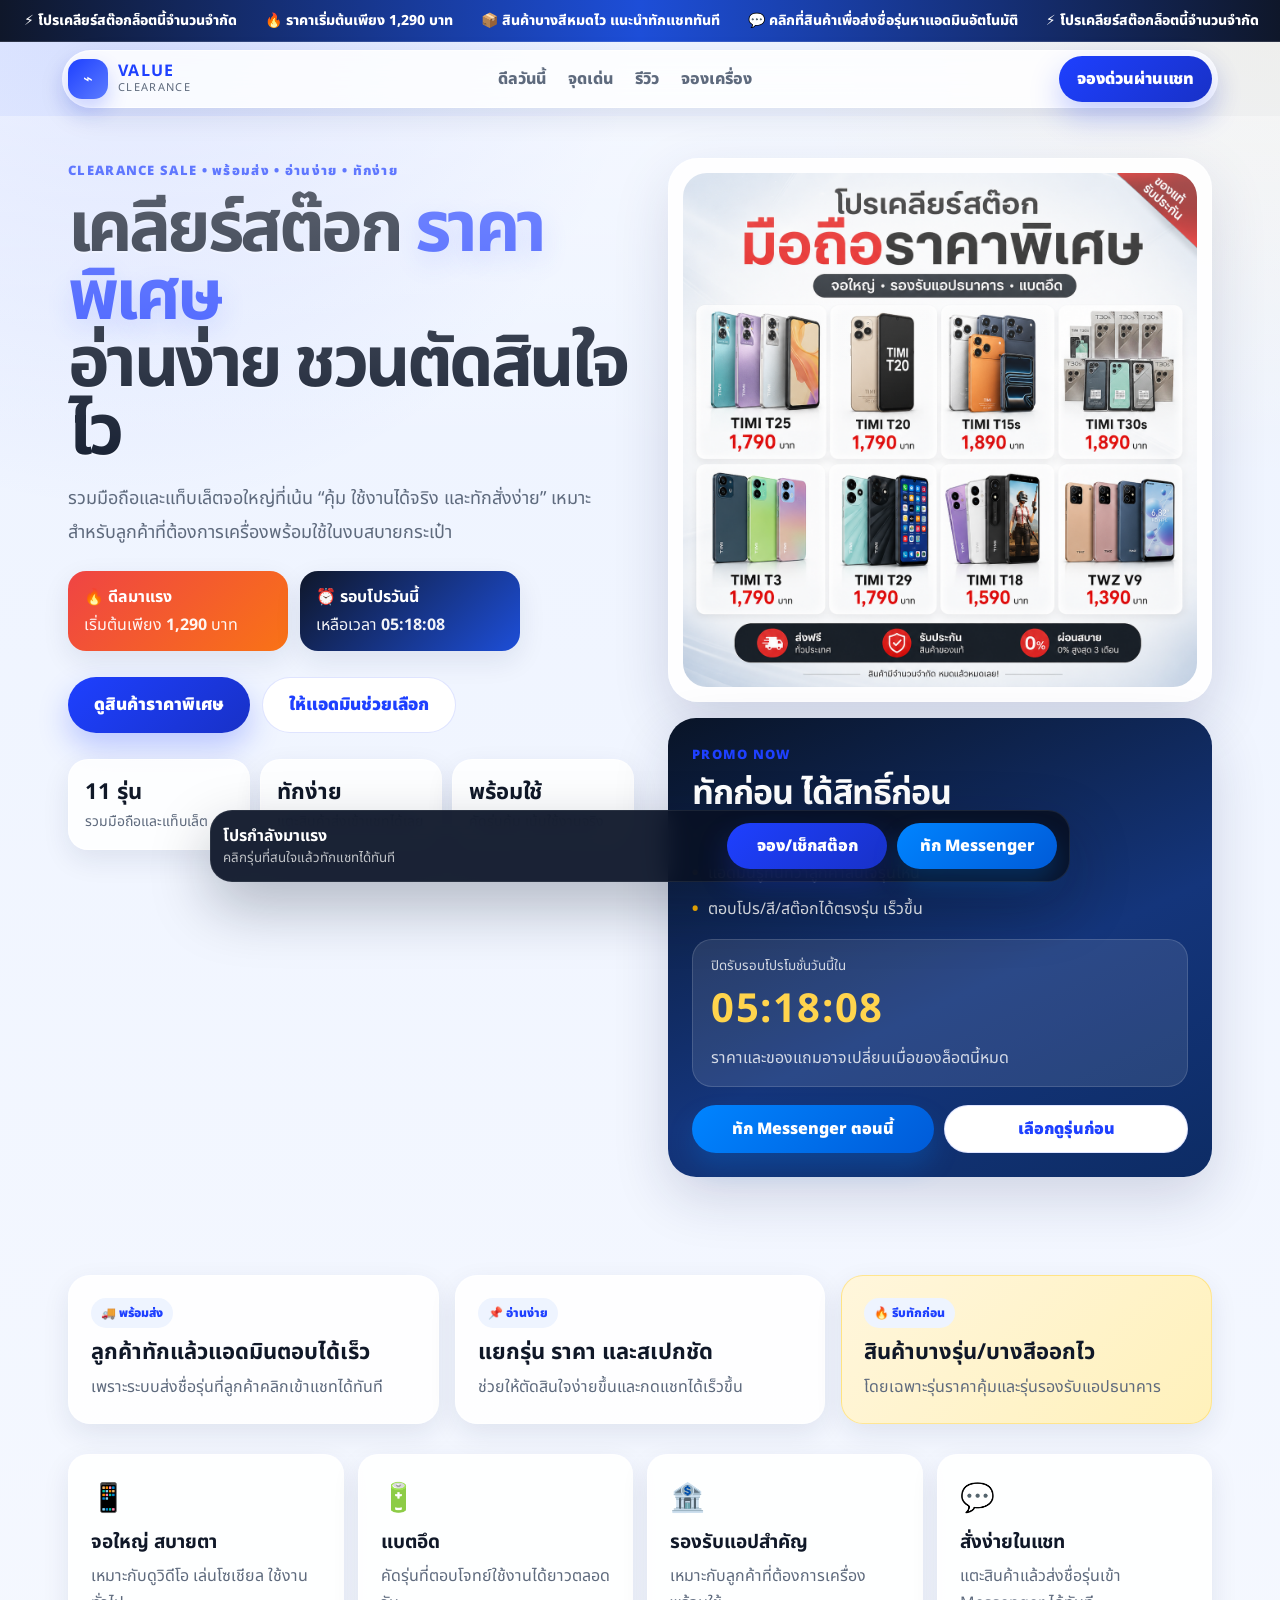
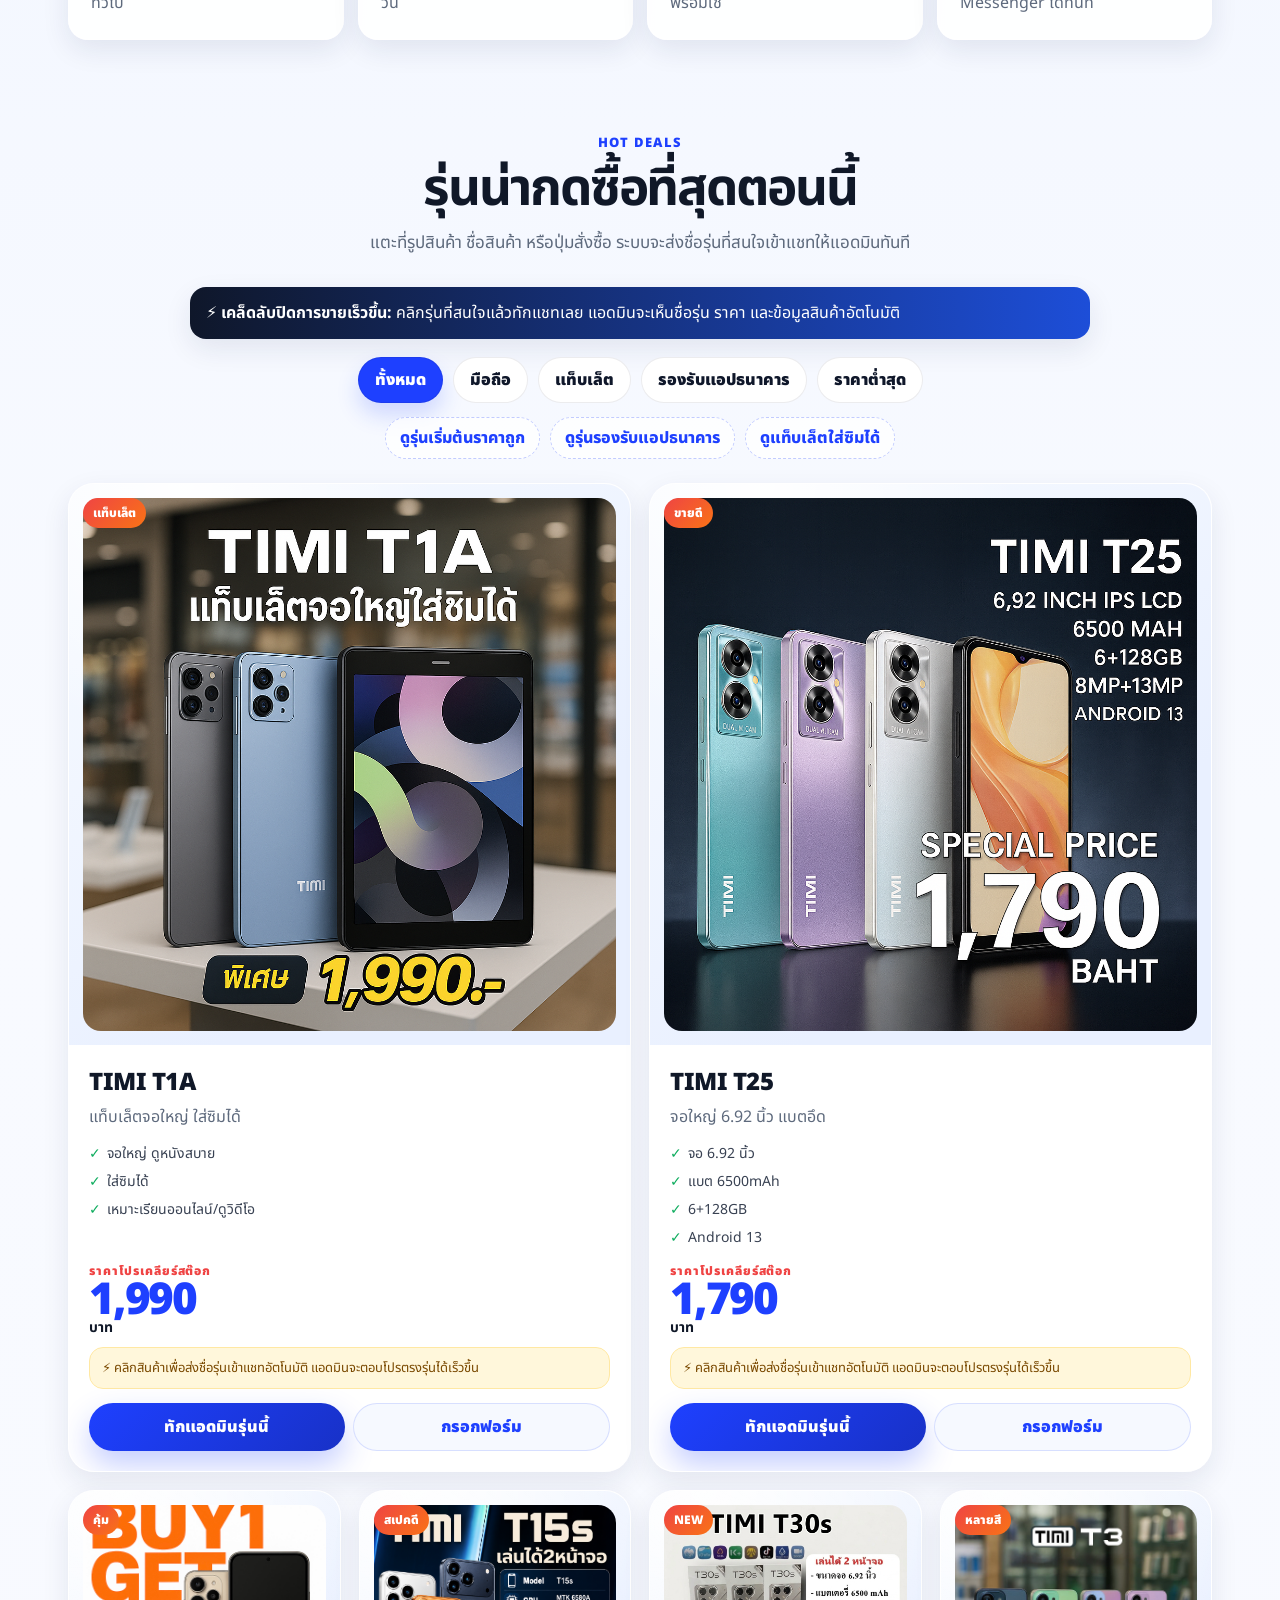
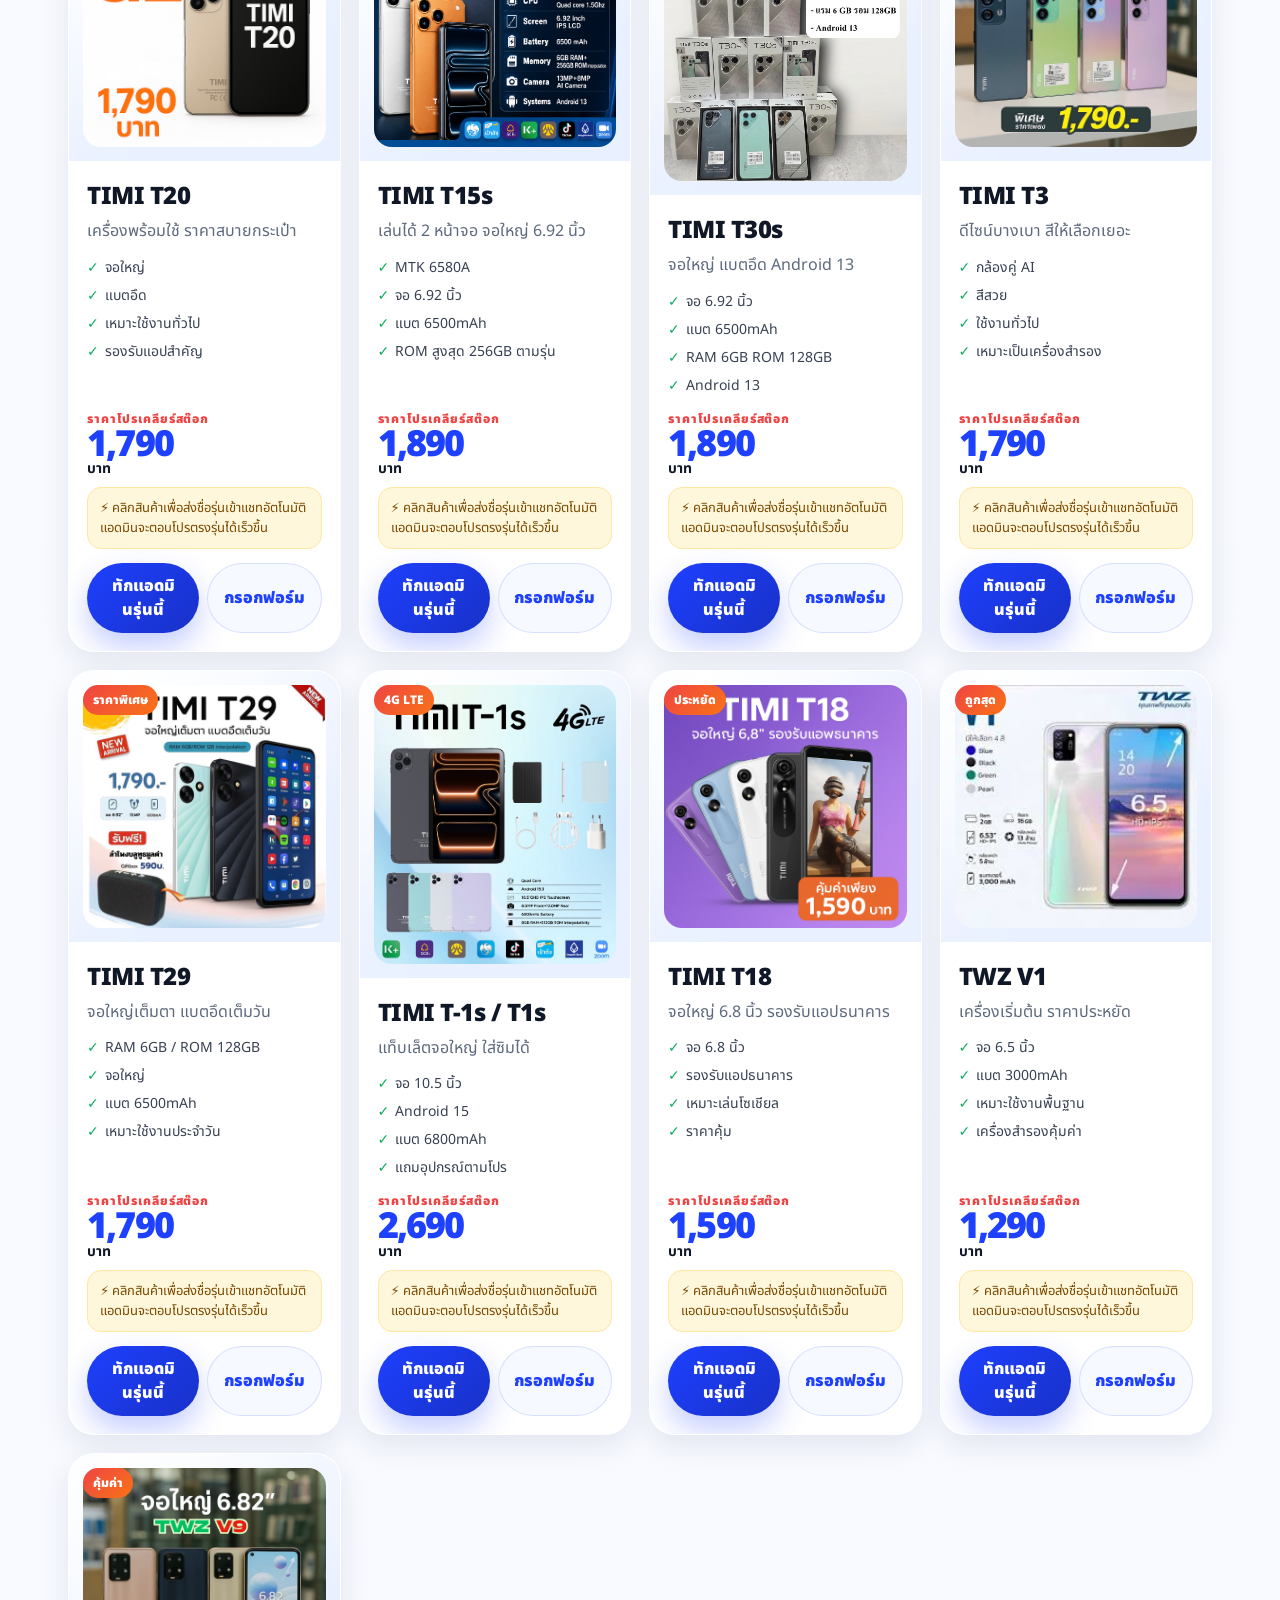
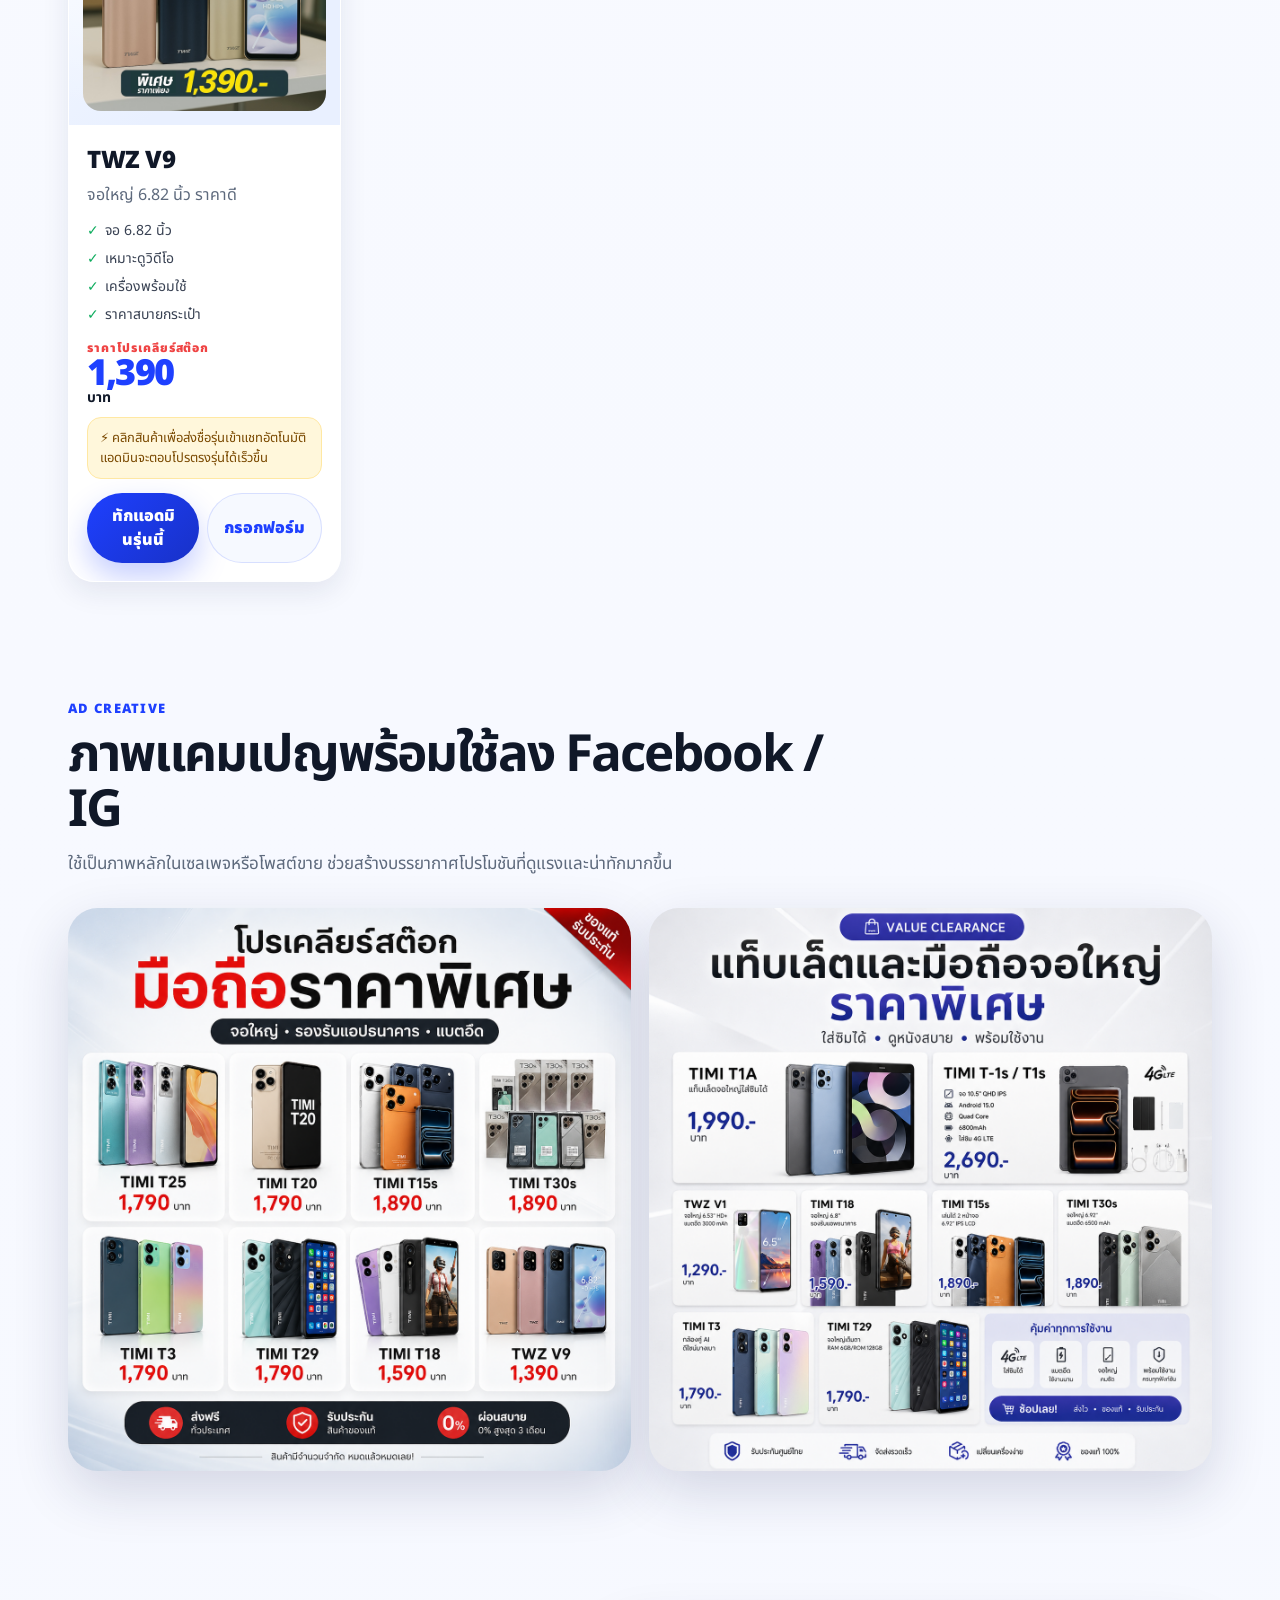
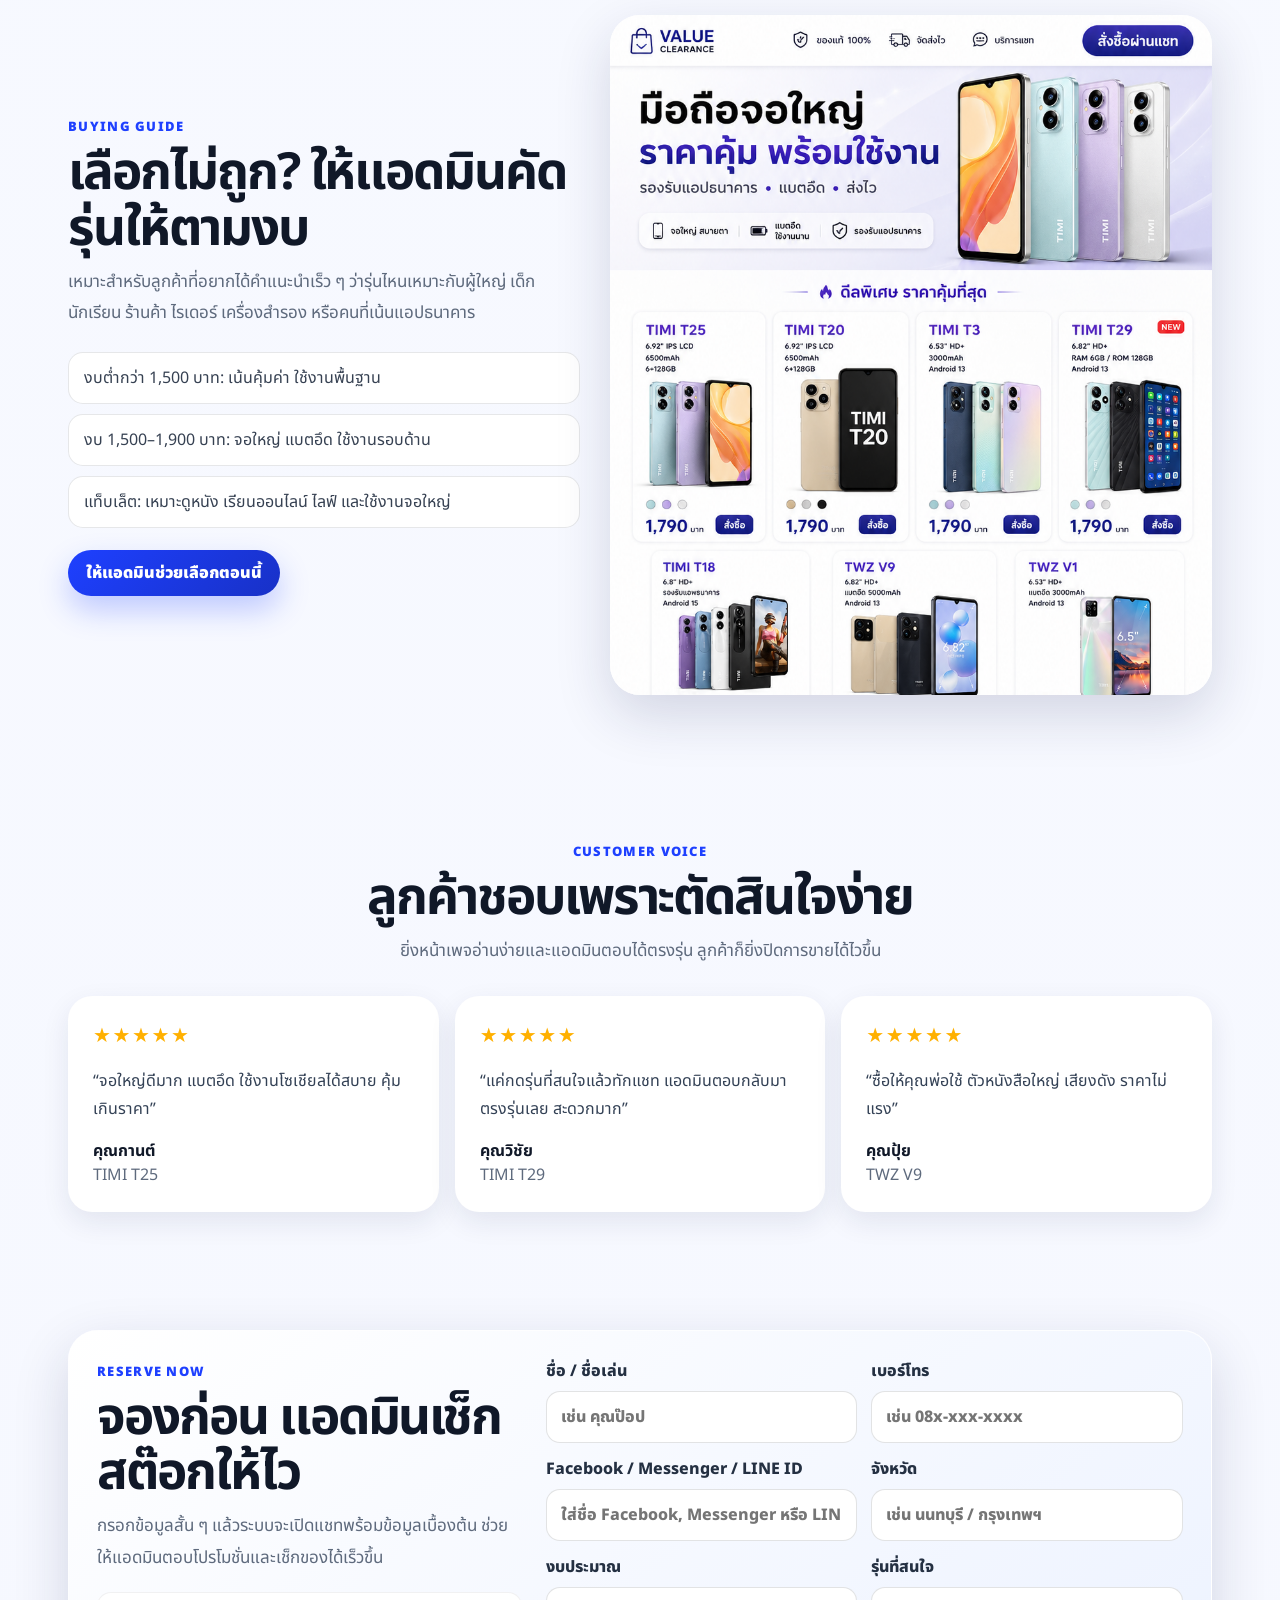
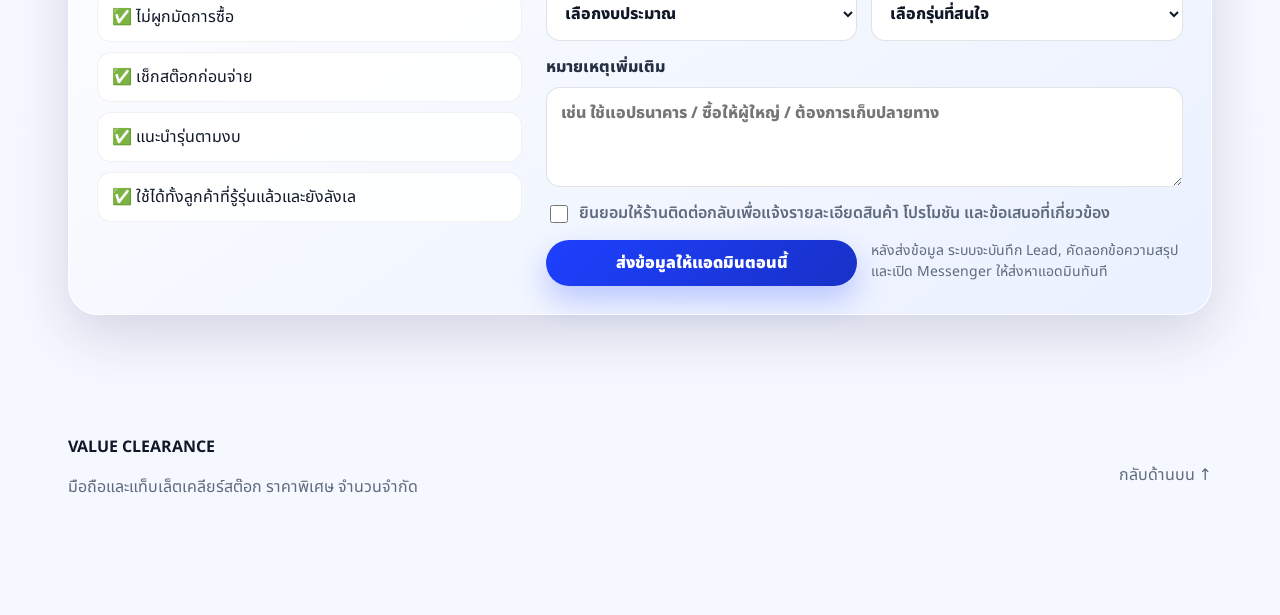
<file: index.html>
<!doctype html>
<html lang="th">
<head>
  <meta charset="utf-8" />
  <meta name="viewport" content="width=device-width, initial-scale=1" />
  <title>มือถือเคลียร์สต๊อก ราคาพิเศษ | VALUE CLEARANCE</title>
  <meta name="description" content="มือถือและแท็บเล็ตจอใหญ่ ราคาพิเศษ พร้อมใช้งาน รองรับแอปธนาคาร แบตอึด ส่งไว มีรับประกัน" />
  <meta property="og:title" content="มือถือเคลียร์สต๊อก ราคาพิเศษ" />
  <meta property="og:description" content="ดีลมือถือจอใหญ่ เริ่มต้น 1,290 บาท พร้อมใช้งาน ส่งไว รับประกัน" />
  <meta property="og:image" content="assets/campaign/phone-clearance-hero.png" />
  <meta property="og:type" content="website" />
  <link rel="preconnect" href="https://fonts.googleapis.com" />
  <link rel="preconnect" href="https://fonts.gstatic.com" crossorigin />
  <link href="https://fonts.googleapis.com/css2?family=Noto+Sans+Thai:wght@400;500;600;700;800;900&display=swap" rel="stylesheet" />
  <script src="config.js?v=20260520-pixel"></script>
  <script>
    // [Meta Pixel] เปลี่ยน Pixel ID ได้ที่ config.js > facebookPixelId; หากยังไม่พบให้คงค่า "" พร้อม TODO ไว้
    (function () {
      const pixelId = (window.SALES_PAGE_CONFIG?.facebookPixelId || "").trim();
      const isPixelReady = pixelId && !pixelId.includes("YOUR_");
      window.__META_PIXEL_READY__ = false;

      if (!isPixelReady) return;

      !function(f,b,e,v,n,t,s){if(f.fbq)return;n=f.fbq=function(){n.callMethod?
      n.callMethod.apply(n,arguments):n.queue.push(arguments)};if(!f._fbq)f._fbq=n;
      n.push=n;n.loaded=!0;n.version='2.0';n.queue=[];t=b.createElement(e);t.async=!0;
      t.src=v;s=b.getElementsByTagName(e)[0];s.parentNode.insertBefore(t,s)}(window,
      document,'script','https://connect.facebook.net/en_US/fbevents.js');

      fbq("init", pixelId);
      fbq("track", "PageView");
      window.__META_PIXEL_READY__ = true;
    })();
  </script>
  <link rel="stylesheet" href="styles.css" />
</head>
<body>
  <div class="announcement">
    <div class="announcement-track">
      <span>⚡ โปรเคลียร์สต๊อกล็อตนี้จำนวนจำกัด</span>
      <span>🔥 ราคาเริ่มต้นเพียง 1,290 บาท</span>
      <span>📦 สินค้าบางสีหมดไว แนะนำทักแชททันที</span>
      <span>💬 คลิกที่สินค้าเพื่อส่งชื่อรุ่นหาแอดมินอัตโนมัติ</span>
      <span>⚡ โปรเคลียร์สต๊อกล็อตนี้จำนวนจำกัด</span>
      <span>🔥 ราคาเริ่มต้นเพียง 1,290 บาท</span>
    </div>
  </div>

  <header class="site-header" id="top">
    <a class="brand" href="#top" aria-label="กลับด้านบน">
      <span class="brand-icon">⌁</span>
      <span>
        <strong>VALUE</strong>
        <small>CLEARANCE</small>
      </span>
    </a>
    <nav class="desktop-nav" aria-label="เมนูหลัก">
      <a href="#deals">ดีลวันนี้</a>
      <a href="#why">จุดเด่น</a>
      <a href="#reviews">รีวิว</a>
      <a href="#lead-form">จองเครื่อง</a>
    </nav>
    <button class="btn btn-primary" data-scroll-to="lead-form">จองด่วนผ่านแชท</button>
  </header>

  <main>
    <section class="hero-shell">
      <section class="hero section-pad">
        <div class="hero-copy">
          <span class="eyebrow">CLEARANCE SALE • พร้อมส่ง • อ่านง่าย • ทักง่าย</span>
          <h1>เคลียร์สต๊อก <span>ราคาพิเศษ</span><br />อ่านง่าย ชวนตัดสินใจไว</h1>
          <p>รวมมือถือและแท็บเล็ตจอใหญ่ที่เน้น “คุ้ม ใช้งานได้จริง และทักสั่งง่าย” เหมาะสำหรับลูกค้าที่ต้องการเครื่องพร้อมใช้ในงบสบายกระเป๋า</p>

          <div class="hero-alerts">
            <div class="hero-alert hot">
              <strong>🔥 ดีลมาแรง</strong>
              <span>เริ่มต้นเพียง <b id="heroMinPrice">1,290</b> บาท</span>
            </div>
            <div class="hero-alert warn">
              <strong>⏰ รอบโปรวันนี้</strong>
              <span>เหลือเวลา <b id="heroCountdown">--:--:--</b></span>
            </div>
          </div>

          <div class="hero-actions">
            <button class="btn btn-primary btn-lg pulse" data-scroll-to="deals">ดูสินค้าราคาพิเศษ</button>
            <button class="btn btn-ghost btn-lg" data-scroll-to="lead-form">ให้แอดมินช่วยเลือก</button>
          </div>

          <div class="trust-row" aria-label="จุดเด่นร้าน">
            <div><strong id="catalogCount">11 รุ่น</strong><span>รวมมือถือและแท็บเล็ต</span></div>
            <div><strong>ทักง่าย</strong><span>แตะสินค้าส่งเข้าแชทได้เลย</span></div>
            <div><strong>พร้อมใช้</strong><span>คัดรุ่นคุ้ม เน้นใช้งานจริง</span></div>
          </div>
        </div>

        <div class="hero-visual-wrap">
          <div class="hero-visual">
            <img src="assets/campaign/phone-clearance-hero.png" alt="ภาพโปรเคลียร์สต๊อกมือถือราคาพิเศษ" />
          </div>
          <aside class="hero-side-card">
            <span class="eyebrow">PROMO NOW</span>
            <h2>ทักก่อน ได้สิทธิ์ก่อน</h2>
            <ul class="rush-list">
              <li>คลิกที่รูปสินค้า → ระบบแนบชื่อรุ่นให้อัตโนมัติ</li>
              <li>แอดมินรู้ทันทีว่าลูกค้าสนใจรุ่นไหน</li>
              <li>ตอบโปร/สี/สต๊อกได้ตรงรุ่น เร็วขึ้น</li>
            </ul>
            <div class="countdown-card">
              <small>ปิดรับรอบโปรโมชั่นวันนี้ใน</small>
              <strong id="countdownText">--:--:--</strong>
              <span>ราคาและของแถมอาจเปลี่ยนเมื่อของล็อตนี้หมด</span>
            </div>
            <div class="side-card-actions">
              <a class="btn btn-messenger" id="heroLineBtn" href="#" target="_blank" rel="noopener" data-chat-general data-contact-location="hero-side">ทัก Messenger ตอนนี้</a>
              <button class="btn btn-ghost" data-scroll-to="deals">เลือกดูรุ่นก่อน</button>
            </div>
          </aside>
        </div>
      </section>
    </section>

    <section class="urgency-strip section-pad">
      <div class="urgency-card">
        <span>🚚 พร้อมส่ง</span>
        <strong>ลูกค้าทักแล้วแอดมินตอบได้เร็ว</strong>
        <p>เพราะระบบส่งชื่อรุ่นที่ลูกค้าคลิกเข้าแชทได้ทันที</p>
      </div>
      <div class="urgency-card">
        <span>📌 อ่านง่าย</span>
        <strong>แยกรุ่น ราคา และสเปกชัด</strong>
        <p>ช่วยให้ตัดสินใจง่ายขึ้นและกดแชทได้เร็วขึ้น</p>
      </div>
      <div class="urgency-card highlight">
        <span>🔥 รีบทักก่อน</span>
        <strong>สินค้าบางรุ่น/บางสีออกไว</strong>
        <p>โดยเฉพาะรุ่นราคาคุ้มและรุ่นรองรับแอปธนาคาร</p>
      </div>
    </section>

    <section class="benefit-strip" id="why">
      <article>
        <span class="icon">📱</span>
        <strong>จอใหญ่ สบายตา</strong>
        <p>เหมาะกับดูวิดีโอ เล่นโซเชียล ใช้งานทั่วไป</p>
      </article>
      <article>
        <span class="icon">🔋</span>
        <strong>แบตอึด</strong>
        <p>คัดรุ่นที่ตอบโจทย์ใช้งานได้ยาวตลอดวัน</p>
      </article>
      <article>
        <span class="icon">🏦</span>
        <strong>รองรับแอปสำคัญ</strong>
        <p>เหมาะกับลูกค้าที่ต้องการเครื่องพร้อมใช้</p>
      </article>
      <article>
        <span class="icon">💬</span>
        <strong>สั่งง่ายในแชท</strong>
        <p>แตะสินค้าแล้วส่งชื่อรุ่นเข้า Messenger ได้ทันที</p>
      </article>
    </section>

    <section class="section-pad" id="deals">
      <div class="section-head">
        <span class="eyebrow">HOT DEALS</span>
        <h2>รุ่นน่ากดซื้อที่สุดตอนนี้</h2>
        <p>แตะที่รูปสินค้า ชื่อสินค้า หรือปุ่มสั่งซื้อ ระบบจะส่งชื่อรุ่นที่สนใจเข้าแชทให้แอดมินทันที</p>
      </div>

      <div class="deal-notice">
        <div>
          <strong>⚡ เคล็ดลับปิดการขายเร็วขึ้น:</strong>
          คลิกรุ่นที่สนใจแล้วทักแชทเลย แอดมินจะเห็นชื่อรุ่น ราคา และข้อมูลสินค้าอัตโนมัติ
        </div>
      </div>

      <div class="toolbar" aria-label="ตัวกรองสินค้า">
        <button class="filter-btn is-active" data-filter="all">ทั้งหมด</button>
        <button class="filter-btn" data-filter="phone">มือถือ</button>
        <button class="filter-btn" data-filter="tablet">แท็บเล็ต</button>
        <button class="filter-btn" data-filter="banking">รองรับแอปธนาคาร</button>
        <button class="filter-btn" data-filter="lowest">ราคาต่ำสุด</button>
      </div>

      <div class="quick-picks">
        <button class="mini-chip" data-filter-shortcut="lowest">ดูรุ่นเริ่มต้นราคาถูก</button>
        <button class="mini-chip" data-filter-shortcut="banking">ดูรุ่นรองรับแอปธนาคาร</button>
        <button class="mini-chip" data-filter-shortcut="tablet">ดูแท็บเล็ตใส่ซิมได้</button>
      </div>

      <div class="product-grid" id="productGrid" aria-live="polite"></div>
    </section>

    <section class="campaign-preview section-pad">
      <div class="section-head align-left">
        <span class="eyebrow">AD CREATIVE</span>
        <h2>ภาพแคมเปญพร้อมใช้ลง Facebook / IG</h2>
        <p>ใช้เป็นภาพหลักในเซลเพจหรือโพสต์ขาย ช่วยสร้างบรรยากาศโปรโมชันที่ดูแรงและน่าทักมากขึ้น</p>
      </div>
      <div class="creative-grid">
        <img src="assets/campaign/phone-clearance-hero.png" alt="ภาพโฆษณาโปรเคลียร์สต๊อกมือถือ" />
        <img src="assets/campaign/tablet-clearance-hero.png" alt="ภาพโฆษณาแท็บเล็ตและมือถือจอใหญ่" />
      </div>
    </section>

    <section class="section-pad split-section">
      <div>
        <span class="eyebrow">BUYING GUIDE</span>
        <h2>เลือกไม่ถูก? ให้แอดมินคัดรุ่นให้ตามงบ</h2>
        <p>เหมาะสำหรับลูกค้าที่อยากได้คำแนะนำเร็ว ๆ ว่ารุ่นไหนเหมาะกับผู้ใหญ่ เด็กนักเรียน ร้านค้า ไรเดอร์ เครื่องสำรอง หรือคนที่เน้นแอปธนาคาร</p>
        <ul class="check-list">
          <li>งบต่ำกว่า 1,500 บาท: เน้นคุ้มค่า ใช้งานพื้นฐาน</li>
          <li>งบ 1,500–1,900 บาท: จอใหญ่ แบตอึด ใช้งานรอบด้าน</li>
          <li>แท็บเล็ต: เหมาะดูหนัง เรียนออนไลน์ ไลฟ์ และใช้งานจอใหญ่</li>
        </ul>
        <button class="btn btn-primary pulse" data-scroll-to="lead-form">ให้แอดมินช่วยเลือกตอนนี้</button>
      </div>
      <div class="preview-phone">
        <img src="assets/campaign/mobile-salespage-preview.png" alt="ตัวอย่างหน้าเซลเพจมือถือ" />
      </div>
    </section>

    <section class="reviews section-pad" id="reviews">
      <div class="section-head">
        <span class="eyebrow">CUSTOMER VOICE</span>
        <h2>ลูกค้าชอบเพราะตัดสินใจง่าย</h2>
        <p>ยิ่งหน้าเพจอ่านง่ายและแอดมินตอบได้ตรงรุ่น ลูกค้าก็ยิ่งปิดการขายได้ไวขึ้น</p>
      </div>
      <div class="review-grid">
        <article class="review-card">
          <div class="stars">★★★★★</div>
          <p>“จอใหญ่ดีมาก แบตอึด ใช้งานโซเชียลได้สบาย คุ้มเกินราคา”</p>
          <strong>คุณกานต์</strong><span>TIMI T25</span>
        </article>
        <article class="review-card">
          <div class="stars">★★★★★</div>
          <p>“แค่กดรุ่นที่สนใจแล้วทักแชท แอดมินตอบกลับมาตรงรุ่นเลย สะดวกมาก”</p>
          <strong>คุณวิชัย</strong><span>TIMI T29</span>
        </article>
        <article class="review-card">
          <div class="stars">★★★★★</div>
          <p>“ซื้อให้คุณพ่อใช้ ตัวหนังสือใหญ่ เสียงดัง ราคาไม่แรง”</p>
          <strong>คุณปุ้ย</strong><span>TWZ V9</span>
        </article>
      </div>
    </section>

    <section class="lead-section section-pad" id="lead-form">
      <div class="lead-card">
        <div class="lead-copy">
          <span class="eyebrow">RESERVE NOW</span>
          <h2>จองก่อน แอดมินเช็กสต๊อกให้ไว</h2>
          <p>กรอกข้อมูลสั้น ๆ แล้วระบบจะเปิดแชทพร้อมข้อมูลเบื้องต้น ช่วยให้แอดมินตอบโปรโมชั่นและเช็กของได้เร็วขึ้น</p>
          <div class="mini-benefits">
            <span>✅ ไม่ผูกมัดการซื้อ</span>
            <span>✅ เช็กสต๊อกก่อนจ่าย</span>
            <span>✅ แนะนำรุ่นตามงบ</span>
            <span>✅ ใช้ได้ทั้งลูกค้าที่รู้รุ่นแล้วและยังลังเล</span>
          </div>
        </div>
        <form class="lead-form" id="customerLeadForm">
          <label>ชื่อ / ชื่อเล่น
            <input type="text" name="name" placeholder="เช่น คุณป๊อป" required />
          </label>
          <label>เบอร์โทร
            <input type="tel" name="phone" placeholder="เช่น 08x-xxx-xxxx" required />
          </label>
          <label>Facebook / Messenger / LINE ID
            <input type="text" name="line" placeholder="ใส่ชื่อ Facebook, Messenger หรือ LINE ID ถ้ามี" />
          </label>
          <label>จังหวัด
            <input type="text" name="province" placeholder="เช่น นนทบุรี / กรุงเทพฯ" />
          </label>
          <label>งบประมาณ
            <select name="budget">
              <option value="">เลือกงบประมาณ</option>
              <option value="ไม่เกิน 1,500 บาท">ไม่เกิน 1,500 บาท</option>
              <option value="1,500 - 1,900 บาท">1,500 - 1,900 บาท</option>
              <option value="2,000 - 3,000 บาท">2,000 - 3,000 บาท</option>
              <option value="ยังไม่แน่ใจ ให้แอดมินแนะนำ">ยังไม่แน่ใจ ให้แอดมินแนะนำ</option>
            </select>
          </label>
          <label>รุ่นที่สนใจ
            <select name="product" id="productSelect">
              <option value="">เลือกรุ่นที่สนใจ</option>
            </select>
          </label>
          <label class="full">หมายเหตุเพิ่มเติม
            <textarea name="note" rows="3" placeholder="เช่น ใช้แอปธนาคาร / ซื้อให้ผู้ใหญ่ / ต้องการเก็บปลายทาง"></textarea>
          </label>
          <label class="consent full">
            <input type="checkbox" required />
            <span>ยินยอมให้ร้านติดต่อกลับเพื่อแจ้งรายละเอียดสินค้า โปรโมชัน และข้อเสนอที่เกี่ยวข้อง</span>
          </label>
          <button class="btn btn-primary full pulse" type="submit">ส่งข้อมูลให้แอดมินตอนนี้</button>
          <p class="form-note" id="formNote">หลังส่งข้อมูล ระบบจะบันทึก Lead, คัดลอกข้อความสรุป และเปิด Messenger ให้ส่งหาแอดมินทันที</p>
        </form>
      </div>
    </section>
  </main>

  <footer class="site-footer">
    <div>
      <strong>VALUE CLEARANCE</strong>
      <p>มือถือและแท็บเล็ตเคลียร์สต๊อก ราคาพิเศษ จำนวนจำกัด</p>
    </div>
    <a href="#top">กลับด้านบน ↑</a>
  </footer>

  <div class="sticky-cta" role="region" aria-label="ปุ่มสั่งซื้อด่วน">
    <div class="sticky-copy">
      <strong>โปรกำลังมาแรง</strong>
      <small>คลิกรุ่นที่สนใจแล้วทักแชทได้ทันที</small>
    </div>
    <button class="btn btn-primary" data-scroll-to="lead-form">จอง/เช็กสต๊อก</button>
    <a class="btn btn-messenger" id="lineCta" href="#" target="_blank" rel="noopener" data-chat-general data-contact-location="sticky">ทัก Messenger</a>
  </div>

  <script src="script.js?v=20260519-root-config"></script>
</body>
</html>
</file>
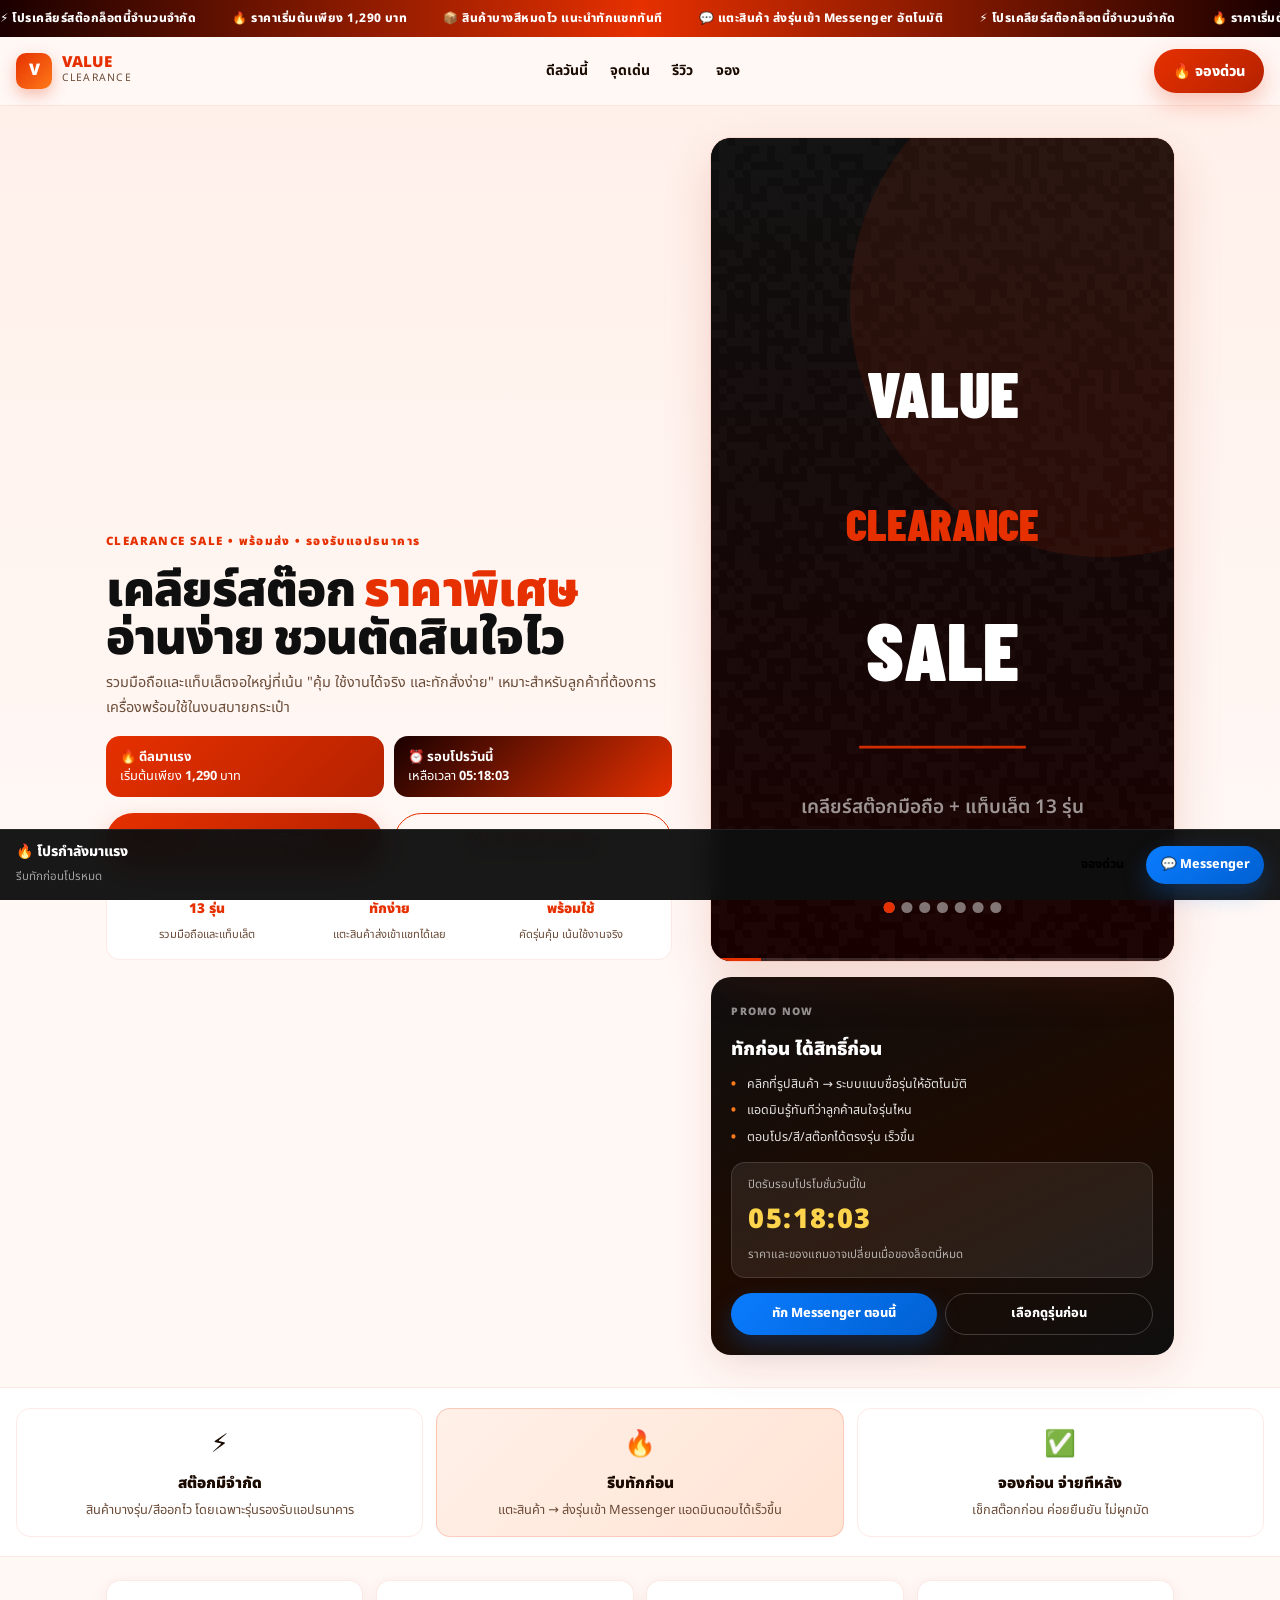
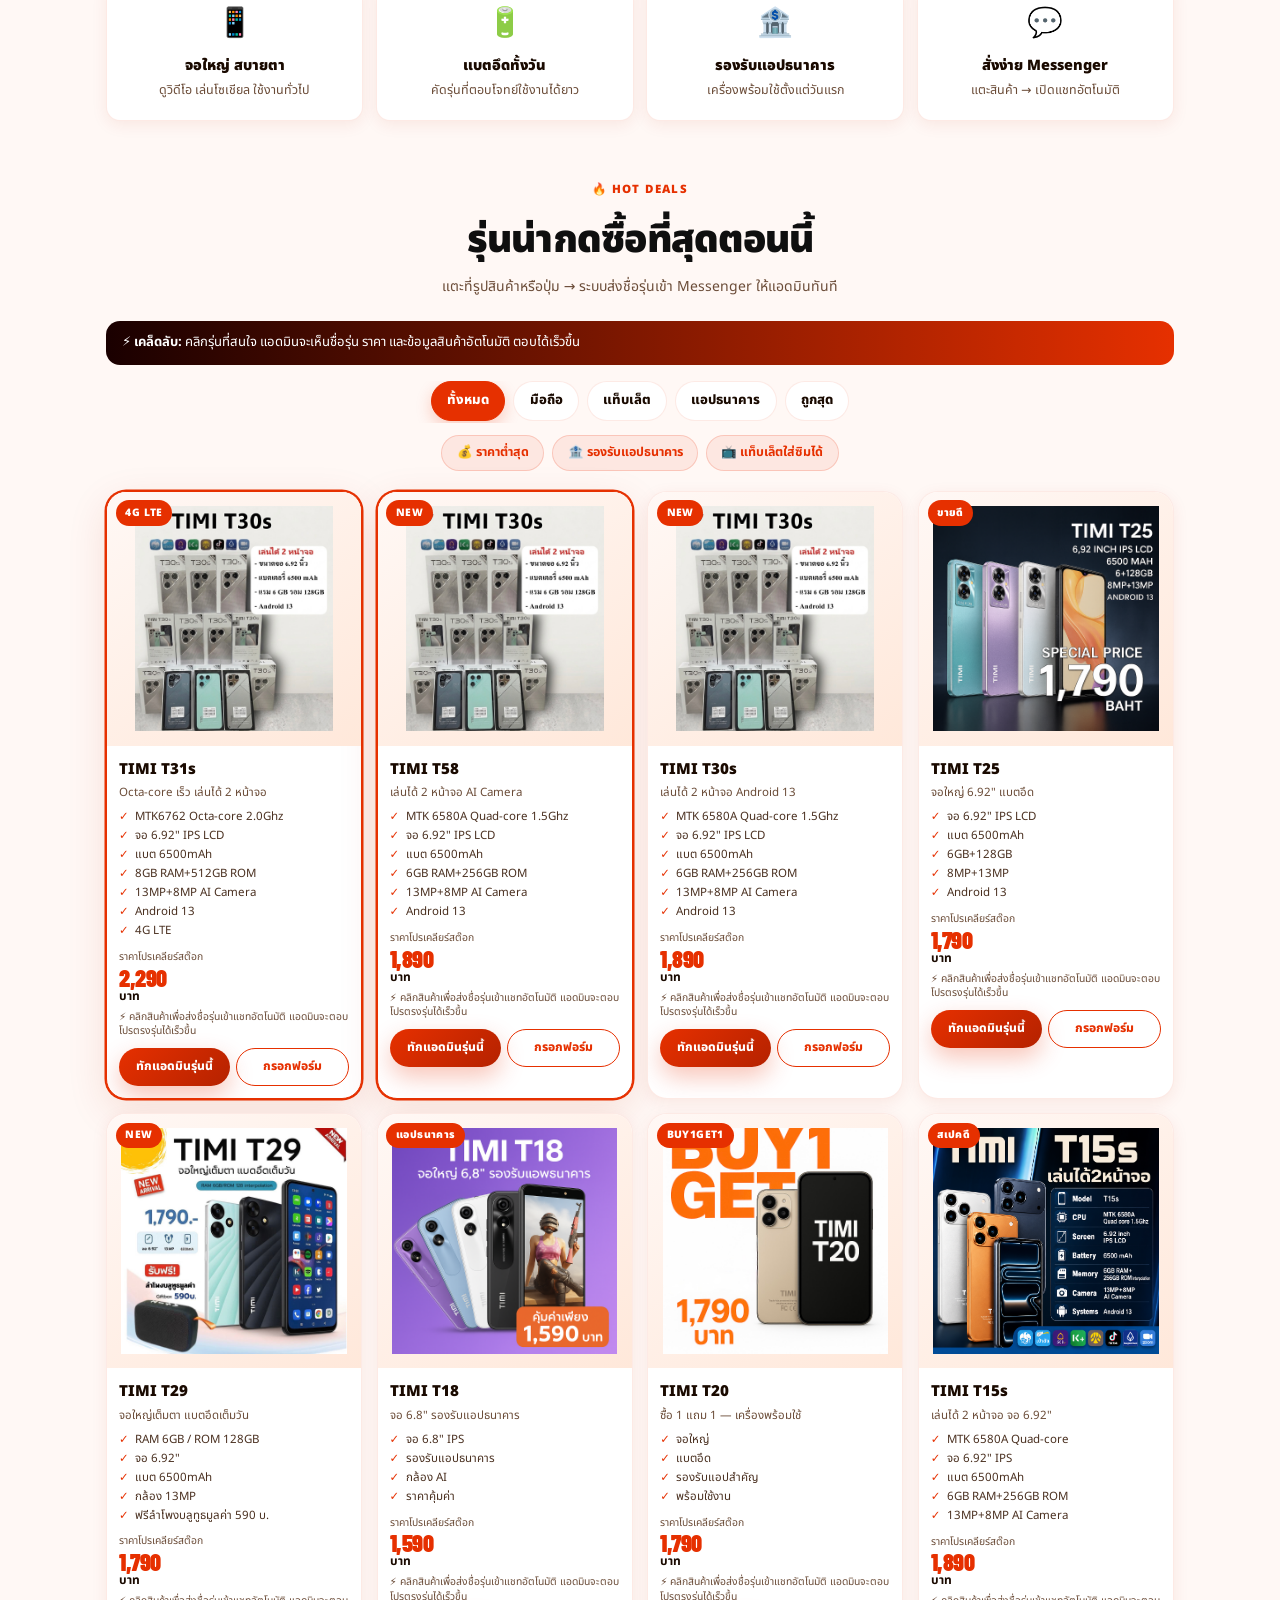
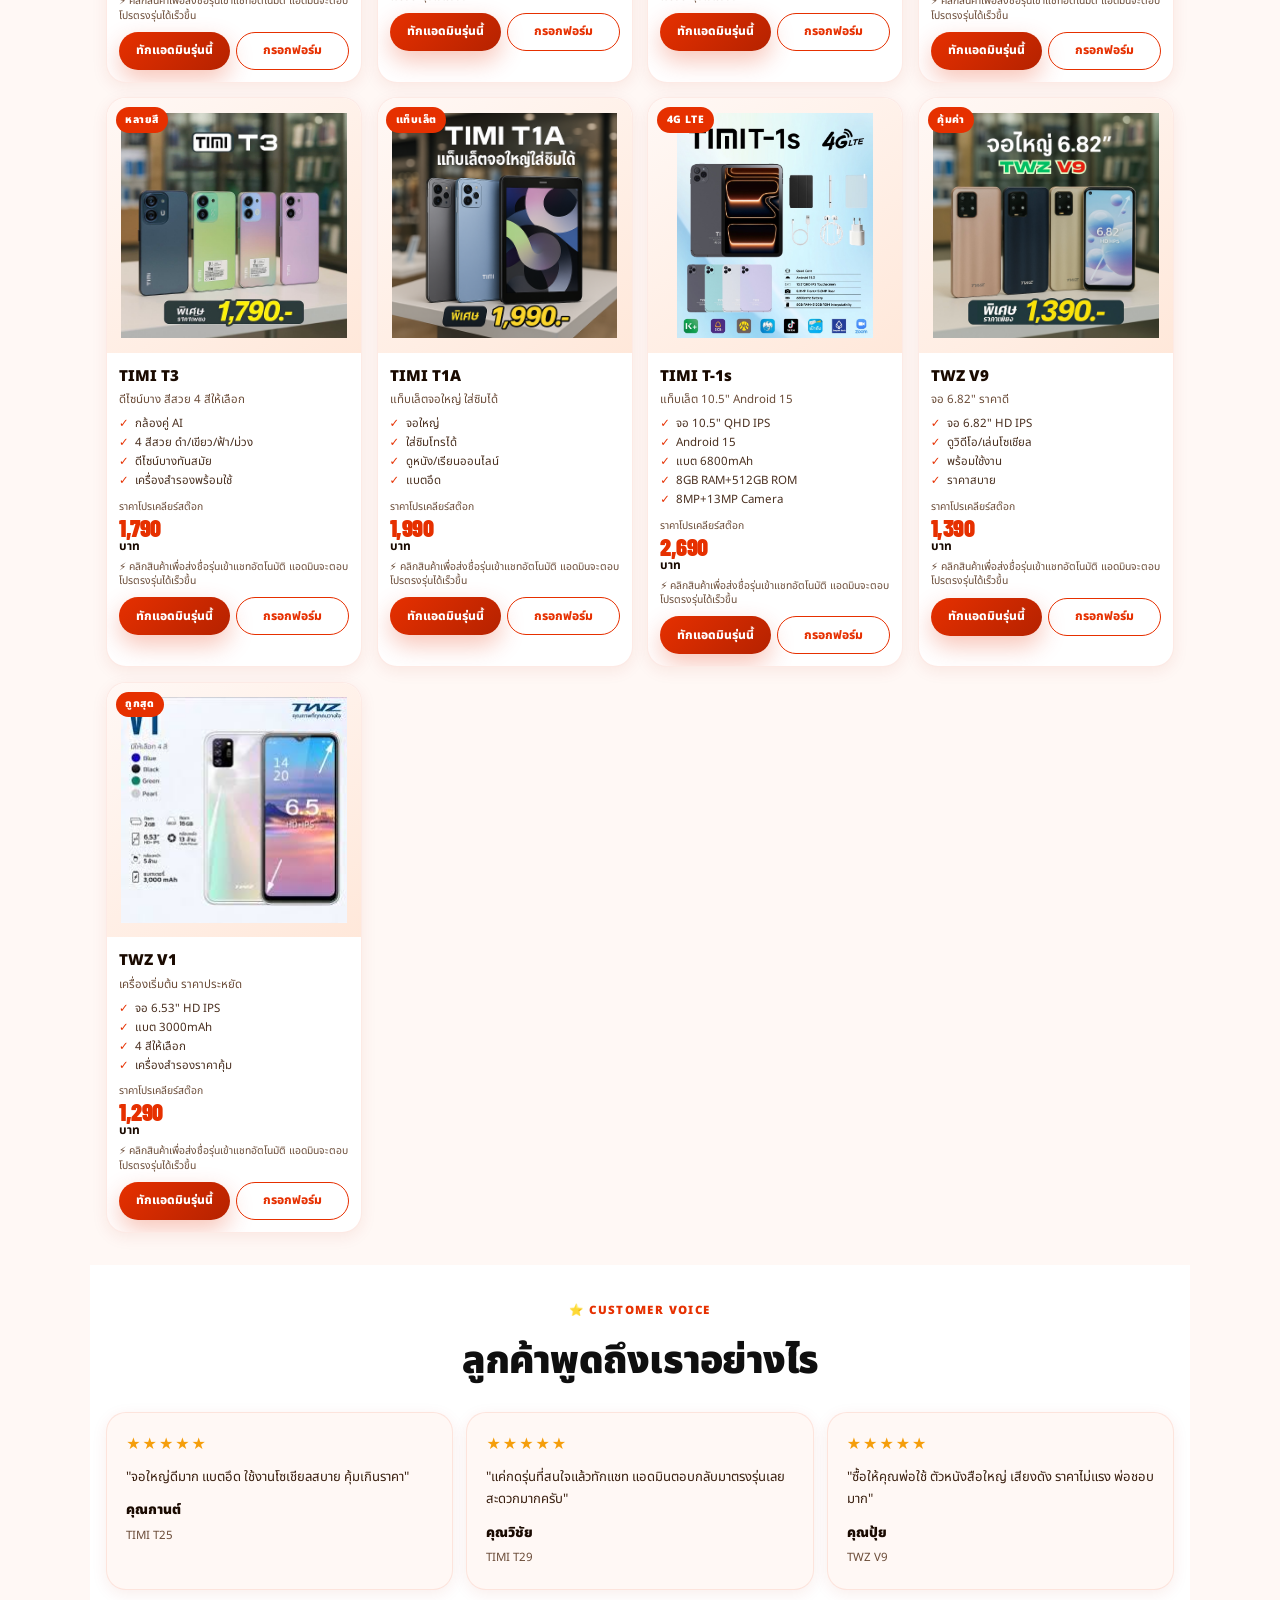
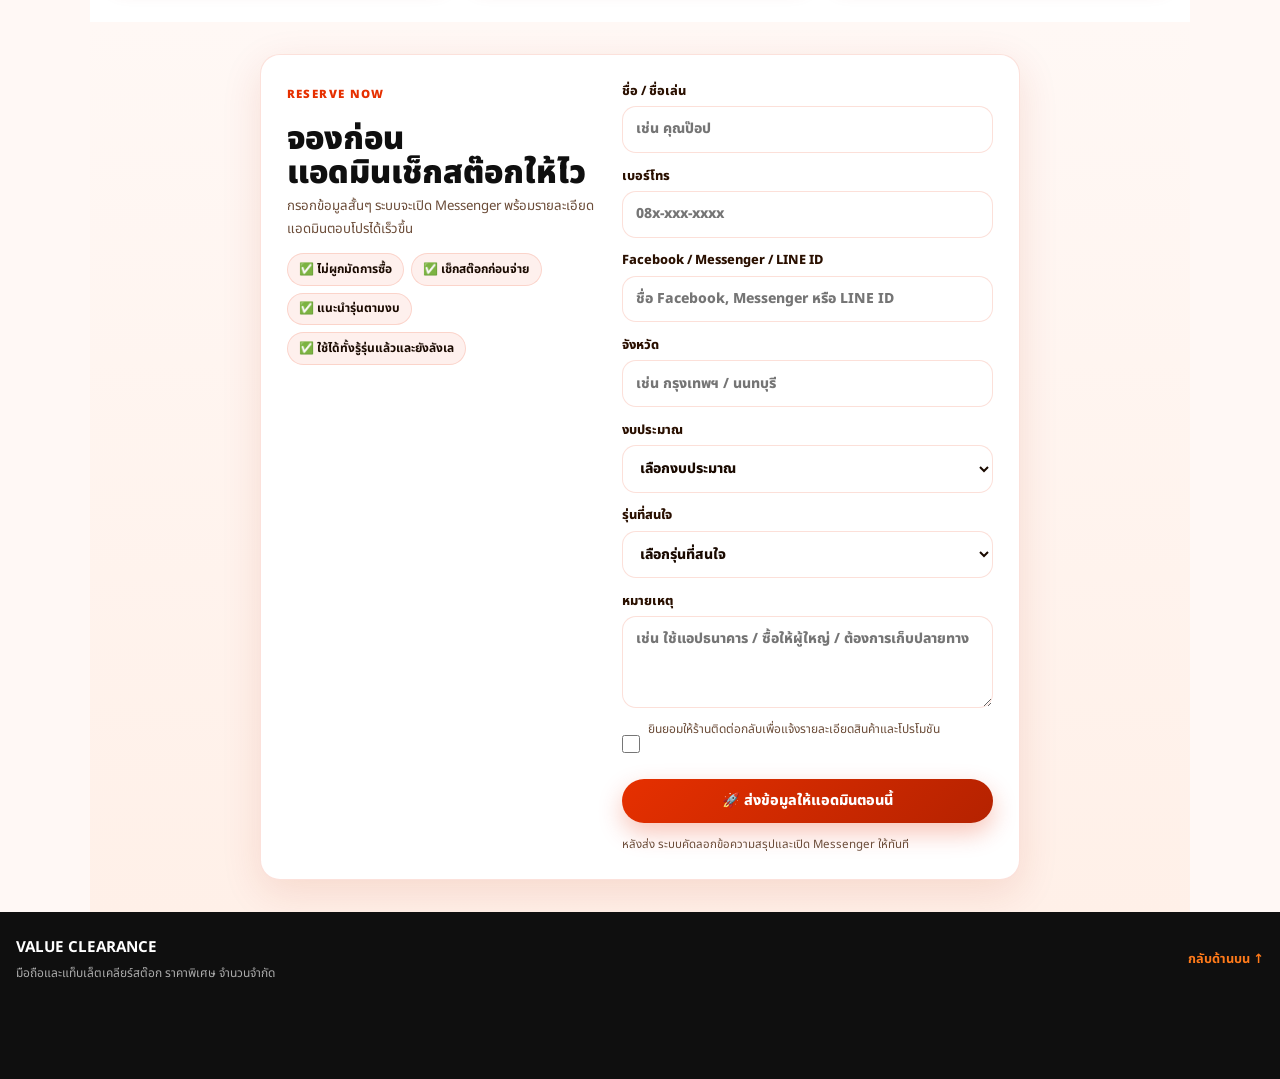
<file: timi-clearance-v5/index.html>
<!doctype html>
<html lang="th">
<head>
  <meta charset="utf-8"/>
  <meta name="viewport" content="width=device-width, initial-scale=1"/>
  <title>มือถือเคลียร์สต๊อก ราคาพิเศษ | VALUE CLEARANCE</title>
  <meta name="description" content="มือถือและแท็บเล็ตจอใหญ่ ราคาพิเศษ พร้อมใช้งาน รองรับแอปธนาคาร แบตอึด ส่งไว มีรับประกัน"/>
  <meta property="og:title" content="มือถือเคลียร์สต๊อก ราคาพิเศษ"/>
  <meta property="og:description" content="ดีลมือถือจอใหญ่ เริ่มต้น 1,290 บาท"/>
  <meta property="og:image" content="../assets/campaign/phone-clearance-hero.png"/>
  <meta property="og:type" content="website"/>
  <link rel="preconnect" href="https://fonts.googleapis.com"/>
  <link rel="preconnect" href="https://fonts.gstatic.com" crossorigin/>
  <link href="https://fonts.googleapis.com/css2?family=Noto+Sans+Thai:wght@400;600;700;800;900&family=Barlow+Condensed:wght@700;800;900&display=swap" rel="stylesheet"/>
  <script>
/*
  แก้ค่าตรงนี้ก่อนอัปขึ้น GitHub Pages

  สิ่งที่เพิ่มในเวอร์ชันนี้:
  - Messenger ถูกตั้งเป็นช่องทางหลักของ Sale Page
  - เมื่อกดสินค้า/ปุ่มทักแชท ระบบจะเปิด Messenger พร้อม ref ของรุ่น/แหล่งที่มา
  - ระบบจะคัดลอกข้อความสรุป Lead หรือข้อมูลสินค้าไว้ให้ลูกค้าวางในแชทอีกชั้นหนึ่ง
  - ระบบรองรับการส่งข้อมูลไป Google Apps Script Web App เพื่อเก็บลง Google Sheets
  - Meta Pixel ถูกฝังใน <head> และยิง ViewContent, Lead, Contact ตามพฤติกรรมลูกค้า

  วิธีตั้งค่าแบบเร็ว:
  1) Messenger หลักของร้าน:
     preferredChat: "messenger"
     messengerUrl: "https://m.me/170306732996781"
     messengerPageIdOrUsername: "170306732996781"

  2) Meta Pixel:
     facebookPixelId: "2148830368772020"

  3) Google Sheets:
     googleSheetsUrl: "วาง URL ของ Google Apps Script Web App ที่นี่"
     googleSheets.enabled: true
     googleSheets.webAppUrl: "วาง URL ของ Google Apps Script Web App ที่นี่"
*/
window.SALES_PAGE_CONFIG = {
  shopName: "VALUE CLEARANCE",
  tagline: "มือถือจอใหญ่ ราคาคุ้ม พร้อมใช้งาน",

  // [Chat Channel] เลือกช่องทางหลักเมื่อกดสินค้า: "messenger" คือค่าแนะนำสำหรับหน้านี้
  preferredChat: "messenger",

  // [LINE Fallback] เก็บไว้เป็นช่องทางสำรอง หากอนาคตต้องกลับไปใช้ LINE OA
  lineUrl: "https://line.me/R/ti/p/@YOUR_LINE_OA",
  lineOaId: "@YOUR_LINE_OA",
  // ถ้ามีลิงก์ LINE OA แบบพิเศษ สามารถใส่เองได้ เช่น https://line.me/R/oaMessage/%40YOUR_LINE_OA/
  // ระบบจะเติมข้อความตามหลัง ? ให้อัตโนมัติ
  lineOaMessageBase: "",

  // [Messenger] ลิงก์หลักของเพจ Facebook ที่ใช้รับ Lead จาก Sale Page
  messengerUrl: "https://m.me/170306732996781",
  messengerPageIdOrUsername: "170306732996781",

  phone: "YOUR_PHONE_NUMBER",
  // [Meta Pixel] Pixel ID จาก Meta Events Manager: พิกเซลของ Akharawat Vej
  facebookPixelId: "2148830368772020",

  // [Messenger Automation] true = คัดลอกข้อความสรุปไว้ให้ลูกค้าวางใน Messenger เพราะ m.me ไม่รองรับ prefill ข้อความยาวโดยตรง
  autoCopyMessage: true,

  // [Google Sheets] Web App URL จาก Apps Script สำหรับบันทึก Lead เข้า Google Sheets
  googleSheetsUrl: "https://script.google.com/macros/s/AKfycbyaj0XPTR7laRkSAHMVWZaZtSeGnejkvhW45q8i0pRAoW2O400bATjP-mih1FFodAeHwA/exec",

  googleSheets: {
    // [Google Sheets] true = เปิดการส่งข้อมูลฟอร์มไป Google Sheets แบบเบื้องหลัง
    enabled: true,
    // [Google Sheets] วาง URL ที่ได้จาก Deploy > Web app เช่น https://script.google.com/macros/s/XXXXX/exec
    webAppUrl: "https://script.google.com/macros/s/AKfycbyaj0XPTR7laRkSAHMVWZaZtSeGnejkvhW45q8i0pRAoW2O400bATjP-mih1FFodAeHwA/exec"
  }
};

</script>
  <script>
    (function(){
      const pid=(window.SALES_PAGE_CONFIG?.facebookPixelId||"").trim();
      const ok=pid&&!pid.includes("YOUR_");
      window.__META_PIXEL_READY__=false;
      if(!ok)return;
      !function(f,b,e,v,n,t,s){if(f.fbq)return;n=f.fbq=function(){n.callMethod?n.callMethod.apply(n,arguments):n.queue.push(arguments)};if(!f._fbq)f._fbq=n;n.push=n;n.loaded=!0;n.version='2.0';n.queue=[];t=b.createElement(e);t.async=!0;t.src=v;s=b.getElementsByTagName(e)[0];s.parentNode.insertBefore(t,s)}(window,document,'script','https://connect.facebook.net/en_US/fbevents.js');
      fbq("init",pid);fbq("track","PageView");window.__META_PIXEL_READY__=true;
    })();
  </script>
  <style>
/* ═══════════════════════════════════════════
   VALUE CLEARANCE — Mobile-First Sales Page
   Theme: Black / Red / Orange
   ═══════════════════════════════════════════ */

*, *::before, *::after { box-sizing: border-box; margin: 0; padding: 0; }

:root {
  --red:    #e63000;
  --red2:   #b52200;
  --orange: #ff7a1a;
  --dark:   #0f0f0f;
  --ink:    #1a0a00;
  --muted:  #6b4c38;
  --card:   #ffffff;
  --border: rgba(230,48,0,.10);
  --bg:     #fff8f5;
  --shadow: 0 12px 40px rgba(180,40,0,.12);
  --shadow-sm: 0 4px 16px rgba(180,40,0,.08);
  --radius: 20px;
  --radius-sm: 14px;
  --r: 999px;
}

html { scroll-behavior: smooth; }

body {
  font-family: "Noto Sans Thai", system-ui, sans-serif;
  background: var(--bg);
  color: var(--ink);
  line-height: 1.6;
  overflow-x: hidden;
}

img { display: block; max-width: 100%; }
a { color: inherit; text-decoration: none; }
button { cursor: pointer; font: inherit; border: none; background: none; }

/* ── TICKER ── */
.ticker { background: linear-gradient(90deg,#1a0000,#e63000,#1a0000); overflow: hidden; padding: 9px 0; }
.ticker-track {
  display: flex; gap: 36px; white-space: nowrap; min-width: max-content;
  animation: ticker-slide 22s linear infinite;
  font-size: .75rem; font-weight: 800; color: #fff; letter-spacing: .04em;
}
@keyframes ticker-slide { from{transform:translateX(0)} to{transform:translateX(-50%)} }

/* ── HEADER ── */
.site-header {
  position: sticky; top: 0; z-index: 100;
  display: flex; align-items: center; justify-content: space-between; gap: 12px;
  padding: .75rem 1rem;
  background: rgba(255,248,245,.92); backdrop-filter: blur(14px);
  border-bottom: 1px solid var(--border);
}
.brand { display: flex; align-items: center; gap: .6rem; }
.brand-icon {
  width: 36px; height: 36px; border-radius: 10px; display: grid; place-items: center;
  background: linear-gradient(135deg,var(--red),var(--orange));
  font-size: 1rem; font-weight: 900; color: #fff;
  box-shadow: 0 6px 16px rgba(230,48,0,.3);
}
.brand strong { display: block; font-size: .95rem; font-weight: 900; color: var(--red); line-height: 1; }
.brand small  { display: block; font-size: .65rem; color: var(--muted); letter-spacing: .12em; }
.desktop-nav { display: none; }
@media(min-width:700px){ .desktop-nav{display:flex;gap:1.4rem;} .desktop-nav a{font-size:.875rem;font-weight:700;color:var(--ink);} .desktop-nav a:hover{color:var(--red);} }

/* ── BUTTONS ── */
.btn { display: inline-flex; align-items: center; justify-content: center; gap: .4rem; border-radius: var(--r); font-weight: 800; white-space: nowrap; transition: transform .15s, filter .15s; min-height: 44px; padding: .6rem 1.2rem; font-size: .9rem; }
.btn:hover { transform: translateY(-2px); filter: brightness(1.06); }
.btn:active { transform: scale(.97); }

.btn-primary  { background: linear-gradient(135deg,var(--red),var(--red2)); color: #fff; box-shadow: 0 10px 24px rgba(230,48,0,.28); }
.btn-fire     { background: linear-gradient(135deg,var(--red),var(--red2)); color: #fff; box-shadow: 0 10px 24px rgba(230,48,0,.28); animation: pulse-btn 1.9s ease-in-out infinite; }
.btn-fire-sm  { background: linear-gradient(135deg,var(--red),var(--red2)); color: #fff; padding: .5rem 1rem; font-size: .8rem; min-height: 36px; }
.btn-messenger{ background: linear-gradient(135deg,#0a7cff,#0060d1); color: #fff; box-shadow: 0 10px 24px rgba(10,124,255,.25); }
.btn-ghost    { background: transparent; color: var(--red); border: 1.5px solid var(--red); }
.btn-ghost:hover{ background: rgba(230,48,0,.06); }
.btn-lg       { padding: .85rem 1.8rem; font-size: 1rem; min-height: 52px; }
.btn-sm       { padding: .5rem .9rem; font-size: .78rem; min-height: 38px; }

@keyframes pulse-btn {
  0%,100%{ box-shadow: 0 10px 24px rgba(230,48,0,.28); }
  50%{ box-shadow: 0 10px 36px rgba(230,48,0,.55); }
}

/* ── VIDEO HERO ── */
/* ── HERO (original two-column layout) ── */
.hero-shell {
  background: linear-gradient(180deg,#fff0ea 0%,#fff8f5 60%,#fff8f5 100%);
}
.hero {
  display: grid; grid-template-columns: 1fr;
  gap: 1.6rem; align-items: start;
}
@media(min-width:900px){
  .hero { grid-template-columns: 1.1fr 0.9fr; gap: 2.4rem; align-items: center; }
}

.hero-copy .eyebrow { color: var(--red); font-size: .72rem; letter-spacing: .12em; font-weight: 900; text-transform: uppercase; display: block; margin-bottom: .7rem; }
.hero-copy h1 {
  font-family: "Barlow Condensed","Noto Sans Thai",sans-serif;
  font-size: clamp(2rem,8vw,3rem); font-weight: 900; line-height: 1.0;
  text-transform: uppercase; letter-spacing: -.02em; color: #0f0f0f; margin-bottom: .7rem;
}
.hero-copy h1 span { color: var(--red); }
.hero-copy > p { font-size: .9rem; color: var(--muted); line-height: 1.75; margin-bottom: 1rem; }

.hero-alerts { display: flex; gap: .6rem; flex-wrap: wrap; margin-bottom: 1rem; }
.hero-alert {
  flex: 1; min-width: 140px; border-radius: var(--radius-sm);
  padding: .7rem .9rem; color: #fff; font-size: .8rem; line-height: 1.4;
}
.hero-alert strong { display: block; font-size: .82rem; margin-bottom: 2px; }
.hero-alert.hot  { background: linear-gradient(135deg,#e63000,#b52200); }
.hero-alert.warn { background: linear-gradient(135deg,#1a0000,#e63000); }

.hero-actions { display: flex; gap: .7rem; flex-wrap: wrap; margin-bottom: 1.1rem; }
.hero-actions .btn { flex: 1; min-width: 130px; }

.trust-row {
  display: flex; gap: .5rem; flex-wrap: wrap;
  padding: .8rem; background: #fff;
  border-radius: var(--radius-sm); border: 1px solid var(--border);
}
.trust-row div { flex: 1; min-width: 80px; text-align: center; }
.trust-row strong { display: block; font-size: .85rem; font-weight: 900; color: var(--red); }
.trust-row span   { font-size: .7rem; color: var(--muted); }

/* right column */
.hero-visual-wrap { display: flex; flex-direction: column; gap: 1rem; }

/* video slot — replaces campaign image */
.hero-video-slot {
  position: relative; border-radius: var(--radius); overflow: hidden;
  box-shadow: 0 20px 50px rgba(180,40,0,.16), 0 0 0 1px var(--border);
  background: #0f0f0f;
}
.hero-video-slot canvas { display: block; width: 100%; }
.vid-ui { position: absolute; bottom: 0; left: 0; right: 0; }
.vid-progress-bar { height: 3px; background: rgba(255,255,255,.15); }
.vid-progress-fill { height: 100%; width: 0%; background: var(--red); transition: width .3s linear; }

/* side card */
.hero-side-card {
  padding: 1.3rem; border-radius: var(--radius);
  background: linear-gradient(155deg,#0f0f0f,#1e0a00 55%,#0f0f0f);
  color: #fff; box-shadow: var(--shadow);
}
.hero-side-card .eyebrow { color: rgba(255,255,255,.55); font-size: .65rem; }
.hero-side-card h2 { font-size: 1.15rem; font-weight: 900; margin: .4rem 0 .7rem; }
.rush-list { list-style: none; padding: 0; display: flex; flex-direction: column; gap: .5rem; margin-bottom: .9rem; }
.rush-list li { font-size: .78rem; color: rgba(255,255,255,.88); padding-left: 1rem; position: relative; line-height: 1.5; }
.rush-list li::before { content: "•"; position: absolute; left: 0; color: var(--orange); font-weight: 900; }
.countdown-card {
  background: rgba(255,255,255,.08); border: 1px solid rgba(255,255,255,.12);
  border-radius: var(--radius-sm); padding: .8rem 1rem; margin-bottom: .9rem;
}
.countdown-card small, .countdown-card span { display: block; font-size: .72rem; color: rgba(255,255,255,.65); }
.countdown-card strong { display: block; font-size: 1.7rem; font-weight: 900; color: #ffd44d; letter-spacing: .05em; margin: .2rem 0 .3rem; font-variant-numeric: tabular-nums; }
.side-card-actions { display: flex; gap: .5rem; flex-wrap: wrap; }
.side-card-actions .btn { flex: 1; font-size: .8rem; min-height: 42px; }
.btn-ghost.side { border-color: rgba(255,255,255,.2); color: #fff; }
.btn-ghost.side:hover { background: rgba(255,255,255,.08); }

/* ── URGENCY STRIP ── */
.urgency-strip {
  display: grid; grid-template-columns: repeat(3,1fr); gap: .8rem;
  padding: 1.2rem 1rem;
  background: #fff; border-top: 1px solid var(--border); border-bottom: 1px solid var(--border);
}
@media(max-width:600px){ .urgency-strip{grid-template-columns:1fr;} }

.urgency-card { padding: 1rem; border-radius: var(--radius-sm); border: 1px solid var(--border); text-align: center; }
.urgency-card.highlight { background: linear-gradient(135deg,#fff0e8,#ffe4d4); border-color: rgba(230,48,0,.18); }
.urg-icon { font-size: 1.6rem; display: block; margin-bottom: .4rem; }
.urgency-card strong { display: block; font-size: .95rem; font-weight: 900; color: var(--ink); margin-bottom: .3rem; }
.urgency-card p { font-size: .8rem; color: var(--muted); line-height: 1.5; }

/* ── BENEFITS ── */
.benefit-strip {
  display: grid; grid-template-columns: repeat(2,1fr); gap: .8rem;
  padding: 1.4rem 1rem; max-width: 1100px; margin: 0 auto;
}
@media(min-width:700px){ .benefit-strip{grid-template-columns:repeat(4,1fr);} }

.benefit-card {
  padding: 1.2rem; border-radius: var(--radius-sm);
  background: #fff; border: 1px solid var(--border); box-shadow: var(--shadow-sm);
  text-align: center;
}
.bicon { font-size: 1.8rem; display: block; margin-bottom: .5rem; }
.benefit-card strong { display: block; font-size: .9rem; font-weight: 900; color: var(--ink); margin-bottom: .25rem; }
.benefit-card p { font-size: .78rem; color: var(--muted); }

/* ── SECTION COMMON ── */
.section-pad { padding: 2rem 1rem; max-width: 1100px; margin: 0 auto; }
.section-head { text-align: center; margin-bottom: 1.4rem; }
.eyebrow { display: inline-block; font-size: .72rem; font-weight: 900; letter-spacing: .12em; text-transform: uppercase; color: var(--red); margin-bottom: .5rem; }
.section-head h2 {
  font-family: "Barlow Condensed","Noto Sans Thai",sans-serif;
  font-size: clamp(1.6rem,5vw,2.4rem); font-weight: 900; text-transform: uppercase;
  color: #0f0f0f; margin-bottom: .4rem; letter-spacing: -.02em;
}
.section-head p { font-size: .875rem; color: var(--muted); max-width: 520px; margin: 0 auto; line-height: 1.7; }

.deal-notice {
  background: linear-gradient(90deg,#1a0000,#e63000);
  color: #fff; font-size: .82rem; border-radius: var(--radius-sm);
  padding: .75rem 1rem; margin-bottom: 1rem; line-height: 1.5;
}

/* ── FILTERS ── */
.toolbar { display: flex; gap: .5rem; flex-wrap: wrap; justify-content: center; margin-bottom: .8rem; overflow-x: auto; padding-bottom: 2px; }
.filter-btn {
  min-height: 40px; padding: .45rem .95rem; border-radius: var(--r);
  font-size: .82rem; font-weight: 800; white-space: nowrap;
  background: #fff; color: var(--ink); border: 1.5px solid var(--border);
  transition: all .15s;
}
.filter-btn.is-active, .filter-btn:hover { background: var(--red); color: #fff; border-color: var(--red); box-shadow: 0 6px 16px rgba(230,48,0,.22); }

.quick-picks { display: flex; gap: .5rem; flex-wrap: wrap; justify-content: center; margin-bottom: 1.2rem; }
.mini-chip {
  font-size: .78rem; font-weight: 700; padding: .4rem .9rem; border-radius: var(--r);
  background: rgba(230,48,0,.08); border: 1px solid rgba(230,48,0,.18); color: var(--red);
  min-height: 36px; transition: all .15s;
}
.mini-chip:hover { background: rgba(230,48,0,.15); }

/* ── PRODUCT GRID ── */
.product-grid {
  display: grid; gap: .9rem;
  grid-template-columns: repeat(2, 1fr);
}
@media(min-width:600px){ .product-grid{grid-template-columns:repeat(3,1fr);} }
@media(min-width:900px){ .product-grid{grid-template-columns:repeat(4,1fr);} }

.product-card {
  background: var(--card); border-radius: var(--radius); overflow: hidden;
  border: 1px solid var(--border); box-shadow: var(--shadow-sm);
  transition: transform .2s, box-shadow .2s;
}
.product-card.is-featured { border-color: var(--red); box-shadow: 0 0 0 1.5px var(--red), var(--shadow); }
.product-card:hover { transform: translateY(-4px); box-shadow: var(--shadow); }

.product-media {
  position: relative; display: block; width: 100%; padding: 0;
  background: linear-gradient(145deg,#fff8f5,#ffe8da);
  aspect-ratio: 1/1; overflow: hidden;
}
.product-media img { width: 100%; height: 100%; object-fit: contain; padding: .9rem; transition: transform .25s; }
.product-media:hover img { transform: scale(1.05); }
.badge {
  position: absolute; top: .55rem; left: .55rem;
  background: var(--red); color: #fff; font-size: .65rem; font-weight: 900;
  padding: .28rem .6rem; border-radius: var(--r); letter-spacing: .04em;
}

.product-body { padding: .75rem; }
.product-title-link {
  display: block; text-align: left; padding: 0;
  font-size: .95rem; font-weight: 900; color: var(--ink); margin-bottom: .2rem;
  transition: color .15s;
}
.product-title-link:hover { color: var(--red); }
.subtitle { font-size: .72rem; color: var(--muted); margin-bottom: .5rem; line-height: 1.4; }

.specs { list-style: none; margin-bottom: .6rem; display: flex; flex-direction: column; gap: .18rem; }
.specs li { font-size: .72rem; color: #4a3020; line-height: 1.4; padding-left: 1rem; position: relative; }
.specs li::before { content: "✓"; position: absolute; left: 0; color: var(--red); font-weight: 900; }

.price-row { margin-bottom: .5rem; }
.price-row small { font-size: .65rem; color: var(--muted); display: block; }
.price { font-family: "Barlow Condensed","Noto Sans Thai",sans-serif; font-size: 1.5rem; font-weight: 900; color: var(--red); line-height: 1; letter-spacing: -.02em; }
.price small { font-size: .75rem; font-family: "Noto Sans Thai",sans-serif; font-weight: 700; color: var(--ink); letter-spacing: 0; }

.rush-note { font-size: .65rem; color: var(--muted); line-height: 1.4; margin-bottom: .55rem; }

.card-actions { display: flex; gap: .4rem; }
.card-actions .btn { flex: 1; font-size: .75rem; min-height: 38px; padding: .4rem .5rem; }
.btn-primary.card-btn { background: linear-gradient(135deg,var(--red),var(--red2)); color: #fff; }
.btn-ghost.card-btn  { border-color: var(--border); color: var(--muted); font-size: .72rem; }

/* ── REVIEWS ── */
.reviews { background: #fff; padding: 2rem 1rem; }
.reviews .reviews-inner, .reviews { max-width: 1100px; margin: 0 auto; }
.review-grid { display: grid; gap: .8rem; grid-template-columns: 1fr; margin-top: 1.2rem; }
@media(min-width:700px){ .review-grid{grid-template-columns:repeat(3,1fr);} }

.review-card {
  padding: 1.2rem; border-radius: var(--radius);
  background: var(--bg); border: 1px solid var(--border); box-shadow: var(--shadow-sm);
}
.stars { font-size: 1rem; color: #f59e0b; margin-bottom: .5rem; letter-spacing: 2px; }
.review-card p { font-size: .82rem; color: #3a2010; line-height: 1.7; margin-bottom: .75rem; }
.review-card strong { font-size: .85rem; font-weight: 900; color: var(--ink); display: block; }
.review-card span   { font-size: .72rem; color: var(--muted); }

/* ── LEAD FORM ── */
.lead-section { background: linear-gradient(180deg,#fff8f5,#fff0e8); padding: 2rem 1rem; }
.lead-card {
  max-width: 760px; margin: 0 auto; display: grid; gap: 1.6rem;
  background: #fff; border-radius: var(--radius);
  border: 1px solid rgba(230,48,0,.14); box-shadow: var(--shadow);
  padding: 1.6rem;
}
@media(min-width:760px){ .lead-card{grid-template-columns:1fr 1.2fr;} }

.lead-copy h2 { font-family:"Barlow Condensed","Noto Sans Thai",sans-serif; font-size:clamp(1.5rem,5vw,2rem); font-weight:900; text-transform:uppercase; color:#0f0f0f; margin:.5rem 0; line-height:1.05; }
.lead-copy p  { font-size:.83rem; color:var(--muted); margin-bottom:.8rem; line-height:1.7; }
.mini-benefits{ display:flex; flex-wrap:wrap; gap:.45rem; }
.mini-benefits span{ font-size:.75rem; font-weight:700; padding:.35rem .7rem; border-radius:var(--r); background:rgba(230,48,0,.07); border:1px solid rgba(230,48,0,.15); color:var(--ink); }

.lead-form { display:grid; gap:.8rem; }
.lead-form label { display:flex; flex-direction:column; gap:.3rem; font-size:.8rem; font-weight:800; color:#2a1000; }
.lead-form input,
.lead-form select,
.lead-form textarea {
  background:#fff; border:1.5px solid rgba(230,48,0,.15); color:var(--ink);
  border-radius:var(--radius-sm); padding:.7rem .85rem; font:inherit; font-size:.875rem;
  min-height:44px; transition:border-color .15s,outline .15s;
}
.lead-form input:focus,
.lead-form select:focus,
.lead-form textarea:focus { outline:3px solid rgba(230,48,0,.14); border-color:var(--red); }
.lead-form .full { grid-column:1/-1; }
.lead-form .consent { flex-direction:row; align-items:flex-start; gap:.5rem; }
.lead-form .consent input { width:18px; height:18px; flex-shrink:0; margin-top:.1rem; }
.lead-form .consent span { font-size:.75rem; font-weight:400; color:var(--muted); line-height:1.5; }
.form-note { font-size:.72rem; color:var(--muted); line-height:1.5; }
.form-note.is-success { color:#059669; }
.form-note.is-warning { color:var(--red); }

/* ── FOOTER ── */
.site-footer {
  background:#0f0f0f; color:rgba(255,255,255,.65);
  padding:1.5rem 1rem; display:flex; align-items:center; justify-content:space-between; flex-wrap:wrap; gap:.8rem;
  padding-bottom:6rem;
}
.site-footer strong { color:#fff; display:block; font-size:.95rem; margin-bottom:.25rem; }
.site-footer p { font-size:.75rem; }
.site-footer a { font-size:.8rem; color:var(--orange); font-weight:700; }

/* ── STICKY CTA ── */
.sticky-cta {
  position:fixed; bottom:0; left:0; right:0; z-index:200;
  background:rgba(15,15,15,.96); backdrop-filter:blur(12px);
  border-top:1px solid rgba(255,255,255,.08);
  padding:.7rem 1rem;
  display:flex; align-items:center; justify-content:space-between; gap:.8rem;
}
.sticky-copy strong { display:block; font-size:.875rem; font-weight:800; color:#fff; }
.sticky-copy small  { font-size:.72rem; color:rgba(255,255,255,.6); font-variant-numeric:tabular-nums; }
.sticky-actions { display:flex; gap:.5rem; flex-shrink:0; }

/* ── TOAST ── */
.toast {
  position:fixed; bottom:70px; left:50%; transform:translateX(-50%);
  background:#0f0f0f; color:#fff; font-size:.8rem; font-weight:700;
  padding:.7rem 1.2rem; border-radius:var(--r); z-index:999;
  box-shadow:0 8px 24px rgba(0,0,0,.35);
  max-width:calc(100vw - 2rem); text-align:center; line-height:1.4;
  animation:toast-in .25s ease;
}
@keyframes toast-in{ from{opacity:0;transform:translateX(-50%) translateY(12px)} to{opacity:1;transform:translateX(-50%) translateY(0)} }

/* ── UTILITIES ── */
.pulse { animation:pulse-btn 1.9s ease-in-out infinite; }

</style>
</head>
<body>

<div class="ticker" aria-hidden="true">
  <div class="ticker-track">
    <span>⚡ โปรเคลียร์สต๊อกล็อตนี้จำนวนจำกัด</span>
    <span>🔥 ราคาเริ่มต้นเพียง 1,290 บาท</span>
    <span>📦 สินค้าบางสีหมดไว แนะนำทักแชททันที</span>
    <span>💬 แตะสินค้า ส่งรุ่นเข้า Messenger อัตโนมัติ</span>
    <span>⚡ โปรเคลียร์สต๊อกล็อตนี้จำนวนจำกัด</span>
    <span>🔥 ราคาเริ่มต้นเพียง 1,290 บาท</span>
    <span>📦 สินค้าบางสีหมดไว แนะนำทักแชททันที</span>
    <span>💬 แตะสินค้า ส่งรุ่นเข้า Messenger อัตโนมัติ</span>
  </div>
</div>

<header class="site-header" id="top">
  <a class="brand" href="#top">
    <span class="brand-icon">V</span>
    <span><strong>VALUE</strong><small>CLEARANCE</small></span>
  </a>
  <nav class="desktop-nav">
    <a href="#deals">ดีลวันนี้</a>
    <a href="#why">จุดเด่น</a>
    <a href="#reviews">รีวิว</a>
    <a href="#lead-form">จอง</a>
  </nav>
  <button class="btn btn-primary" data-scroll-to="lead-form">🔥 จองด่วน</button>
</header>

<main>
  <!-- HERO (original layout — video replaces campaign image) -->
  <section class="hero-shell">
    <section class="hero section-pad">
      <div class="hero-copy">
        <span class="eyebrow">CLEARANCE SALE • พร้อมส่ง • รองรับแอปธนาคาร</span>
        <h1>เคลียร์สต๊อก <span>ราคาพิเศษ</span><br/>อ่านง่าย ชวนตัดสินใจไว</h1>
        <p>รวมมือถือและแท็บเล็ตจอใหญ่ที่เน้น "คุ้ม ใช้งานได้จริง และทักสั่งง่าย" เหมาะสำหรับลูกค้าที่ต้องการเครื่องพร้อมใช้ในงบสบายกระเป๋า</p>

        <div class="hero-alerts">
          <div class="hero-alert hot">
            <strong>🔥 ดีลมาแรง</strong>
            <span>เริ่มต้นเพียง <b id="heroMinPrice">1,290</b> บาท</span>
          </div>
          <div class="hero-alert warn">
            <strong>⏰ รอบโปรวันนี้</strong>
            <span>เหลือเวลา <b id="heroCountdown">--:--:--</b></span>
          </div>
        </div>

        <div class="hero-actions">
          <button class="btn btn-fire btn-lg pulse" data-scroll-to="deals">🛒 ดูสินค้าราคาพิเศษ</button>
          <button class="btn btn-ghost btn-lg" data-scroll-to="lead-form">ให้แอดมินช่วยเลือก</button>
        </div>

        <div class="trust-row">
          <div><strong id="catalogCount">11 รุ่น</strong><span>รวมมือถือและแท็บเล็ต</span></div>
          <div><strong>ทักง่าย</strong><span>แตะสินค้าส่งเข้าแชทได้เลย</span></div>
          <div><strong>พร้อมใช้</strong><span>คัดรุ่นคุ้ม เน้นใช้งานจริง</span></div>
        </div>
      </div>

      <div class="hero-visual-wrap">
        <!-- วิดีโอโฆษณาแทนรูปโปรโมชั่น -->
        <div class="hero-visual hero-video-slot">
          <canvas id="adCanvas" aria-label="วิดีโอโฆษณาเคลียร์สต๊อก"></canvas>
          <div class="vid-ui">
            <div class="vid-progress-bar"><div class="vid-progress-fill" id="vidProgress"></div></div>
          </div>
        </div>

        <aside class="hero-side-card">
          <span class="eyebrow">PROMO NOW</span>
          <h2>ทักก่อน ได้สิทธิ์ก่อน</h2>
          <ul class="rush-list">
            <li>คลิกที่รูปสินค้า → ระบบแนบชื่อรุ่นให้อัตโนมัติ</li>
            <li>แอดมินรู้ทันทีว่าลูกค้าสนใจรุ่นไหน</li>
            <li>ตอบโปร/สี/สต๊อกได้ตรงรุ่น เร็วขึ้น</li>
          </ul>
          <div class="countdown-card">
            <small>ปิดรับรอบโปรโมชั่นวันนี้ใน</small>
            <strong id="countdownText">--:--:--</strong>
            <span>ราคาและของแถมอาจเปลี่ยนเมื่อของล็อตนี้หมด</span>
          </div>
          <div class="side-card-actions">
            <a class="btn btn-messenger" id="heroLineBtn" href="#" target="_blank" rel="noopener" data-chat-general data-contact-location="hero-side">ทัก Messenger ตอนนี้</a>
            <button class="btn btn-ghost side" data-scroll-to="deals">เลือกดูรุ่นก่อน</button>
          </div>
        </aside>
      </div>
    </section>
  </section>

  <!-- URGENCY -->
  <section class="urgency-strip">
    <div class="urgency-card"><span class="urg-icon">⚡</span><strong>สต๊อกมีจำกัด</strong><p>สินค้าบางรุ่น/สีออกไว โดยเฉพาะรุ่นรองรับแอปธนาคาร</p></div>
    <div class="urgency-card highlight"><span class="urg-icon">🔥</span><strong>รีบทักก่อน</strong><p>แตะสินค้า → ส่งรุ่นเข้า Messenger แอดมินตอบได้เร็วขึ้น</p></div>
    <div class="urgency-card"><span class="urg-icon">✅</span><strong>จองก่อน จ่ายทีหลัง</strong><p>เช็กสต๊อกก่อน ค่อยยืนยัน ไม่ผูกมัด</p></div>
  </section>

  <!-- BENEFITS -->
  <section class="benefit-strip" id="why">
    <article class="benefit-card"><span class="bicon">📱</span><strong>จอใหญ่ สบายตา</strong><p>ดูวิดีโอ เล่นโซเชียล ใช้งานทั่วไป</p></article>
    <article class="benefit-card"><span class="bicon">🔋</span><strong>แบตอึดทั้งวัน</strong><p>คัดรุ่นที่ตอบโจทย์ใช้งานได้ยาว</p></article>
    <article class="benefit-card"><span class="bicon">🏦</span><strong>รองรับแอปธนาคาร</strong><p>เครื่องพร้อมใช้ตั้งแต่วันแรก</p></article>
    <article class="benefit-card"><span class="bicon">💬</span><strong>สั่งง่าย Messenger</strong><p>แตะสินค้า → เปิดแชทอัตโนมัติ</p></article>
  </section>

  <!-- PRODUCTS -->
  <section class="section-pad" id="deals">
    <div class="section-head">
      <span class="eyebrow">🔥 HOT DEALS</span>
      <h2>รุ่นน่ากดซื้อที่สุดตอนนี้</h2>
      <p>แตะที่รูปสินค้าหรือปุ่ม → ระบบส่งชื่อรุ่นเข้า Messenger ให้แอดมินทันที</p>
    </div>
    <div class="deal-notice"><strong>⚡ เคล็ดลับ:</strong> คลิกรุ่นที่สนใจ แอดมินจะเห็นชื่อรุ่น ราคา และข้อมูลสินค้าอัตโนมัติ ตอบได้เร็วขึ้น</div>
    <div class="toolbar">
      <button class="filter-btn is-active" data-filter="all">ทั้งหมด</button>
      <button class="filter-btn" data-filter="phone">มือถือ</button>
      <button class="filter-btn" data-filter="tablet">แท็บเล็ต</button>
      <button class="filter-btn" data-filter="banking">แอปธนาคาร</button>
      <button class="filter-btn" data-filter="lowest">ถูกสุด</button>
    </div>
    <div class="quick-picks">
      <button class="mini-chip" data-filter-shortcut="lowest">💰 ราคาต่ำสุด</button>
      <button class="mini-chip" data-filter-shortcut="banking">🏦 รองรับแอปธนาคาร</button>
      <button class="mini-chip" data-filter-shortcut="tablet">📺 แท็บเล็ตใส่ซิมได้</button>
    </div>
    <div class="product-grid" id="productGrid" aria-live="polite"></div>
  </section>

  <!-- REVIEWS -->
  <section class="reviews section-pad" id="reviews">
    <div class="section-head">
      <span class="eyebrow">⭐ CUSTOMER VOICE</span>
      <h2>ลูกค้าพูดถึงเราอย่างไร</h2>
    </div>
    <div class="review-grid">
      <article class="review-card"><div class="stars">★★★★★</div><p>"จอใหญ่ดีมาก แบตอึด ใช้งานโซเชียลสบาย คุ้มเกินราคา"</p><strong>คุณกานต์</strong><span>TIMI T25</span></article>
      <article class="review-card"><div class="stars">★★★★★</div><p>"แค่กดรุ่นที่สนใจแล้วทักแชท แอดมินตอบกลับมาตรงรุ่นเลย สะดวกมากครับ"</p><strong>คุณวิชัย</strong><span>TIMI T29</span></article>
      <article class="review-card"><div class="stars">★★★★★</div><p>"ซื้อให้คุณพ่อใช้ ตัวหนังสือใหญ่ เสียงดัง ราคาไม่แรง พ่อชอบมาก"</p><strong>คุณปุ้ย</strong><span>TWZ V9</span></article>
    </div>
  </section>

  <!-- LEAD FORM -->
  <section class="lead-section section-pad" id="lead-form">
    <div class="lead-card">
      <div class="lead-copy">
        <span class="eyebrow">RESERVE NOW</span>
        <h2>จองก่อน<br/>แอดมินเช็กสต๊อกให้ไว</h2>
        <p>กรอกข้อมูลสั้นๆ ระบบจะเปิด Messenger พร้อมรายละเอียด แอดมินตอบโปรได้เร็วขึ้น</p>
        <div class="mini-benefits">
          <span>✅ ไม่ผูกมัดการซื้อ</span>
          <span>✅ เช็กสต๊อกก่อนจ่าย</span>
          <span>✅ แนะนำรุ่นตามงบ</span>
          <span>✅ ใช้ได้ทั้งรู้รุ่นแล้วและยังลังเล</span>
        </div>
      </div>
      <form class="lead-form" id="customerLeadForm">
        <label>ชื่อ / ชื่อเล่น<input type="text" name="name" placeholder="เช่น คุณป๊อป" required/></label>
        <label>เบอร์โทร<input type="tel" name="phone" placeholder="08x-xxx-xxxx" required/></label>
        <label>Facebook / Messenger / LINE ID<input type="text" name="line" placeholder="ชื่อ Facebook, Messenger หรือ LINE ID"/></label>
        <label>จังหวัด<input type="text" name="province" placeholder="เช่น กรุงเทพฯ / นนทบุรี"/></label>
        <label>งบประมาณ
          <select name="budget">
            <option value="">เลือกงบประมาณ</option>
            <option value="ไม่เกิน 1,500 บาท">ไม่เกิน 1,500 บาท</option>
            <option value="1,500 - 1,900 บาท">1,500 - 1,900 บาท</option>
            <option value="2,000 - 3,000 บาท">2,000 - 3,000 บาท</option>
            <option value="ยังไม่แน่ใจ ให้แอดมินแนะนำ">ยังไม่แน่ใจ ให้แอดมินแนะนำ</option>
          </select>
        </label>
        <label>รุ่นที่สนใจ
          <select name="product" id="productSelect"><option value="">เลือกรุ่นที่สนใจ</option></select>
        </label>
        <label class="full">หมายเหตุ<textarea name="note" rows="3" placeholder="เช่น ใช้แอปธนาคาร / ซื้อให้ผู้ใหญ่ / ต้องการเก็บปลายทาง"></textarea></label>
        <label class="consent full"><input type="checkbox" required/><span>ยินยอมให้ร้านติดต่อกลับเพื่อแจ้งรายละเอียดสินค้าและโปรโมชัน</span></label>
        <button class="btn btn-fire full" type="submit">🚀 ส่งข้อมูลให้แอดมินตอนนี้</button>
        <p class="form-note" id="formNote">หลังส่ง ระบบคัดลอกข้อความสรุปและเปิด Messenger ให้ทันที</p>
      </form>
    </div>
  </section>
</main>

<footer class="site-footer">
  <div><strong>VALUE CLEARANCE</strong><p>มือถือและแท็บเล็ตเคลียร์สต๊อก ราคาพิเศษ จำนวนจำกัด</p></div>
  <a href="#top">กลับด้านบน ↑</a>
</footer>

<div class="sticky-cta">
  <div class="sticky-copy">
    <strong>🔥 โปรกำลังมาแรง</strong>
    <small id="countdownText">รีบทักก่อนโปรหมด</small>
  </div>
  <div class="sticky-actions">
    <button class="btn btn-sm" data-scroll-to="lead-form">จองด่วน</button>
    <a class="btn btn-messenger btn-sm" id="lineCta" href="#" target="_blank" rel="noopener" data-chat-general data-contact-location="sticky">💬 Messenger</a>
  </div>
</div>

<script>
const CONFIG = window.SALES_PAGE_CONFIG || {};

const products = [
  {
    id: "timi-t31s",
    name: "TIMI T31s",
    price: 2290,
    oldPrice: 3490,
    badge: "4G LTE",
    image: "../assets/products/timi-t30s.jpg",
    tags: ["phone", "banking"],
    sub: "Octa-core เร็ว เล่นได้ 2 หน้าจอ",
    specs: ["MTK6762 Octa-core 2.0Ghz", "จอ 6.92\" IPS LCD", "แบต 6500mAh", "8GB RAM+512GB ROM", "13MP+8MP AI Camera", "Android 13", "4G LTE"]
  },
  {
    id: "timi-t58",
    name: "TIMI T58",
    price: 1890,
    oldPrice: 2890,
    badge: "NEW",
    image: "../assets/products/timi-t30s.jpg",
    tags: ["phone", "banking"],
    sub: "เล่นได้ 2 หน้าจอ AI Camera",
    specs: ["MTK 6580A Quad-core 1.5Ghz", "จอ 6.92\" IPS LCD", "แบต 6500mAh", "6GB RAM+256GB ROM", "13MP+8MP AI Camera", "Android 13"]
  },
  {
    id: "timi-t30s",
    name: "TIMI T30s",
    price: 1890,
    oldPrice: 2590,
    badge: "NEW",
    image: "../assets/products/timi-t30s.jpg",
    tags: ["phone", "banking"],
    sub: "เล่นได้ 2 หน้าจอ Android 13",
    specs: ["MTK 6580A Quad-core 1.5Ghz", "จอ 6.92\" IPS LCD", "แบต 6500mAh", "6GB RAM+256GB ROM", "13MP+8MP AI Camera", "Android 13"]
  },
  {
    id: "timi-t25",
    name: "TIMI T25",
    price: 1790,
    oldPrice: 2490,
    badge: "ขายดี",
    image: "../assets/products/timi-t25.png",
    tags: ["phone", "banking"],
    sub: "จอใหญ่ 6.92\" แบตอึด",
    specs: ["จอ 6.92\" IPS LCD", "แบต 6500mAh", "6GB+128GB", "8MP+13MP", "Android 13"]
  },
  {
    id: "timi-t29",
    name: "TIMI T29",
    price: 1790,
    oldPrice: 2390,
    badge: "NEW",
    image: "../assets/products/timi-t29.jpg",
    tags: ["phone", "banking"],
    sub: "จอใหญ่เต็มตา แบตอึดเต็มวัน",
    specs: ["RAM 6GB / ROM 128GB", "จอ 6.92\"", "แบต 6500mAh", "กล้อง 13MP", "ฟรีลำโพงบลูทูธมูลค่า 590 บ."]
  },
  {
    id: "timi-t18",
    name: "TIMI T18",
    price: 1590,
    oldPrice: 2190,
    badge: "แอปธนาคาร",
    image: "../assets/products/timi-t18.png",
    tags: ["phone", "banking"],
    sub: "จอ 6.8\" รองรับแอปธนาคาร",
    specs: ["จอ 6.8\" IPS", "รองรับแอปธนาคาร", "กล้อง AI", "ราคาคุ้มค่า"]
  },
  {
    id: "timi-t20",
    name: "TIMI T20",
    price: 1790,
    oldPrice: 2390,
    badge: "BUY1GET1",
    image: "../assets/products/timi-t20.jpg",
    tags: ["phone", "banking"],
    sub: "ซื้อ 1 แถม 1 — เครื่องพร้อมใช้",
    specs: ["จอใหญ่", "แบตอึด", "รองรับแอปสำคัญ", "พร้อมใช้งาน"]
  },
  {
    id: "timi-t15s",
    name: "TIMI T15s",
    price: 1890,
    oldPrice: 2490,
    badge: "สเปคดี",
    image: "../assets/products/timi-t15s.png",
    tags: ["phone"],
    sub: "เล่นได้ 2 หน้าจอ จอ 6.92\"",
    specs: ["MTK 6580A Quad-core", "จอ 6.92\" IPS", "แบต 6500mAh", "6GB RAM+256GB ROM", "13MP+8MP AI Camera"]
  },
  {
    id: "timi-t3",
    name: "TIMI T3",
    price: 1790,
    oldPrice: 2290,
    badge: "หลายสี",
    image: "../assets/products/timi-t3.jpg",
    tags: ["phone"],
    sub: "ดีไซน์บาง สีสวย 4 สีให้เลือก",
    specs: ["กล้องคู่ AI", "4 สีสวย ดำ/เขียว/ฟ้า/ม่วง", "ดีไซน์บางทันสมัย", "เครื่องสำรองพร้อมใช้"]
  },
  {
    id: "timi-t1a",
    name: "TIMI T1A",
    price: 1990,
    oldPrice: 2790,
    badge: "แท็บเล็ต",
    image: "../assets/products/timi-t1a.png",
    tags: ["tablet"],
    sub: "แท็บเล็ตจอใหญ่ ใส่ซิมได้",
    specs: ["จอใหญ่", "ใส่ซิมโทรได้", "ดูหนัง/เรียนออนไลน์", "แบตอึด"]
  },
  {
    id: "timi-t1s",
    name: "TIMI T-1s",
    price: 2690,
    oldPrice: 3490,
    badge: "4G LTE",
    image: "../assets/products/timi-t1s.jpg",
    tags: ["tablet"],
    sub: "แท็บเล็ต 10.5\" Android 15",
    specs: ["จอ 10.5\" QHD IPS", "Android 15", "แบต 6800mAh", "8GB RAM+512GB ROM", "8MP+13MP Camera"]
  },
  {
    id: "twz-v9",
    name: "TWZ V9",
    price: 1390,
    oldPrice: 1990,
    badge: "คุ้มค่า",
    image: "../assets/products/twz-v9.png",
    tags: ["phone", "lowest"],
    sub: "จอ 6.82\" ราคาดี",
    specs: ["จอ 6.82\" HD IPS", "ดูวิดีโอ/เล่นโซเชียล", "พร้อมใช้งาน", "ราคาสบาย"]
  },
  {
    id: "twz-v1",
    name: "TWZ V1",
    price: 1290,
    oldPrice: 1790,
    badge: "ถูกสุด",
    image: "../assets/products/twz-v1.jpg",
    tags: ["phone", "lowest"],
    sub: "เครื่องเริ่มต้น ราคาประหยัด",
    specs: ["จอ 6.53\" HD IPS", "แบต 3000mAh", "4 สีให้เลือก", "เครื่องสำรองราคาคุ้ม"]
  }
];

const grid = document.querySelector("#productGrid");
const productSelect = document.querySelector("#productSelect");
const form = document.querySelector("#customerLeadForm");
const lineCta = document.querySelector("#lineCta");
const heroLineBtn = document.querySelector("#heroLineBtn");
const formNote = document.querySelector("#formNote");
const countdownEl = document.querySelector("#countdownText");
const heroCountdownEl = document.querySelector("#heroCountdown");
const catalogCountEl = document.querySelector("#catalogCount");
const heroMinPriceEl = document.querySelector("#heroMinPrice");

function money(value) {
  return Number(value).toLocaleString("th-TH");
}

function isPlaceholder(value = "") {
  return !value || value.includes("YOUR_") || value.includes("@YOUR_");
}

function getProduct(productIdOrName) {
  return products.find(product =>
    product.id === productIdOrName ||
    product.name === productIdOrName ||
    `${product.name} - ${money(product.price)} บาท` === productIdOrName ||
    `${product.name} — ${money(product.price)} บาท` === productIdOrName
  );
}

function buildProductMessage(product, source = "Product Click") {
  const pageUrl = window.location.href.split("#")[0];
  const specs = product.specs.slice(0, 4).map(spec => `• ${spec}`).join("\n");

  return [
    "สวัสดีครับ สนใจโปรเคลียร์สต๊อก",
    `รุ่นที่สนใจ: ${product.name}`,
    `ราคาโปร: ${money(product.price)} บาท`,
    `หมวดสินค้า: ${product.category === "tablet" ? "แท็บเล็ต" : "มือถือ"}`,
    "สเปก/จุดเด่น:",
    specs,
    `รหัสสินค้า: ${product.id}`,
    `แหล่งที่มา: ${source}`,
    `ลิงก์หน้าเว็บ: ${pageUrl}`,
    "\nรบกวนแอดมินเช็กสต๊อก สีที่มี และโปรล่าสุดให้หน่อยครับ"
  ].join("\n");
}

function buildGeneralMessage() {
  const pageUrl = window.location.href.split("#")[0];

  return [
    "สวัสดีครับ สนใจโปรเคลียร์สต๊อกมือถือ/แท็บเล็ต",
    `ลิงก์หน้าเว็บ: ${pageUrl}`,
    "รบกวนแอดมินช่วยเช็กสต๊อกและแนะนำรุ่นที่เหมาะกับงบให้หน่อยครับ"
  ].join("\n");
}

function buildLeadMessage(data) {
  const selectedProduct = getProduct(data.get("product"));
  const pageUrl = window.location.href.split("#")[0];
  const productText = selectedProduct
    ? `${selectedProduct.name} - ${money(selectedProduct.price)} บาท`
    : data.get("product") || "ให้แอดมินแนะนำ";

  // [Form Automation] จัดรูปแบบข้อความ Lead ให้พร้อมวางใน Messenger หลังลูกค้ากดส่งฟอร์ม
  return [
    "สวัสดีครับ ขอเช็กสต๊อกโปรเคลียร์สต๊อก",
    "ข้อมูลลูกค้า:",
    `ชื่อ: ${data.get("name") || "-"}`,
    `เบอร์: ${data.get("phone") || "-"}`,
    `ช่องทางติดต่อเพิ่มเติม: ${data.get("line") || "-"}`,
    `จังหวัด: ${data.get("province") || "-"}`,
    `งบประมาณ: ${data.get("budget") || "-"}`,
    `รุ่นที่สนใจ: ${productText}`,
    `หมายเหตุ: ${data.get("note") || "-"}`,
    `แหล่งที่มา: Sale Page Form`,
    `ลิงก์หน้าเว็บ: ${pageUrl}`,
    "\nรบกวนแอดมินเช็กสต๊อก สีที่มี โปรล่าสุด และช่องทางจัดส่งให้หน่อยครับ"
  ].join("\n");
}

function buildLeadPayload(data) {
  const selectedProduct = getProduct(data.get("product"));

  // [Google Sheets Payload] โครงสร้างข้อมูลนี้คือ payload ที่จะส่งให้ Google Apps Script Web App
  return {
    createdAt: new Date().toISOString(),
    shopName: CONFIG.shopName || "VALUE CLEARANCE",
    source: "sale-page-form",
    pageUrl: window.location.href.split("#")[0],
    name: data.get("name") || "",
    phone: data.get("phone") || "",
    line: data.get("line") || "",
    province: data.get("province") || "",
    budget: data.get("budget") || "",
    product: data.get("product") || "",
    productId: selectedProduct?.id || "",
    productName: selectedProduct?.name || "",
    productPrice: selectedProduct?.price || "",
    note: data.get("note") || ""
  };
}

function buildLineOaMessageUrl(base, message) {
  const cleanBase = base.endsWith("/") ? base : `${base}/`;
  return `${cleanBase}?${encodeURIComponent(message)}`;
}

function buildLineUrl(message) {
  const lineOaMessageBase = (CONFIG.lineOaMessageBase || "").trim();
  if (!isPlaceholder(lineOaMessageBase)) {
    return buildLineOaMessageUrl(lineOaMessageBase, message);
  }

  const lineOaId = (CONFIG.lineOaId || "").trim();
  if (!isPlaceholder(lineOaId)) {
    const encodedLineId = encodeURIComponent(lineOaId);
    return buildLineOaMessageUrl(`https://line.me/R/oaMessage/${encodedLineId}`, message);
  }

  const lineUrl = (CONFIG.lineUrl || "").trim();
  if (!isPlaceholder(lineUrl) && lineUrl.includes("line.me")) {
    return lineUrl;
  }

  return `https://line.me/R/share?text=${encodeURIComponent(message)}`;
}

function getMessengerPage() {
  if (!isPlaceholder(CONFIG.messengerPageIdOrUsername)) return CONFIG.messengerPageIdOrUsername;

  const url = CONFIG.messengerUrl || "";
  if (!isPlaceholder(url) && url.includes("m.me/")) {
    return url.split("m.me/")[1]?.split(/[/?#]/)[0];
  }

  return "";
}

function normalizeRefPart(value) {
  // [Messenger Ref] ทำค่า ref ให้สั้นและปลอดภัยสำหรับ m.me โดยเก็บรุ่น/ราคา/แหล่งที่มาไว้ให้แอดมินหรือบอตอ่านต่อได้
  return String(value || "")
    .toLowerCase()
    .trim()
    .replace(/[^a-z0-9_-]+/g, "-")
    .replace(/^-+|-+$/g, "")
    .slice(0, 80);
}

function buildMessengerRef(product, source = "general") {
  const parts = [
    normalizeRefPart(source),
    normalizeRefPart(product?.id || product?.name || "clearance"),
    product?.price ? `p${product.price}` : "",
    Date.now().toString(36).slice(-6)
  ].filter(Boolean);

  return parts.join("_").slice(0, 240);
}

function buildMessengerUrl(product, message, source = "general") {
  const page = getMessengerPage();
  if (!page) return buildLineUrl(message);

  const ref = buildMessengerRef(product, source);

  return `https://m.me/${page}?ref=${encodeURIComponent(ref)}`;
}

function buildChatUrl(product, channel = CONFIG.preferredChat || "line") {
  const message = product ? buildProductMessage(product, "Product Card") : buildGeneralMessage();
  if (channel === "messenger") return buildMessengerUrl(product, message, product ? "product_card" : "general_cta");
  return buildLineUrl(message);
}

async function copyText(text) {
  if (!CONFIG.autoCopyMessage) return false;
  if (!navigator.clipboard) return false;

  try {
    await navigator.clipboard.writeText(text);
    return true;
  } catch (error) {
    return false;
  }
}

function openProductChat(product, channel = CONFIG.preferredChat || "line") {
  const message = buildProductMessage(product, channel === "messenger" ? "Messenger Product Click" : "LINE Product Click");
  const url = channel === "messenger"
    ? buildMessengerUrl(product, message, "product_card")
    : buildLineUrl(message);

  // [Lead Storage] เก็บความสนใจล่าสุดไว้ในเครื่องลูกค้าเพื่อช่วย debug/retarget flow ฝั่งหน้าเว็บ
  localStorage.setItem("latestProductInterest", JSON.stringify({
    createdAt: new Date().toISOString(),
    productId: product.id,
    productName: product.name,
    price: product.price,
    channel
  }));

  trackMetaCustomEvent("ProductInterest", {
    product_id: product.id,
    product_name: product.name,
    content_name: product.name,
    value: product.price,
    currency: "THB",
    channel
  });

  if (channel === "messenger") {
    trackLeadAndContact({
      content_name: product.name,
      content_category: product.category,
      content_ids: [product.id],
      value: product.price,
      currency: "THB",
      contact_source: "product_card"
    });
  }

  const copyPromise = copyText(message);
  openExternalChat(url);

  if (channel === "messenger") {
    copyPromise.then(copied => showToast(copied
      ? `เปิด Messenger แล้ว ข้อความของ ${product.name} ถูกคัดลอกไว้ให้วางในแชทแล้วครับ`
      : `เปิด Messenger แล้ว หากระบบไม่วางข้อความให้อัตโนมัติ ให้แจ้งชื่อรุ่น ${product.name} กับแอดมินได้เลยครับ`
    ));
  } else {
    copyPromise.then(copied => showToast(copied
      ? `เปิด LINE พร้อมข้อความ ${product.name} แล้ว กดส่งให้แอดมินได้เลยครับ`
      : `เปิด LINE แล้ว แจ้งชื่อรุ่น ${product.name} กับแอดมินได้เลยครับ`
    ));
  }
}

function openGeneralChat(location = "general_cta") {
  const channel = CONFIG.preferredChat || "messenger";
  const message = buildGeneralMessage();
  const url = channel === "messenger"
    ? buildMessengerUrl(null, message, location)
    : buildLineUrl(message);

  // [Meta Pixel Contact] ปุ่มทักแชทหลัก เช่น Sticky/Hero ถือเป็น Lead intent จึงยิง Lead และ Contact
  if (channel === "messenger") {
    trackLeadAndContact({
      content_name: "General Messenger CTA",
      content_category: "clearance_sale",
      contact_source: location
    });
  }

  const copyPromise = copyText(message);
  openExternalChat(url);
  copyPromise.then(copied => showToast(copied
    ? "เปิด Messenger แล้ว ข้อความเริ่มต้นถูกคัดลอกไว้ให้วางในแชทแล้วครับ"
    : "เปิด Messenger แล้ว แจ้งแอดมินว่าต้องการเช็กโปรเคลียร์สต๊อกได้เลยครับ"
  ));
}

function renderProducts(filter = "all") {
  let list = [...products];

  if (filter === "lowest") {
    list.sort((a, b) => a.price - b.price);
  } else if (filter !== "all") {
    list = list.filter(product => product.tags.includes(filter) || product.category === filter);
  }

  grid.innerHTML = list.map((product, index) => `
    <article class="product-card ${index < 2 ? "is-featured" : ""}" data-id="${product.id}">
      <button class="product-media product-chat-trigger" data-chat-product="${product.id}" data-channel="preferred" aria-label="สนใจ ${product.name} ราคา ${money(product.price)} บาท">
        <span class="badge">${product.badge}</span>
        <img src="${product.image}" alt="${product.name}" loading="lazy" />
      </button>
      <div class="product-body">
        <button class="product-title-link" data-chat-product="${product.id}" data-channel="preferred" aria-label="ส่งข้อมูล ${product.name} ให้แอดมิน">
          ${product.name}
        </button>
        <p class="subtitle">${product.sub}</p>
        <ul class="specs">
          ${product.specs.map(spec => `<li>${spec}</li>`).join("")}
        </ul>
        <div class="price-row">
          <div class="price-wrap">
            <small>ราคาโปรเคลียร์สต๊อก</small>
            <div class="price">${money(product.price)}<small> บาท</small></div>
          </div>
        </div>
        <div class="rush-note">⚡ คลิกสินค้าเพื่อส่งชื่อรุ่นเข้าแชทอัตโนมัติ แอดมินจะตอบโปรตรงรุ่นได้เร็วขึ้น</div>
        <div class="card-actions">
          <button class="btn btn-primary" data-chat-product="${product.id}" data-channel="preferred">ทักแอดมินรุ่นนี้</button>
          <button class="btn btn-ghost" data-reserve-product="${product.id}">กรอกฟอร์ม</button>
        </div>
      </div>
    </article>
  `).join("");
}

function populateSelect() {
  productSelect.innerHTML += products.map(product =>
    `<option value="${product.name} - ${money(product.price)} บาท">${product.name} — ${money(product.price)} บาท</option>`
  ).join("");
}

function scrollToId(id) {
  document.getElementById(id)?.scrollIntoView({ behavior: "smooth", block: "start" });
}

function showToast(text) {
  const toast = document.createElement("div");
  toast.className = "toast";
  toast.textContent = text;
  document.body.appendChild(toast);
  setTimeout(() => toast.remove(), 4200);
}

function setFormNote(text, state = "") {
  if (!formNote) return;
  formNote.textContent = text;
  formNote.classList.toggle("is-success", state === "success");
  formNote.classList.toggle("is-warning", state === "warning");
}

function openExternalChat(url) {
  // [Messenger Automation] เปิดแชททันทีจาก gesture ของผู้ใช้ เพื่อลดโอกาสโดน browser block popup
  const chatWindow = window.open(url, "_blank");
  if (chatWindow) {
    chatWindow.opener = null;
    return;
  }
  window.location.href = url;
}

function trackMetaEvent(eventName, params = {}) {
  // [Meta Pixel Event] ฟังก์ชันกลางสำหรับยิง Standard Events: ViewContent, Lead, Contact
  if (typeof window.fbq !== "function") return;

  window.fbq("track", eventName, {
    shop_name: CONFIG.shopName || "VALUE CLEARANCE",
    page_url: window.location.href.split("#")[0],
    ...params
  });
}

function trackMetaCustomEvent(eventName, params = {}) {
  // [Meta Pixel Custom] แยก custom event ไว้เพื่อไม่ปนกับ Standard Events ที่ใช้ทำแคมเปญ
  if (typeof window.fbq !== "function") return;

  window.fbq("trackCustom", eventName, {
    shop_name: CONFIG.shopName || "VALUE CLEARANCE",
    page_url: window.location.href.split("#")[0],
    ...params
  });
}

function trackLeadAndContact(params = {}) {
  // [Meta Pixel Standard Events] ยิงทั้ง Lead และ Contact ตาม requirement เมื่อเกิดเจตนาติดต่อ/ส่งฟอร์ม
  trackMetaEvent("Lead", params);
  trackMetaEvent("Contact", params);
}

function initViewContentTracking() {
  // [Meta Pixel ViewContent] รอให้หน้าโหลดเสร็จก่อนยิง ViewContent เพื่อบอกว่าเห็น Sale Page แล้ว
  const sendViewContent = () => {
    trackMetaEvent("ViewContent", {
      content_name: "Timi Clearance Sale Page",
      content_category: "clearance_sale",
      value: Math.min(...products.map(product => product.price)),
      currency: "THB"
    });
  };

  if (document.readyState === "complete") {
    sendViewContent();
    return;
  }

  window.addEventListener("load", sendViewContent, { once: true });
}

function submitLeadToGoogleSheets(leadPayload) {
  const sheets = CONFIG.googleSheets || {};
  const webAppUrl = CONFIG.googleSheetsUrl || sheets.webAppUrl;

  // [Google Sheets] วาง URL Web App ใน SALES_PAGE_CONFIG.googleSheetsUrl หรือ googleSheets.webAppUrl และเปลี่ยน enabled เป็น true
  if (!sheets.enabled || isPlaceholder(webAppUrl)) {
    return Promise.resolve({ skipped: true });
  }

  // [Google Sheets] ส่งแบบ no-cors + text/plain เพื่อให้ใช้กับ Google Apps Script Web App ได้ง่ายบน static hosting
  return fetch(webAppUrl, {
    method: "POST",
    mode: "no-cors",
    keepalive: true,
    headers: { "Content-Type": "text/plain;charset=utf-8" },
    body: JSON.stringify(leadPayload)
  })
    .then(() => ({ ok: true }))
    .catch(error => {
      console.warn("Google Sheets lead capture failed:", error);
      return { ok: false, error };
    });
}

function setFilter(filter) {
  document.querySelectorAll(".filter-btn").forEach(btn => {
    btn.classList.toggle("is-active", btn.dataset.filter === filter);
  });
  renderProducts(filter);
  scrollToId("deals");
}

function initShortcuts() {
  document.querySelectorAll("[data-filter-shortcut]").forEach(btn => {
    btn.addEventListener("click", () => setFilter(btn.dataset.filterShortcut));
  });
}

function updateCatalogStats() {
  const minPrice = Math.min(...products.map(product => product.price));
  if (catalogCountEl) catalogCountEl.textContent = `${products.length} รุ่น`;
  if (heroMinPriceEl) heroMinPriceEl.textContent = money(minPrice);
}

function getEndOfDayTime() {
  const now = new Date();
  return new Date(now.getFullYear(), now.getMonth(), now.getDate(), 23, 59, 59);
}

function formatCountdown(distance) {
  const totalSeconds = Math.max(0, Math.floor(distance / 1000));
  const hours = String(Math.floor(totalSeconds / 3600)).padStart(2, "0");
  const minutes = String(Math.floor((totalSeconds % 3600) / 60)).padStart(2, "0");
  const seconds = String(totalSeconds % 60).padStart(2, "0");
  return `${hours}:${minutes}:${seconds}`;
}

function startCountdown() {
  const update = () => {
    const deadline = getEndOfDayTime();
    const distance = deadline.getTime() - Date.now();
    const text = formatCountdown(distance);
    if (countdownEl) countdownEl.textContent = text;
    if (heroCountdownEl) heroCountdownEl.textContent = text;
  };
  update();
  setInterval(update, 1000);
}

renderProducts();
populateSelect();
updateCatalogStats();
startCountdown();
initViewContentTracking();
initShortcuts();

if (lineCta) {
  lineCta.href = buildChatUrl(null, CONFIG.preferredChat || "messenger");
}
if (heroLineBtn) {
  heroLineBtn.href = buildChatUrl(null, CONFIG.preferredChat || "messenger");
}

document.querySelectorAll("[data-scroll-to]").forEach(el => {
  el.addEventListener("click", () => scrollToId(el.dataset.scrollTo));
});

document.querySelectorAll(".filter-btn").forEach(btn => {
  btn.addEventListener("click", () => {
    document.querySelectorAll(".filter-btn").forEach(b => b.classList.remove("is-active"));
    btn.classList.add("is-active");
    renderProducts(btn.dataset.filter);
  });
});

document.addEventListener("click", event => {
  const generalChatBtn = event.target.closest("[data-chat-general]");
  if (generalChatBtn) {
    event.preventDefault();
    openGeneralChat(generalChatBtn.dataset.contactLocation || "general_cta");
    return;
  }

  const chatBtn = event.target.closest("[data-chat-product]");
  if (chatBtn) {
    event.preventDefault();
    const product = getProduct(chatBtn.dataset.chatProduct);
    if (!product) return;
    const channel = chatBtn.dataset.channel === "preferred" ? (CONFIG.preferredChat || "line") : chatBtn.dataset.channel;
    openProductChat(product, channel);
    return;
  }

  const reserveBtn = event.target.closest("[data-reserve-product]");
  if (!reserveBtn) return;
  const product = getProduct(reserveBtn.dataset.reserveProduct);
  if (product) {
    productSelect.value = `${product.name} - ${money(product.price)} บาท`;
    scrollToId("lead-form");
    showToast(`เลือก ${product.name} แล้ว กรอกข้อมูลเพื่อเช็กสต๊อกได้เลยครับ`);
  }
});

form?.addEventListener("submit", event => {
  event.preventDefault();

  if (!form.checkValidity()) {
    form.reportValidity();
    return;
  }

  const data = new FormData(form);
  const message = buildLeadMessage(data);
  const leadPayload = buildLeadPayload(data);
  const selectedProduct = getProduct(data.get("product"));
  const channel = CONFIG.preferredChat || "messenger";
  const url = channel === "messenger"
    ? buildMessengerUrl(selectedProduct, message, "form_lead")
    : buildLineUrl(message);

  // [Lead Storage] เก็บ Lead ล่าสุดไว้ใน Local Storage เพื่อสำรองข้อมูลฝั่งหน้าเว็บ
  localStorage.setItem("latestSalesLead", JSON.stringify(leadPayload));

  setFormNote("กำลังบันทึกข้อมูลและเปิด Messenger...", "warning");

  // [Google Sheets] ส่งข้อมูลเข้า Apps Script แบบเบื้องหลัง ไม่บล็อกการเปิด Messenger ของลูกค้า
  submitLeadToGoogleSheets(leadPayload).then(result => {
    if (result.skipped) {
      setFormNote("เปิด Messenger แล้ว หากต้องการเก็บลง Google Sheets ให้ใส่ Web App URL ใน config.js", "warning");
      return;
    }

    setFormNote(
      result.ok ? "บันทึก Lead แล้ว และเปิด Messenger ให้ส่งข้อมูลหาแอดมินเรียบร้อย" : "เปิด Messenger แล้ว แต่ส่งข้อมูลไป Google Sheets ไม่สำเร็จ กรุณาตรวจ Web App URL",
      result.ok ? "success" : "warning"
    );
  });

  copyText(message);

  trackLeadAndContact({
    content_name: leadPayload.productName || leadPayload.product || "Clearance Lead Form",
    content_category: selectedProduct?.category || "lead_form",
    content_ids: selectedProduct ? [selectedProduct.id] : [],
    value: selectedProduct?.price || 0,
    currency: "THB",
    contact_source: "lead_form"
  });

  openExternalChat(url);
  showToast("ส่งข้อมูลแล้ว ระบบเปิดแชทพร้อมรายละเอียดให้ส่งหาแอดมินแล้วครับ");
  form.reset();
});

</script>
<script>
/* ═══════════ CANVAS VIDEO AD ═══════════ */
(function(){
  const canvas=document.getElementById("adCanvas");
  if(!canvas)return;
    const SCENES=[
    {type:"brand",bg:["#0f0f0f","#1a0000"],accent:"#e63000",lines:[{text:"VALUE",size:.14,weight:"900",color:"#fff",y:.34},{text:"CLEARANCE",size:.095,weight:"900",color:"#e63000",y:.49},{text:"SALE",size:.175,weight:"900",color:"#fff",y:.66}],sub:"เคลียร์สต๊อกมือถือ + แท็บเล็ต 13 รุ่น",dur:2400},
    {type:"price",bg:["#e63000","#b52200"],accent:"#fff",lines:[{text:"เริ่มต้นเพียง",size:.062,weight:"700",color:"rgba(255,255,255,.85)",y:.3},{text:"1,290",size:.22,weight:"900",color:"#fff",y:.51},{text:"บาท",size:.08,weight:"800",color:"rgba(255,255,255,.9)",y:.66}],sub:"13 รุ่นให้เลือก • รองรับแอปธนาคาร",dur:2200},
    {type:"product",bg:["#0a0a14","#150a1a"],accent:"#a855f7",img:"../assets/products/timi-t30s.jpg",badge:"4G LTE • Octa-core",name:"TIMI T31s",spec:"MTK6762 • 8GB+512GB • 6.92 นิ้ว IPS",price:"2,290 บาท",dur:2800},
    {type:"product",bg:["#111","#1a0f00"],accent:"#ff7a1a",img:"../assets/products/timi-t30s.jpg",badge:"เล่นได้ 2 หน้าจอ",name:"TIMI T58",spec:"จอ 6.92 นิ้ว • 6GB+256GB • AI Camera",price:"1,890 บาท",dur:2800},
    {type:"product",bg:["#0d1410","#0a1a0a"],accent:"#22c55e",img:"../assets/products/timi-t30s.jpg",badge:"เล่นได้ 2 หน้าจอ",name:"TIMI T30s",spec:"จอ 6.92 นิ้ว • 6GB+256GB • Android 13",price:"1,890 บาท",dur:2800},
    {type:"product",bg:["#111","#1a0f0f"],accent:"#ff7a1a",img:"../assets/products/timi-t25.png",badge:"ขายดีอันดับ 1",name:"TIMI T25",spec:"จอ 6.92 นิ้ว • แบต 6500mAh • 6+128GB",price:"1,790 บาท",dur:2600},
    {type:"cta",bg:["#0f0f0f","#200000"],accent:"#e63000",lines:[{text:"สต๊อกมีจำกัด!",size:.085,weight:"900",color:"#e63000",y:.27},{text:"ทักแชท",size:.17,weight:"900",color:"#fff",y:.46},{text:"ตอนนี้เลย",size:.17,weight:"900",color:"#ff7a1a",y:.63}],sub:"แตะสินค้า → เปิด Messenger อัตโนมัติ",dur:2400}
  ];
  const TOTAL=SCENES.reduce((s,sc)=>s+sc.dur,0);
  let st=null,raf=null;
  const imgs={};
  SCENES.filter(sc=>sc.img).forEach(sc=>{const i=new Image();i.src=sc.img;imgs[sc.img]=i;});

  function resize(){
    const wr=canvas.parentElement;
    const w=wr.clientWidth;
    const h=Math.round(w*(16/9));
    canvas.width=w*devicePixelRatio;canvas.height=h*devicePixelRatio;
    canvas.style.width=w+"px";canvas.style.height=h+"px";
  }
  resize();window.addEventListener("resize",()=>{resize();});

  function ease(t){return 1-Math.pow(1-t,3);}

  function drawScene(ctx,w,h,sc,prog){
    ctx.clearRect(0,0,w,h);
    const g=ctx.createLinearGradient(0,0,0,h);g.addColorStop(0,sc.bg[0]);g.addColorStop(1,sc.bg[1]);
    ctx.fillStyle=g;ctx.fillRect(0,0,w,h);

    // grain
    const step=Math.max(2,Math.floor(w/55));
    ctx.save();ctx.globalAlpha=0.02;
    for(let x=0;x<w;x+=step)for(let y=0;y<h;y+=step){const v=Math.random()>0.5?255:0;ctx.fillStyle=`rgb(${v},${v},${v})`;ctx.fillRect(x,y,step,step);}
    ctx.restore();

    const t=ease(Math.min(prog*2,1));

    if(sc.type==="brand"||sc.type==="price"||sc.type==="cta"){
      ctx.save();ctx.globalAlpha=0.1;ctx.beginPath();ctx.arc(w*.85,h*.2,w*.55,0,Math.PI*2);ctx.fillStyle=sc.accent;ctx.fill();ctx.restore();
      sc.lines.forEach((line,i)=>{
        const d=i*.14;const lp=ease(Math.max(0,Math.min((prog-d)*4,1)));
        ctx.save();ctx.globalAlpha=lp;
        ctx.font=`${line.weight} ${Math.round(w*line.size)}px "Barlow Condensed","Noto Sans Thai",sans-serif`;
        ctx.textAlign="center";ctx.fillStyle=line.color;
        ctx.fillText(line.text,w/2,h*line.y+(1-lp)*h*.04);ctx.restore();
      });
      if(sc.sub){ctx.save();ctx.globalAlpha=Math.min(prog*2,.72);ctx.font=`600 ${Math.round(w*.04)}px "Noto Sans Thai",sans-serif`;ctx.textAlign="center";ctx.fillStyle="rgba(255,255,255,.8)";ctx.fillText(sc.sub,w/2,h*.82);ctx.restore();}
      ctx.save();ctx.globalAlpha=t*.9;ctx.strokeStyle=sc.accent;ctx.lineWidth=Math.max(2,w*.006);ctx.beginPath();ctx.moveTo(w*.5-w*.18*t,h*.74);ctx.lineTo(w*.5+w*.18*t,h*.74);ctx.stroke();ctx.restore();
    }

    if(sc.type==="product"){
      const img=imgs[sc.img];
      const is=w*.46;const ix=w/2-is/2;const iy=h*.07;
      ctx.save();ctx.globalAlpha=t*.3;ctx.beginPath();ctx.arc(w/2,iy+is*.5,is*.45,0,Math.PI*2);ctx.fillStyle=sc.accent;ctx.filter=`blur(${Math.round(w*.04)}px)`;ctx.fill();ctx.filter="none";ctx.restore();
      if(img&&img.complete&&img.naturalWidth){ctx.save();ctx.globalAlpha=ease(Math.min(prog*3,1));ctx.drawImage(img,ix,iy+(1-ease(Math.min(prog*3,1)))*h*.05,is,is);ctx.restore();}
      else{ctx.save();ctx.globalAlpha=.4;ctx.font=`${Math.round(w*.18)}px sans-serif`;ctx.textAlign="center";ctx.fillText("📱",w/2,iy+is*.65);ctx.restore();}

      const bf=Math.round(w*.036);ctx.font=`800 ${bf}px "Noto Sans Thai",sans-serif`;const bw=ctx.measureText(sc.badge).width+w*.04;const bh=bf*1.8;
      ctx.save();ctx.globalAlpha=t;ctx.fillStyle="#e63000";ctx.beginPath();if(ctx.roundRect)ctx.roundRect(w*.05,iy+bh*.1,bw,bh,bh/2);else ctx.rect(w*.05,iy+bh*.1,bw,bh);ctx.fill();ctx.fillStyle="#fff";ctx.textAlign="left";ctx.fillText(sc.badge,w*.05+bw/2-ctx.measureText(sc.badge).width/2,iy+bh*.1+bh*.72);ctx.restore();

      ctx.save();ctx.globalAlpha=ease(Math.min((prog-.1)*3,1));ctx.font=`900 ${Math.round(w*.10)}px "Barlow Condensed",sans-serif`;ctx.textAlign="center";ctx.fillStyle="#fff";ctx.fillText(sc.name,w/2,h*.655);ctx.restore();
      ctx.save();ctx.globalAlpha=ease(Math.min((prog-.2)*3,1))*.8;ctx.font=`600 ${Math.round(w*.037)}px "Noto Sans Thai",sans-serif`;ctx.textAlign="center";ctx.fillStyle="rgba(255,255,255,.85)";ctx.fillText(sc.spec,w/2,h*.73);ctx.restore();
      ctx.save();ctx.globalAlpha=ease(Math.min((prog-.3)*4,1));ctx.font=`900 ${Math.round(w*.09)}px "Barlow Condensed","Noto Sans Thai",sans-serif`;ctx.textAlign="center";ctx.fillStyle=sc.accent;ctx.fillText(sc.price,w/2,h*.84);ctx.restore();
    }

    // dots
    const dr=Math.max(3,w*.012);const dg=dr*3.2;const dtw=SCENES.length*dg;
    SCENES.forEach((_,i)=>{ctx.save();ctx.globalAlpha=.45;ctx.beginPath();ctx.arc(w/2-dtw/2+i*dg+dg/2,h*.935,dr,0,Math.PI*2);ctx.fillStyle="#fff";ctx.fill();ctx.restore();});
    const ci=getCurrentIdx(st?performance.now()-st:0);
    ctx.save();ctx.beginPath();ctx.arc(w/2-dtw/2+ci*dg+dg/2,h*.935,dr,0,Math.PI*2);ctx.fillStyle=sc.accent||"#e63000";ctx.fill();ctx.restore();
  }

  function getCurrentIdx(el){let a=0;for(let i=0;i<SCENES.length;i++){a+=SCENES[i].dur;if(el%TOTAL<a)return i;}return SCENES.length-1;}

  function loop(ts){
    if(!st)st=ts;
    const el=(ts-st)%TOTAL;
    let acc=0,si=0,se=0;
    for(let i=0;i<SCENES.length;i++){if(el<acc+SCENES[i].dur){si=i;se=el-acc;break;}acc+=SCENES[i].dur;}
    const ctx=canvas.getContext("2d");
    drawScene(ctx,canvas.width,canvas.height,SCENES[si],se/SCENES[si].dur);
    const bar=document.getElementById("vidProgress");
    if(bar)bar.style.width=((el/TOTAL)*100)+"%";
    raf=requestAnimationFrame(loop);
  }
  raf=requestAnimationFrame(loop);
})();
</script>
</body>
</html>
</file>
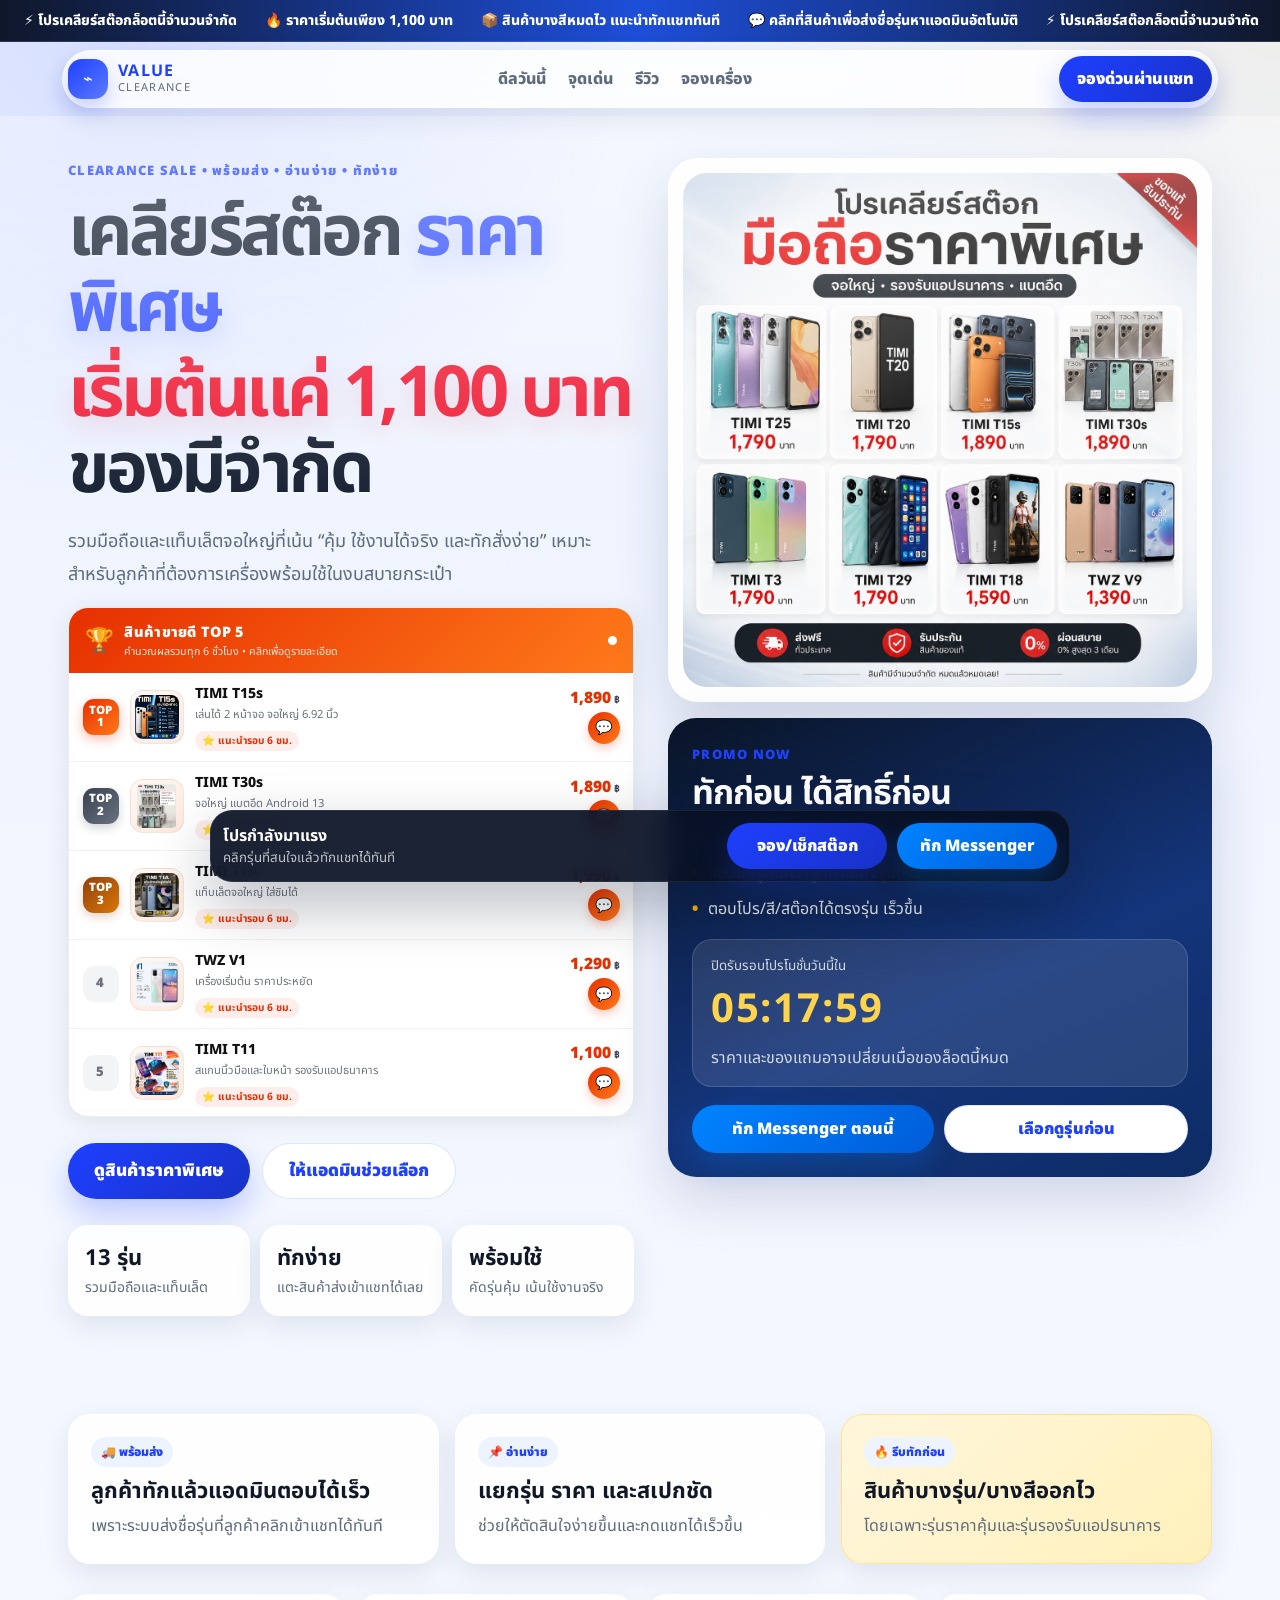
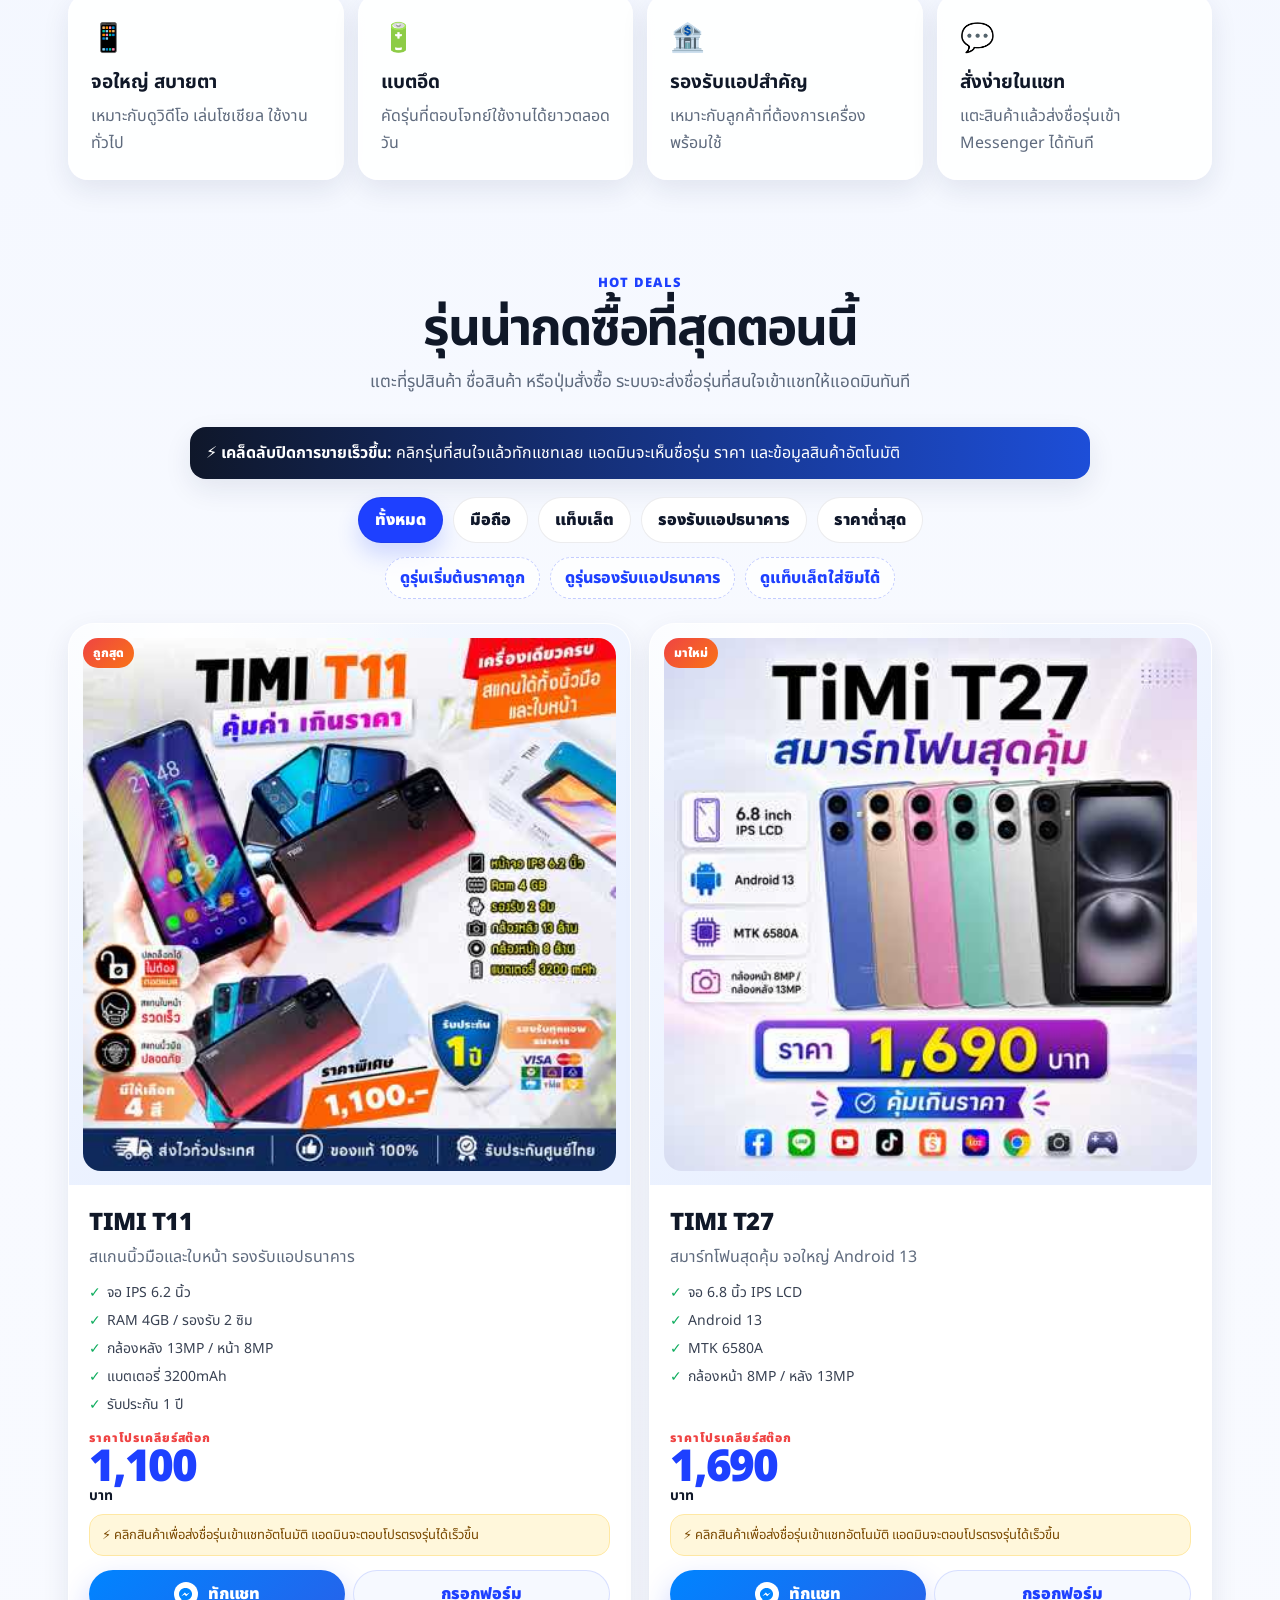
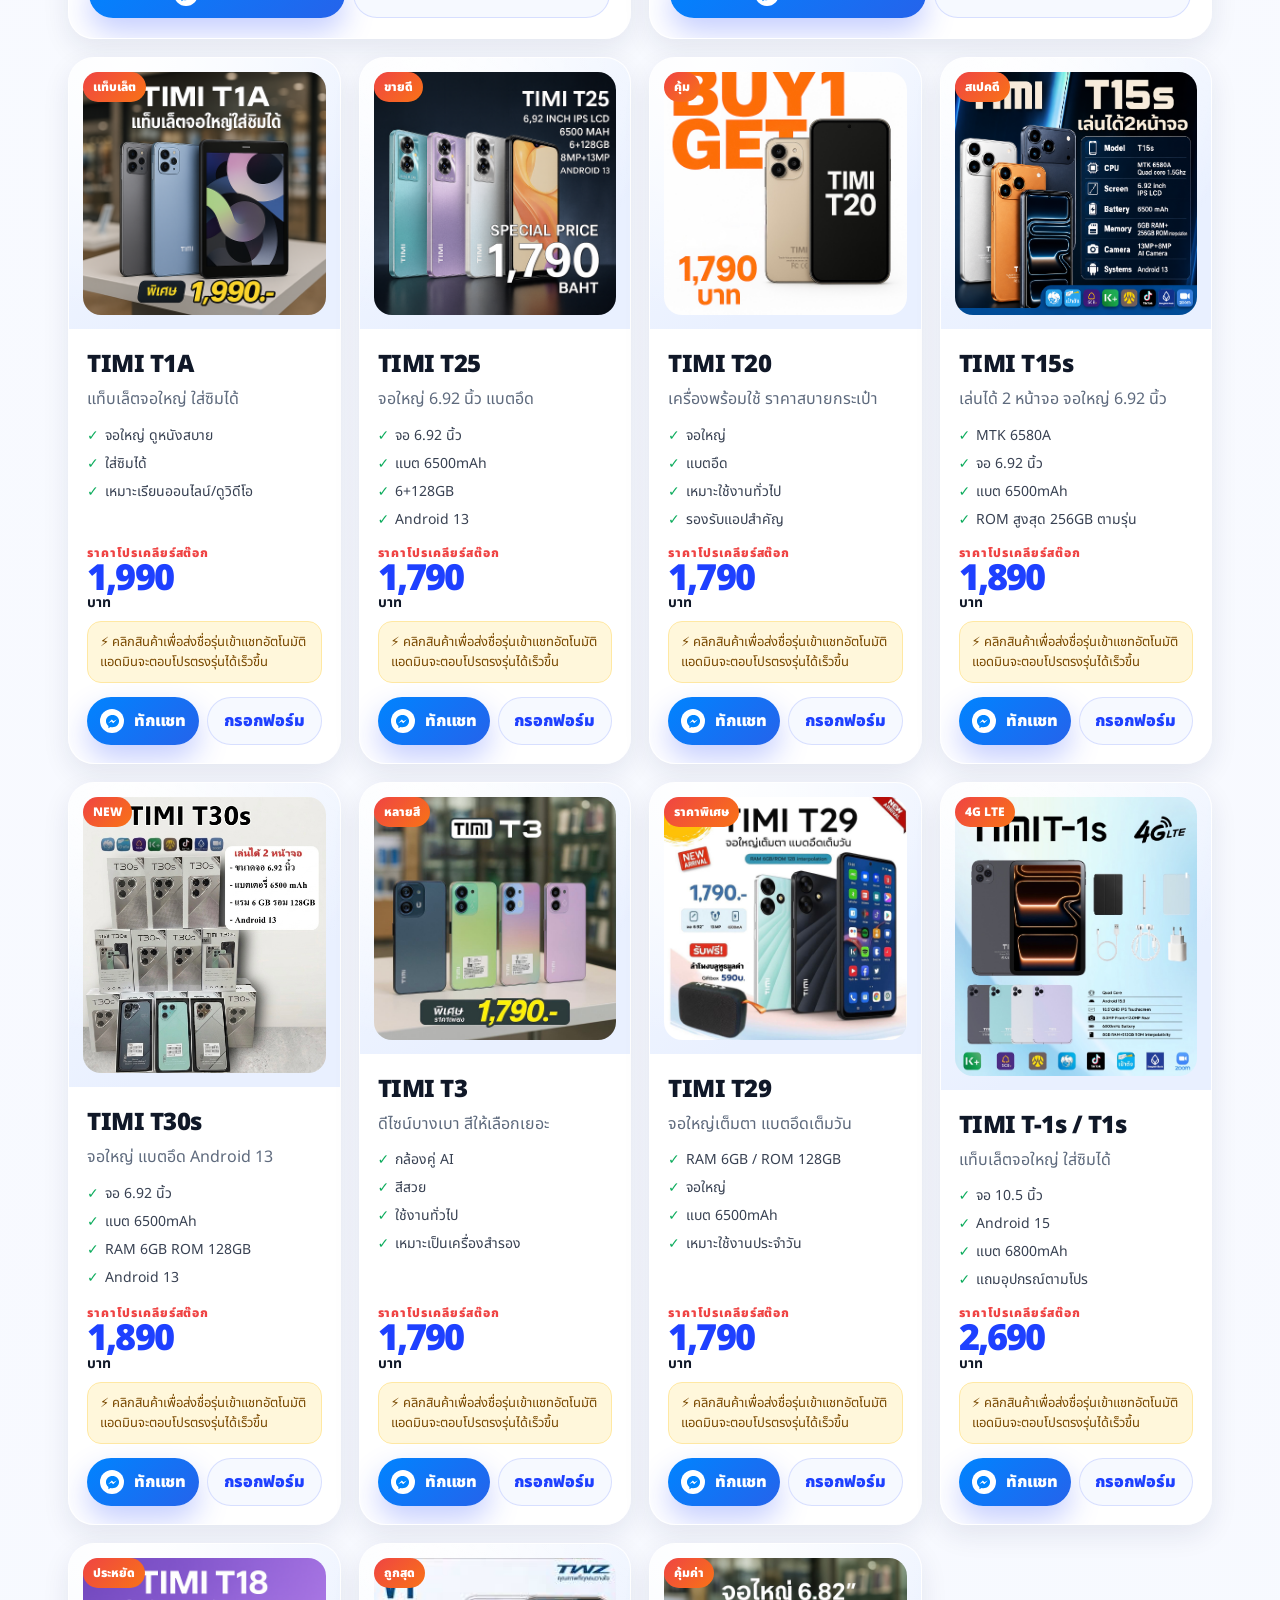
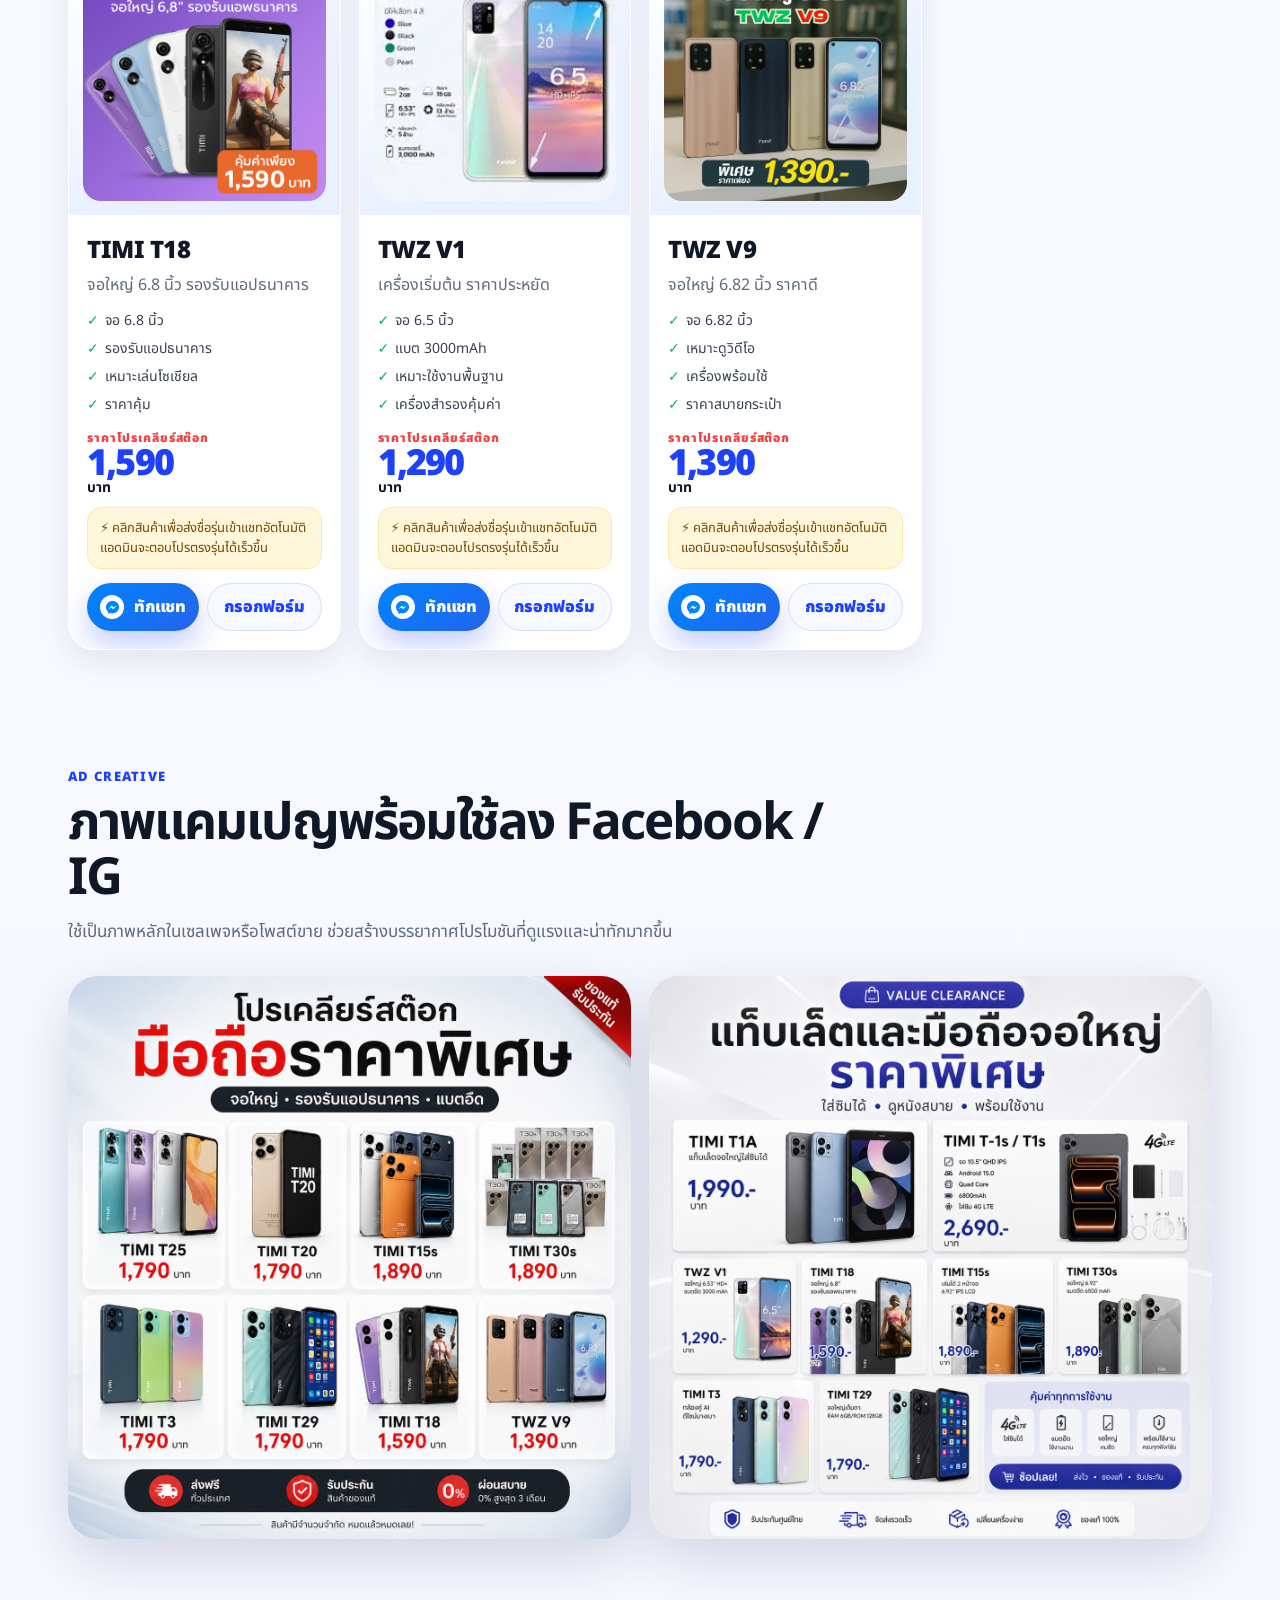
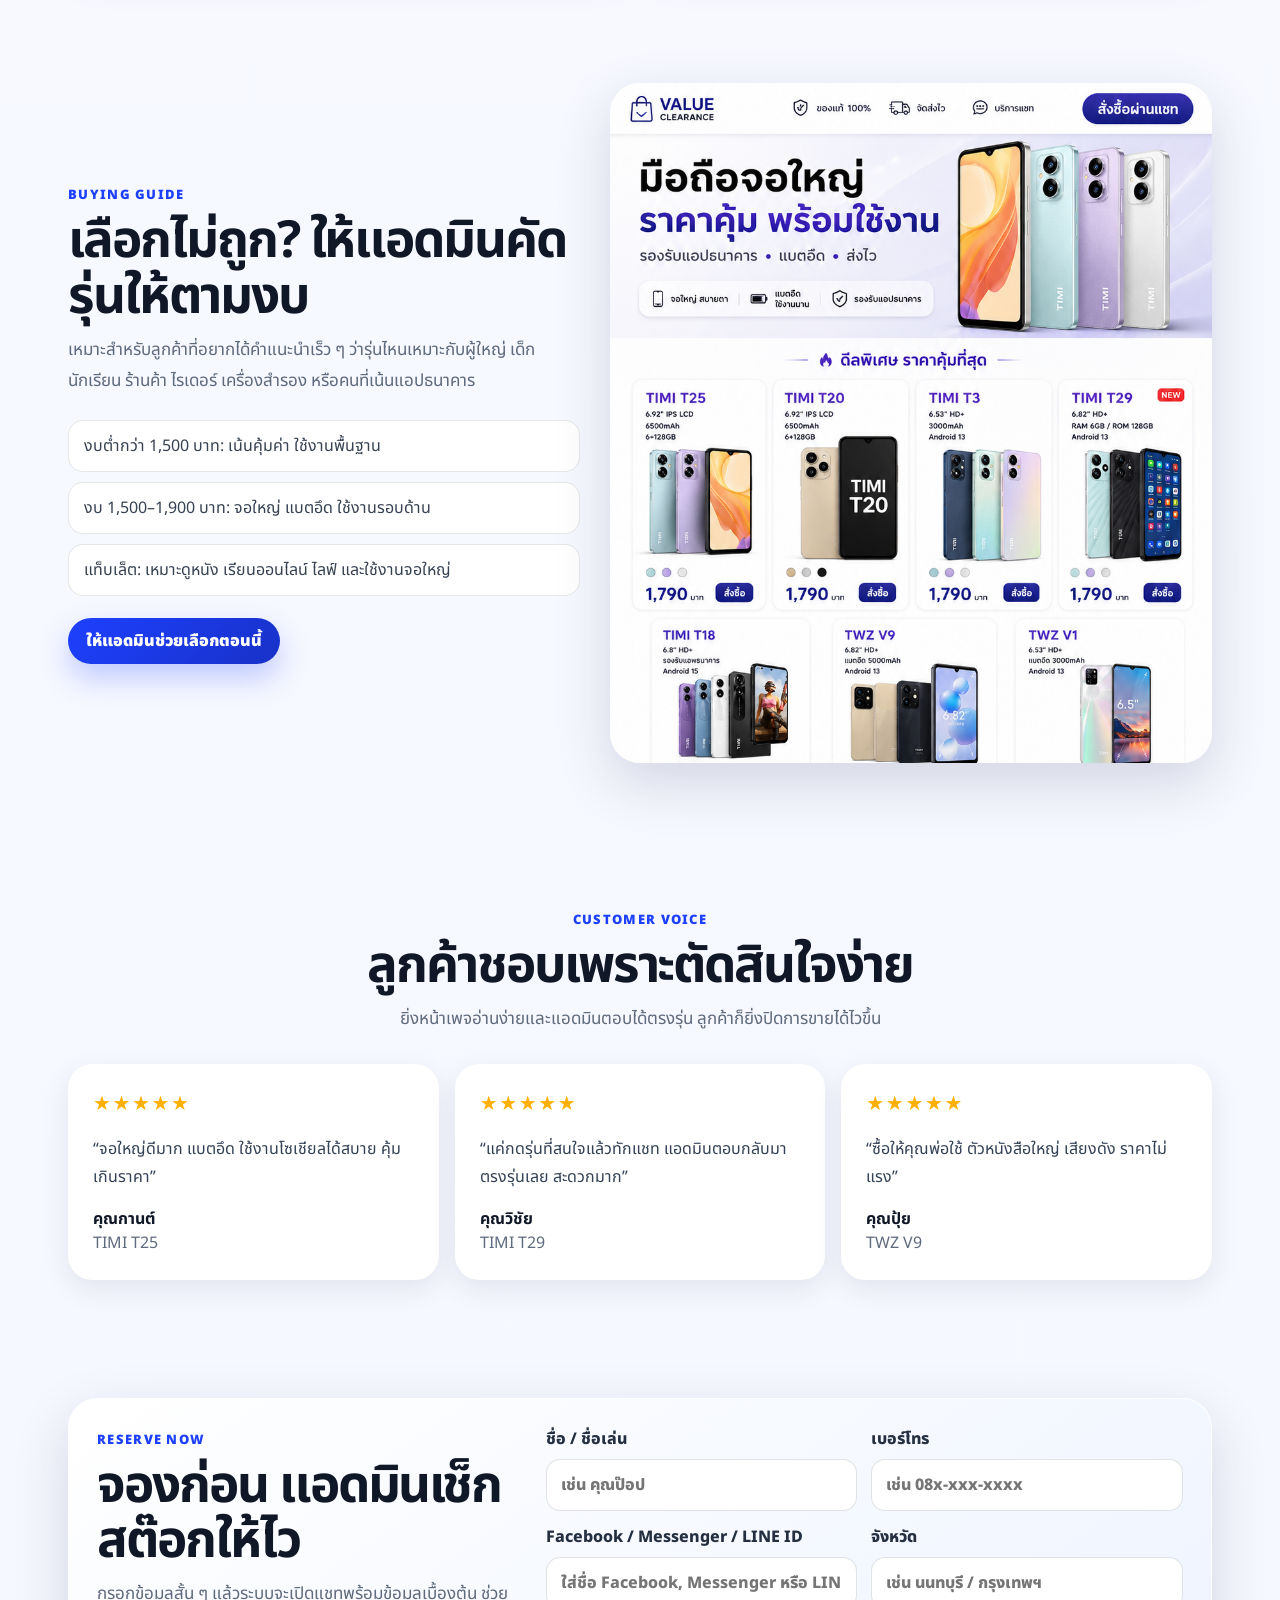
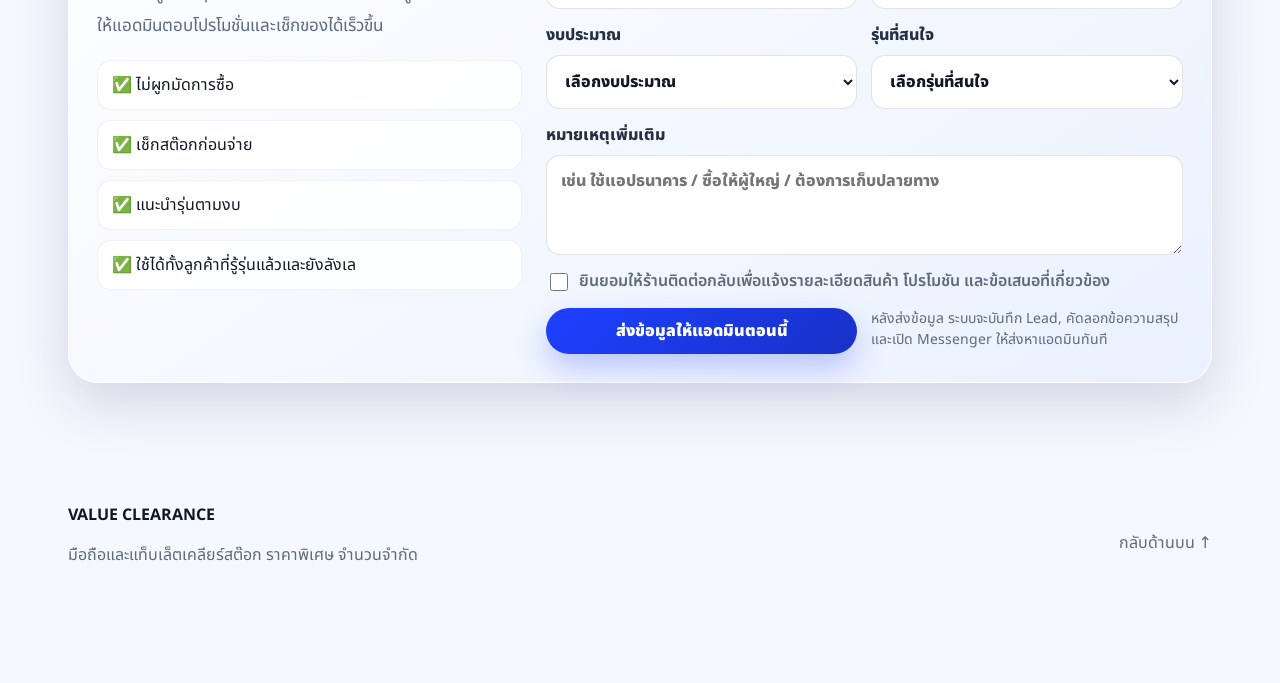
<file: timi-top5-v2-messenger-button/index.html>
<!doctype html>
<html lang="th">
<head>
  <meta charset="utf-8" />
  <meta name="viewport" content="width=device-width, initial-scale=1" />
  <title>มือถือเคลียร์สต๊อก ราคาพิเศษ | VALUE CLEARANCE</title>
  <meta name="description" content="มือถือและแท็บเล็ตจอใหญ่ ราคาพิเศษ พร้อมใช้งาน รองรับแอปธนาคาร แบตอึด ส่งไว มีรับประกัน" />
  <meta property="og:title" content="มือถือเคลียร์สต๊อก ราคาพิเศษ" />
  <meta property="og:description" content="ดีลมือถือจอใหญ่ เริ่มต้น 1,100 บาท พร้อมใช้งาน ส่งไว รับประกัน" />
  <meta property="og:image" content="../assets/campaign/phone-clearance-hero.png" />
  <meta property="og:type" content="website" />
  <link rel="preconnect" href="https://fonts.googleapis.com" />
  <link rel="preconnect" href="https://fonts.gstatic.com" crossorigin />
  <link href="https://fonts.googleapis.com/css2?family=Noto+Sans+Thai:wght@400;500;600;700;800;900&display=swap" rel="stylesheet" />
  <script src="config.js?v=20260520-pixel"></script>
  <script>
    // [Meta Pixel] เปลี่ยน Pixel ID ได้ที่ config.js > facebookPixelId; หากยังไม่พบให้คงค่า "" พร้อม TODO ไว้
    (function () {
      const pixelId = (window.SALES_PAGE_CONFIG?.facebookPixelId || "").trim();
      const isPixelReady = pixelId && !pixelId.includes("YOUR_");
      window.__META_PIXEL_READY__ = false;

      if (!isPixelReady) return;

      !function(f,b,e,v,n,t,s){if(f.fbq)return;n=f.fbq=function(){n.callMethod?
      n.callMethod.apply(n,arguments):n.queue.push(arguments)};if(!f._fbq)f._fbq=n;
      n.push=n;n.loaded=!0;n.version='2.0';n.queue=[];t=b.createElement(e);t.async=!0;
      t.src=v;s=b.getElementsByTagName(e)[0];s.parentNode.insertBefore(t,s)}(window,
      document,'script','https://connect.facebook.net/en_US/fbevents.js');

      fbq("init", pixelId);
      fbq("track", "PageView");
      window.__META_PIXEL_READY__ = true;
    })();
  </script>
  <link rel="stylesheet" href="styles.css" />
</head>
<body>
  <div class="announcement">
    <div class="announcement-track">
      <span>⚡ โปรเคลียร์สต๊อกล็อตนี้จำนวนจำกัด</span>
      <span>🔥 ราคาเริ่มต้นเพียง 1,100 บาท</span>
      <span>📦 สินค้าบางสีหมดไว แนะนำทักแชททันที</span>
      <span>💬 คลิกที่สินค้าเพื่อส่งชื่อรุ่นหาแอดมินอัตโนมัติ</span>
      <span>⚡ โปรเคลียร์สต๊อกล็อตนี้จำนวนจำกัด</span>
      <span>🔥 ราคาเริ่มต้นเพียง 1,100 บาท</span>
    </div>
  </div>

  <header class="site-header" id="top">
    <a class="brand" href="#top" aria-label="กลับด้านบน">
      <span class="brand-icon">⌁</span>
      <span>
        <strong>VALUE</strong>
        <small>CLEARANCE</small>
      </span>
    </a>
    <nav class="desktop-nav" aria-label="เมนูหลัก">
      <a href="#deals">ดีลวันนี้</a>
      <a href="#why">จุดเด่น</a>
      <a href="#reviews">รีวิว</a>
      <a href="#lead-form">จองเครื่อง</a>
    </nav>
    <button class="btn btn-primary" data-scroll-to="lead-form">จองด่วนผ่านแชท</button>
  </header>

  <main>
    <section class="hero-shell">
      <section class="hero section-pad">
        <div class="hero-copy">
          <span class="eyebrow">CLEARANCE SALE • พร้อมส่ง • อ่านง่าย • ทักง่าย</span>
          <h1>เคลียร์สต๊อก <span>ราคาพิเศษ</span><br /><span class="hero-price-line">เริ่มต้นแค่  1,100 บาท</span> ของมีจำกัด</h1>
          <p>รวมมือถือและแท็บเล็ตจอใหญ่ที่เน้น “คุ้ม ใช้งานได้จริง และทักสั่งง่าย” เหมาะสำหรับลูกค้าที่ต้องการเครื่องพร้อมใช้ในงบสบายกระเป๋า</p>

          <!-- TOP 5 DYNAMIC RANKING WIDGET
               แทนที่กล่อง "ดีลมาแรง" เดิม
               render โดย JS ใน script.js (renderTop5)
          -->
          <div class="top5-widget" id="top5Widget" aria-label="สินค้าขายดี Top 5">
            <div class="top5-header">
              <span class="top5-trophy">🏆</span>
              <div>
                <strong>สินค้าขายดี TOP 5</strong>
                <small>คำนวณผลรวมทุก 6 ชั่วโมง • คลิกเพื่อดูรายละเอียด</small>
              </div>
              <span class="top5-live-dot" aria-hidden="true"></span>
            </div>
            <!-- รายการ Top 5 — สร้างโดย renderTop5() ใน script.js -->
            <ol class="top5-list" id="top5List" aria-live="polite"></ol>
          </div>

          <div class="hero-actions">
            <button class="btn btn-primary btn-lg pulse" data-scroll-to="deals">ดูสินค้าราคาพิเศษ</button>
            <button class="btn btn-ghost btn-lg" data-scroll-to="lead-form">ให้แอดมินช่วยเลือก</button>
          </div>

          <div class="trust-row" aria-label="จุดเด่นร้าน">
            <div><strong id="catalogCount">13 รุ่น</strong><span>รวมมือถือและแท็บเล็ต</span></div>
            <div><strong>ทักง่าย</strong><span>แตะสินค้าส่งเข้าแชทได้เลย</span></div>
            <div><strong>พร้อมใช้</strong><span>คัดรุ่นคุ้ม เน้นใช้งานจริง</span></div>
          </div>
        </div>

        <div class="hero-visual-wrap">
          <div class="hero-visual">
            <img src="../assets/campaign/phone-clearance-hero.png" alt="ภาพโปรเคลียร์สต๊อกมือถือราคาพิเศษ" />
          </div>
          <aside class="hero-side-card">
            <span class="eyebrow">PROMO NOW</span>
            <h2>ทักก่อน ได้สิทธิ์ก่อน</h2>
            <ul class="rush-list">
              <li>คลิกที่รูปสินค้า → ระบบแนบชื่อรุ่นให้อัตโนมัติ</li>
              <li>แอดมินรู้ทันทีว่าลูกค้าสนใจรุ่นไหน</li>
              <li>ตอบโปร/สี/สต๊อกได้ตรงรุ่น เร็วขึ้น</li>
            </ul>
            <div class="countdown-card">
              <small>ปิดรับรอบโปรโมชั่นวันนี้ใน</small>
              <strong id="countdownText">--:--:--</strong>
              <span>ราคาและของแถมอาจเปลี่ยนเมื่อของล็อตนี้หมด</span>
            </div>
            <div class="side-card-actions">
              <a class="btn btn-messenger" id="heroLineBtn" href="#" target="_blank" rel="noopener" data-chat-general data-contact-location="hero-side">ทัก Messenger ตอนนี้</a>
              <button class="btn btn-ghost" data-scroll-to="deals">เลือกดูรุ่นก่อน</button>
            </div>
          </aside>
        </div>
      </section>
    </section>

    <section class="urgency-strip section-pad">
      <div class="urgency-card">
        <span>🚚 พร้อมส่ง</span>
        <strong>ลูกค้าทักแล้วแอดมินตอบได้เร็ว</strong>
        <p>เพราะระบบส่งชื่อรุ่นที่ลูกค้าคลิกเข้าแชทได้ทันที</p>
      </div>
      <div class="urgency-card">
        <span>📌 อ่านง่าย</span>
        <strong>แยกรุ่น ราคา และสเปกชัด</strong>
        <p>ช่วยให้ตัดสินใจง่ายขึ้นและกดแชทได้เร็วขึ้น</p>
      </div>
      <div class="urgency-card highlight">
        <span>🔥 รีบทักก่อน</span>
        <strong>สินค้าบางรุ่น/บางสีออกไว</strong>
        <p>โดยเฉพาะรุ่นราคาคุ้มและรุ่นรองรับแอปธนาคาร</p>
      </div>
    </section>

    <section class="benefit-strip" id="why">
      <article>
        <span class="icon">📱</span>
        <strong>จอใหญ่ สบายตา</strong>
        <p>เหมาะกับดูวิดีโอ เล่นโซเชียล ใช้งานทั่วไป</p>
      </article>
      <article>
        <span class="icon">🔋</span>
        <strong>แบตอึด</strong>
        <p>คัดรุ่นที่ตอบโจทย์ใช้งานได้ยาวตลอดวัน</p>
      </article>
      <article>
        <span class="icon">🏦</span>
        <strong>รองรับแอปสำคัญ</strong>
        <p>เหมาะกับลูกค้าที่ต้องการเครื่องพร้อมใช้</p>
      </article>
      <article>
        <span class="icon">💬</span>
        <strong>สั่งง่ายในแชท</strong>
        <p>แตะสินค้าแล้วส่งชื่อรุ่นเข้า Messenger ได้ทันที</p>
      </article>
    </section>

    <section class="section-pad" id="deals">
      <div class="section-head">
        <span class="eyebrow">HOT DEALS</span>
        <h2>รุ่นน่ากดซื้อที่สุดตอนนี้</h2>
        <p>แตะที่รูปสินค้า ชื่อสินค้า หรือปุ่มสั่งซื้อ ระบบจะส่งชื่อรุ่นที่สนใจเข้าแชทให้แอดมินทันที</p>
      </div>

      <div class="deal-notice">
        <div>
          <strong>⚡ เคล็ดลับปิดการขายเร็วขึ้น:</strong>
          คลิกรุ่นที่สนใจแล้วทักแชทเลย แอดมินจะเห็นชื่อรุ่น ราคา และข้อมูลสินค้าอัตโนมัติ
        </div>
      </div>

      <div class="toolbar" aria-label="ตัวกรองสินค้า">
        <button class="filter-btn is-active" data-filter="all">ทั้งหมด</button>
        <button class="filter-btn" data-filter="phone">มือถือ</button>
        <button class="filter-btn" data-filter="tablet">แท็บเล็ต</button>
        <button class="filter-btn" data-filter="banking">รองรับแอปธนาคาร</button>
        <button class="filter-btn" data-filter="lowest">ราคาต่ำสุด</button>
      </div>

      <div class="quick-picks">
        <button class="mini-chip" data-filter-shortcut="lowest">ดูรุ่นเริ่มต้นราคาถูก</button>
        <button class="mini-chip" data-filter-shortcut="banking">ดูรุ่นรองรับแอปธนาคาร</button>
        <button class="mini-chip" data-filter-shortcut="tablet">ดูแท็บเล็ตใส่ซิมได้</button>
      </div>

      <div class="product-grid" id="productGrid" aria-live="polite"></div>
    </section>

    <section class="campaign-preview section-pad">
      <div class="section-head align-left">
        <span class="eyebrow">AD CREATIVE</span>
        <h2>ภาพแคมเปญพร้อมใช้ลง Facebook / IG</h2>
        <p>ใช้เป็นภาพหลักในเซลเพจหรือโพสต์ขาย ช่วยสร้างบรรยากาศโปรโมชันที่ดูแรงและน่าทักมากขึ้น</p>
      </div>
      <div class="creative-grid">
        <img src="../assets/campaign/phone-clearance-hero.png" alt="ภาพโฆษณาโปรเคลียร์สต๊อกมือถือ" />
        <img src="../assets/campaign/tablet-clearance-hero.png" alt="ภาพโฆษณาแท็บเล็ตและมือถือจอใหญ่" />
      </div>
    </section>

    <section class="section-pad split-section">
      <div>
        <span class="eyebrow">BUYING GUIDE</span>
        <h2>เลือกไม่ถูก? ให้แอดมินคัดรุ่นให้ตามงบ</h2>
        <p>เหมาะสำหรับลูกค้าที่อยากได้คำแนะนำเร็ว ๆ ว่ารุ่นไหนเหมาะกับผู้ใหญ่ เด็กนักเรียน ร้านค้า ไรเดอร์ เครื่องสำรอง หรือคนที่เน้นแอปธนาคาร</p>
        <ul class="check-list">
          <li>งบต่ำกว่า 1,500 บาท: เน้นคุ้มค่า ใช้งานพื้นฐาน</li>
          <li>งบ 1,500–1,900 บาท: จอใหญ่ แบตอึด ใช้งานรอบด้าน</li>
          <li>แท็บเล็ต: เหมาะดูหนัง เรียนออนไลน์ ไลฟ์ และใช้งานจอใหญ่</li>
        </ul>
        <button class="btn btn-primary pulse" data-scroll-to="lead-form">ให้แอดมินช่วยเลือกตอนนี้</button>
      </div>
      <div class="preview-phone">
        <img src="../assets/campaign/mobile-salespage-preview.png" alt="ตัวอย่างหน้าเซลเพจมือถือ" />
      </div>
    </section>

    <section class="reviews section-pad" id="reviews">
      <div class="section-head">
        <span class="eyebrow">CUSTOMER VOICE</span>
        <h2>ลูกค้าชอบเพราะตัดสินใจง่าย</h2>
        <p>ยิ่งหน้าเพจอ่านง่ายและแอดมินตอบได้ตรงรุ่น ลูกค้าก็ยิ่งปิดการขายได้ไวขึ้น</p>
      </div>
      <div class="review-grid">
        <article class="review-card">
          <div class="stars">★★★★★</div>
          <p>“จอใหญ่ดีมาก แบตอึด ใช้งานโซเชียลได้สบาย คุ้มเกินราคา”</p>
          <strong>คุณกานต์</strong><span>TIMI T25</span>
        </article>
        <article class="review-card">
          <div class="stars">★★★★★</div>
          <p>“แค่กดรุ่นที่สนใจแล้วทักแชท แอดมินตอบกลับมาตรงรุ่นเลย สะดวกมาก”</p>
          <strong>คุณวิชัย</strong><span>TIMI T29</span>
        </article>
        <article class="review-card">
          <div class="stars">★★★★★</div>
          <p>“ซื้อให้คุณพ่อใช้ ตัวหนังสือใหญ่ เสียงดัง ราคาไม่แรง”</p>
          <strong>คุณปุ้ย</strong><span>TWZ V9</span>
        </article>
      </div>
    </section>

    <section class="lead-section section-pad" id="lead-form">
      <div class="lead-card">
        <div class="lead-copy">
          <span class="eyebrow">RESERVE NOW</span>
          <h2>จองก่อน แอดมินเช็กสต๊อกให้ไว</h2>
          <p>กรอกข้อมูลสั้น ๆ แล้วระบบจะเปิดแชทพร้อมข้อมูลเบื้องต้น ช่วยให้แอดมินตอบโปรโมชั่นและเช็กของได้เร็วขึ้น</p>
          <div class="mini-benefits">
            <span>✅ ไม่ผูกมัดการซื้อ</span>
            <span>✅ เช็กสต๊อกก่อนจ่าย</span>
            <span>✅ แนะนำรุ่นตามงบ</span>
            <span>✅ ใช้ได้ทั้งลูกค้าที่รู้รุ่นแล้วและยังลังเล</span>
          </div>
        </div>
        <form class="lead-form" id="customerLeadForm">
          <label>ชื่อ / ชื่อเล่น
            <input type="text" name="name" placeholder="เช่น คุณป๊อป" required />
          </label>
          <label>เบอร์โทร
            <input type="tel" name="phone" placeholder="เช่น 08x-xxx-xxxx" required />
          </label>
          <label>Facebook / Messenger / LINE ID
            <input type="text" name="line" placeholder="ใส่ชื่อ Facebook, Messenger หรือ LINE ID ถ้ามี" />
          </label>
          <label>จังหวัด
            <input type="text" name="province" placeholder="เช่น นนทบุรี / กรุงเทพฯ" />
          </label>
          <label>งบประมาณ
            <select name="budget">
              <option value="">เลือกงบประมาณ</option>
              <option value="ไม่เกิน 1,500 บาท">ไม่เกิน 1,500 บาท</option>
              <option value="1,500 - 1,900 บาท">1,500 - 1,900 บาท</option>
              <option value="2,000 - 3,000 บาท">2,000 - 3,000 บาท</option>
              <option value="ยังไม่แน่ใจ ให้แอดมินแนะนำ">ยังไม่แน่ใจ ให้แอดมินแนะนำ</option>
            </select>
          </label>
          <label>รุ่นที่สนใจ
            <select name="product" id="productSelect">
              <option value="">เลือกรุ่นที่สนใจ</option>
            </select>
          </label>
          <label class="full">หมายเหตุเพิ่มเติม
            <textarea name="note" rows="3" placeholder="เช่น ใช้แอปธนาคาร / ซื้อให้ผู้ใหญ่ / ต้องการเก็บปลายทาง"></textarea>
          </label>
          <label class="consent full">
            <input type="checkbox" required />
            <span>ยินยอมให้ร้านติดต่อกลับเพื่อแจ้งรายละเอียดสินค้า โปรโมชัน และข้อเสนอที่เกี่ยวข้อง</span>
          </label>
          <button class="btn btn-primary full pulse" type="submit">ส่งข้อมูลให้แอดมินตอนนี้</button>
          <p class="form-note" id="formNote">หลังส่งข้อมูล ระบบจะบันทึก Lead, คัดลอกข้อความสรุป และเปิด Messenger ให้ส่งหาแอดมินทันที</p>
        </form>
      </div>
    </section>
  </main>

  <footer class="site-footer">
    <div>
      <strong>VALUE CLEARANCE</strong>
      <p>มือถือและแท็บเล็ตเคลียร์สต๊อก ราคาพิเศษ จำนวนจำกัด</p>
    </div>
    <a href="#top">กลับด้านบน ↑</a>
  </footer>

  <div class="sticky-cta" role="region" aria-label="ปุ่มสั่งซื้อด่วน">
    <div class="sticky-copy">
      <strong>โปรกำลังมาแรง</strong>
      <small>คลิกรุ่นที่สนใจแล้วทักแชทได้ทันที</small>
    </div>
    <button class="btn btn-primary" data-scroll-to="lead-form">จอง/เช็กสต๊อก</button>
    <a class="btn btn-messenger" id="lineCta" href="#" target="_blank" rel="noopener" data-chat-general data-contact-location="sticky">ทัก Messenger</a>
  </div>

  <script src="script.js?v=20260519-live-eager"></script>
</body>
</html>
</file>
<file: styles.css>
:root {
  --bg: #f6f8ff;
  --card: #ffffff;
  --ink: #101828;
  --muted: #5e6a7d;
  --line: rgba(17, 24, 39, .10);
  --primary: #1e40ff;
  --primary-2: #1831c7;
  --accent: #0dac5d;
  --danger: #ef4444;
  --warn: #ffb400;
  --dark: #081124;
  --shadow: 0 20px 55px rgba(22, 34, 83, .16);
  --shadow-soft: 0 10px 28px rgba(22, 34, 83, .09);
  --radius: 30px;
  --radius-sm: 20px;
  --max: 1180px;
}

* { box-sizing: border-box; }
html { scroll-behavior: smooth; overflow-x: hidden; }
body {
  margin: 0;
  color: var(--ink);
  font-family: "Noto Sans Thai", system-ui, -apple-system, BlinkMacSystemFont, "Segoe UI", sans-serif;
  background:
    radial-gradient(circle at 10% 0%, rgba(30, 64, 255, .12), transparent 32rem),
    radial-gradient(circle at 100% 0%, rgba(255, 180, 0, .08), transparent 30rem),
    linear-gradient(180deg, #edf3ff 0%, #f8faff 28%, #f6f8ff 100%);
  overflow-x: hidden;
}
img { display: block; max-width: 100%; }
a { color: inherit; text-decoration: none; }
button, input, select, textarea { font: inherit; }
button { cursor: pointer; }

.announcement {
  overflow: hidden;
  background: linear-gradient(90deg, #0f172a, #1d4ed8, #0f172a);
  color: #fff;
  padding: 10px 0;
  border-bottom: 1px solid rgba(255,255,255,.12);
}
.announcement-track {
  display: flex;
  gap: 28px;
  white-space: nowrap;
  min-width: max-content;
  padding-inline: 24px;
  animation: marquee 22s linear infinite;
  font-size: 14px;
  font-weight: 800;
}
@keyframes marquee {
  from { transform: translateX(0); }
  to { transform: translateX(-50%); }
}

.site-header {
  position: sticky;
  top: 0;
  z-index: 50;
  max-width: var(--max);
  margin: 0 auto;
  padding: 14px 18px;
  display: flex;
  align-items: center;
  justify-content: space-between;
  gap: 18px;
}
.site-header::before {
  content: "";
  position: absolute;
  inset: 8px 12px;
  z-index: -1;
  border-radius: 999px;
  background: rgba(255,255,255,.84);
  border: 1px solid rgba(255,255,255,.72);
  backdrop-filter: blur(18px);
  box-shadow: var(--shadow-soft);
}
.brand {
  display: flex;
  align-items: center;
  gap: 10px;
  min-width: max-content;
}
.brand-icon {
  width: 40px;
  height: 40px;
  display: grid;
  place-items: center;
  color: #fff;
  font-weight: 900;
  border-radius: 14px;
  background: linear-gradient(135deg, var(--primary), #5c7cff);
  box-shadow: 0 10px 20px rgba(30,64,255,.22);
}
.brand strong {
  display: block;
  line-height: 1;
  letter-spacing: .08em;
  color: var(--primary);
}
.brand small {
  display: block;
  font-size: 11px;
  color: var(--muted);
  letter-spacing: .12em;
}
.desktop-nav {
  display: flex;
  gap: 22px;
  font-weight: 800;
  color: var(--muted);
}
.desktop-nav a:hover { color: var(--primary); }

.btn {
  display: inline-flex;
  align-items: center;
  justify-content: center;
  gap: 8px;
  min-height: 46px;
  padding: 11px 18px;
  border: 0;
  border-radius: 999px;
  font-weight: 900;
  transition: transform .2s ease, box-shadow .2s ease, filter .2s ease, background .2s ease;
}
.btn:hover { transform: translateY(-2px); filter: saturate(1.06); }
.btn-primary {
  color: #fff;
  background: linear-gradient(135deg, var(--primary), var(--primary-2));
  box-shadow: 0 14px 30px rgba(30,64,255,.26);
}
.btn-ghost {
  color: var(--primary);
  background: #fff;
  border: 1px solid rgba(30,64,255,.14);
}
.btn-messenger,
.btn-line {
  color: #fff;
  background: linear-gradient(135deg, #0084ff, #005bd8);
  box-shadow: 0 14px 26px rgba(0,132,255,.22);
}
.btn-lg { min-height: 56px; padding: 14px 26px; font-size: 17px; }
.pulse { animation: pulse 1.8s ease-in-out infinite; }
@keyframes pulse {
  0%,100% { box-shadow: 0 0 0 0 rgba(30,64,255,.2), 0 14px 30px rgba(30,64,255,.26); }
  50% { box-shadow: 0 0 0 10px rgba(30,64,255,0), 0 18px 32px rgba(30,64,255,.32); }
}

.section-pad { max-width: var(--max); margin: 0 auto; padding: 72px 18px; }
.hero-shell {
  position: relative;
  overflow: hidden;
}
.hero-shell::before {
  content: "";
  position: absolute;
  inset: 0;
  background: linear-gradient(180deg, rgba(255,255,255,.35), transparent 30%);
  pointer-events: none;
}
.hero {
  display: grid;
  grid-template-columns: 1.02fr .98fr;
  gap: 34px;
  align-items: start;
  padding-top: 42px;
}
.hero-copy h1 {
  margin: 14px 0 16px;
  font-size: clamp(40px, 5.5vw, 76px);
  line-height: .96;
  letter-spacing: -.05em;
  color: #1b2436;
  text-shadow: 0 2px 0 rgba(255,255,255,.35);
}
.hero-copy h1 span {
  color: #3a56ff;
  text-shadow: 0 10px 26px rgba(58,86,255,.18);
}
.hero-copy p {
  margin: 0;
  max-width: 640px;
  color: var(--muted);
  font-size: 18px;
  line-height: 1.85;
}
.eyebrow {
  display: inline-flex;
  align-items: center;
  gap: 8px;
  color: var(--primary);
  font-size: 13px;
  font-weight: 900;
  letter-spacing: .1em;
  text-transform: uppercase;
}
.hero-alerts {
  display: flex;
  flex-wrap: wrap;
  gap: 12px;
  margin-top: 22px;
}
.hero-alert {
  min-width: 220px;
  padding: 14px 16px;
  border-radius: 18px;
  color: #fff;
  box-shadow: var(--shadow-soft);
}
.hero-alert strong, .hero-alert span { display: block; }
.hero-alert span { margin-top: 4px; opacity: .94; }
.hero-alert.hot { background: linear-gradient(135deg, #ef4444, #f97316); }
.hero-alert.warn { background: linear-gradient(135deg, #0f172a, #1d4ed8); }
.hero-actions {
  display: flex;
  flex-wrap: wrap;
  gap: 12px;
  margin: 26px 0;
}
.trust-row {
  display: grid;
  grid-template-columns: repeat(3, minmax(0, 1fr));
  gap: 10px;
  max-width: 630px;
}
.trust-row div {
  padding: 16px;
  border-radius: 20px;
  background: rgba(255,255,255,.85);
  border: 1px solid rgba(255,255,255,.82);
  box-shadow: var(--shadow-soft);
}
.trust-row strong { display: block; font-size: 22px; }
.trust-row span { color: var(--muted); font-size: 14px; line-height: 1.55; }
.hero-visual-wrap {
  display: grid;
  gap: 16px;
}
.hero-visual {
  padding: 14px;
  background: rgba(255,255,255,.9);
  border: 1px solid rgba(255,255,255,.88);
  border-radius: var(--radius);
  box-shadow: var(--shadow);
}
.hero-visual img { border-radius: 24px; }
.hero-side-card {
  padding: 24px;
  color: #fff;
  border-radius: 28px;
  background: linear-gradient(155deg, #091427, #14357b 58%, #0d2c65);
  box-shadow: var(--shadow);
}
.hero-side-card h2 {
  margin: 10px 0 12px;
  font-size: 34px;
  line-height: 1.05;
  letter-spacing: -.03em;
}
.rush-list {
  margin: 0;
  padding: 0;
  list-style: none;
  display: grid;
  gap: 10px;
}
.rush-list li {
  padding-left: 16px;
  position: relative;
  color: rgba(255,255,255,.92);
  line-height: 1.65;
}
.rush-list li::before {
  content: "•";
  position: absolute;
  left: 0;
  color: var(--warn);
  font-weight: 900;
}
.countdown-card {
  margin-top: 16px;
  padding: 16px 18px;
  border-radius: 20px;
  background: rgba(255,255,255,.10);
  border: 1px solid rgba(255,255,255,.14);
}
.countdown-card small,
.countdown-card span {
  display: block;
  color: rgba(255,255,255,.8);
}
.countdown-card strong {
  display: block;
  margin: 4px 0 6px;
  color: #ffd44d;
  font-size: clamp(28px, 4vw, 40px);
  letter-spacing: .04em;
}
.side-card-actions {
  display: flex;
  gap: 10px;
  margin-top: 18px;
}
.side-card-actions .btn { flex: 1; }

.urgency-strip {
  display: grid;
  grid-template-columns: repeat(3, 1fr);
  gap: 16px;
  padding-top: 26px;
  padding-bottom: 14px;
}
.urgency-card {
  padding: 22px;
  background: rgba(255,255,255,.88);
  border: 1px solid rgba(255,255,255,.82);
  border-radius: 22px;
  box-shadow: var(--shadow-soft);
}
.urgency-card span {
  display: inline-block;
  padding: 6px 10px;
  border-radius: 999px;
  background: #eef4ff;
  color: var(--primary);
  font-size: 12px;
  font-weight: 900;
}
.urgency-card strong {
  display: block;
  margin-top: 12px;
  font-size: 22px;
  line-height: 1.18;
}
.urgency-card p {
  margin: 8px 0 0;
  color: var(--muted);
  line-height: 1.7;
}
.urgency-card.highlight {
  background: linear-gradient(135deg, #fff6dc, #fff1bb);
  border-color: rgba(255,196,0,.32);
}

.benefit-strip {
  max-width: var(--max);
  margin: 0 auto;
  padding: 16px 18px 18px;
  display: grid;
  grid-template-columns: repeat(4, 1fr);
  gap: 14px;
}
.benefit-strip article {
  padding: 22px;
  background: rgba(255,255,255,.9);
  border: 1px solid rgba(255,255,255,.82);
  border-radius: var(--radius-sm);
  box-shadow: var(--shadow-soft);
}
.icon { font-size: 28px; }
.benefit-strip strong { display: block; margin-top: 8px; font-size: 19px; }
.benefit-strip p { margin: 6px 0 0; color: var(--muted); line-height: 1.7; }

.section-head { max-width: 760px; margin: 0 auto 28px; text-align: center; }
.section-head.align-left { margin-left: 0; text-align: left; }
.section-head h2,
.split-section h2,
.lead-copy h2 {
  margin: 8px 0 10px;
  font-size: clamp(32px, 4vw, 54px);
  line-height: 1.08;
  letter-spacing: -.04em;
}
.section-head p,
.split-section p,
.lead-copy p {
  margin: 0;
  color: var(--muted);
  line-height: 1.85;
  font-size: 17px;
}
.deal-notice {
  max-width: 900px;
  margin: 0 auto 18px;
  padding: 14px 16px;
  color: #fff;
  background: linear-gradient(90deg, #0f172a, #1d4ed8);
  border-radius: 16px;
  box-shadow: var(--shadow-soft);
}
.toolbar {
  display: flex;
  justify-content: center;
  flex-wrap: wrap;
  gap: 10px;
  margin: 0 0 14px;
}
.filter-btn {
  min-height: 44px;
  padding: 10px 16px;
  color: #0f172a;
  background: #fff;
  border: 1px solid rgba(17,24,39,.08);
  border-radius: 999px;
  font-weight: 900;
}
.filter-btn.is-active,
.filter-btn:hover {
  color: #fff;
  background: var(--primary);
  box-shadow: 0 12px 22px rgba(30,64,255,.18);
}
.quick-picks {
  display: flex;
  justify-content: center;
  gap: 10px;
  flex-wrap: wrap;
  margin: 0 0 24px;
}
.mini-chip {
  min-height: 38px;
  padding: 8px 14px;
  border-radius: 999px;
  border: 1px dashed rgba(30,64,255,.26);
  background: rgba(255,255,255,.72);
  color: var(--primary);
  font-weight: 800;
}
.product-grid {
  display: grid;
  grid-template-columns: repeat(4, minmax(0, 1fr));
  gap: 18px;
}
.product-card {
  position: relative;
  display: flex;
  flex-direction: column;
  min-height: 100%;
  overflow: hidden;
  background: rgba(255,255,255,.95);
  border: 1px solid rgba(255,255,255,.88);
  border-radius: 26px;
  box-shadow: var(--shadow-soft);
  transition: transform .24s ease, box-shadow .24s ease;
}
.product-card:hover {
  transform: translateY(-4px);
  box-shadow: 0 18px 38px rgba(22,34,83,.14);
}
.product-card.is-featured { grid-column: span 2; }
.product-card.is-featured .product-body { padding: 20px; }
.product-card.is-featured .price { font-size: 44px; }
.product-media {
  position: relative;
  aspect-ratio: 1.08/1;
  display: grid;
  place-items: center;
  padding: 14px;
  background:
    radial-gradient(circle at 20% 0%, rgba(255,255,255,.95), transparent 16rem),
    linear-gradient(145deg, #f8fbff, #e9f0ff 70%);
}
.product-chat-trigger {
  width: 100%;
  border: 0;
  font: inherit;
  text-align: inherit;
  cursor: pointer;
  transition: transform .18s ease, filter .18s ease;
}
.product-chat-trigger:hover { filter: brightness(.99); }
.product-chat-trigger:focus-visible,
.product-title-link:focus-visible,
.card-actions .btn:focus-visible,
.mini-chip:focus-visible {
  outline: 3px solid rgba(37,99,235,.28);
  outline-offset: 3px;
}
.product-media img {
  width: 100%;
  height: 100%;
  object-fit: contain;
  border-radius: 18px;
}
.badge {
  position: absolute;
  top: 14px;
  left: 14px;
  z-index: 2;
  padding: 6px 10px;
  color: #fff;
  background: linear-gradient(135deg, #ef4444, #f97316);
  border-radius: 999px;
  font-size: 12px;
  font-weight: 900;
}
.product-body {
  display: flex;
  flex: 1;
  flex-direction: column;
  padding: 18px;
}
.product-title-link {
  width: max-content;
  max-width: 100%;
  margin: 0 0 4px;
  padding: 0;
  color: var(--ink);
  background: transparent;
  border: 0;
  font-size: 24px;
  font-weight: 900;
  letter-spacing: -.02em;
  text-align: left;
}
.product-title-link:hover { color: var(--primary); }
.product-body .subtitle {
  margin: 0 0 12px;
  color: var(--muted);
  line-height: 1.6;
}
.specs {
  display: grid;
  gap: 7px;
  margin: 0 0 14px;
  padding: 0;
  list-style: none;
  color: #384152;
  font-size: 14px;
}
.specs li::before {
  content: "✓";
  color: var(--accent);
  font-weight: 900;
  margin-right: 6px;
}
.price-row {
  display: flex;
  align-items: end;
  justify-content: space-between;
  gap: 12px;
  margin-top: auto;
}
.price-wrap small {
  display: block;
  color: #ef4444;
  font-size: 12px;
  font-weight: 900;
  letter-spacing: .08em;
  text-transform: uppercase;
}
.price {
  color: var(--primary);
  font-size: 36px;
  font-weight: 900;
  line-height: .95;
  letter-spacing: -.05em;
}
.price small {
  color: var(--ink);
  font-size: 14px;
  font-weight: 700;
  letter-spacing: 0;
}
.rush-note {
  margin-top: 12px;
  padding: 10px 12px;
  color: #7a4900;
  background: #fff7db;
  border: 1px solid #ffe8a3;
  border-radius: 14px;
  font-size: 13px;
  line-height: 1.55;
}
.card-actions {
  display: flex;
  gap: 8px;
  margin-top: 14px;
}
.card-actions .btn { flex: 1; min-height: 44px; padding-inline: 12px; }
.card-actions .btn-ghost { background: #f6f9ff; }
.card-actions .btn-ghost:hover { background: #eef4ff; }

.campaign-preview { padding-top: 42px; }
.creative-grid {
  display: grid;
  grid-template-columns: 1fr 1fr;
  gap: 18px;
}
.creative-grid img {
  width: 100%;
  background: #fff;
  border-radius: var(--radius);
  box-shadow: var(--shadow);
}

.split-section {
  display: grid;
  grid-template-columns: .92fr 1.08fr;
  gap: 30px;
  align-items: center;
}
.check-list {
  display: grid;
  gap: 10px;
  margin: 22px 0;
  padding: 0;
  list-style: none;
}
.check-list li {
  padding: 13px 15px;
  border-radius: 15px;
  background: #fff;
  border: 1px solid var(--line);
  color: #364152;
}
.preview-phone {
  max-height: 680px;
  overflow: hidden;
  background: #fff;
  border-radius: var(--radius);
  box-shadow: var(--shadow);
}

.review-grid {
  display: grid;
  grid-template-columns: repeat(3, 1fr);
  gap: 16px;
}
.review-card {
  padding: 24px;
  background: #fff;
  border: 1px solid rgba(255,255,255,.85);
  border-radius: 24px;
  box-shadow: var(--shadow-soft);
}
.stars { color: #ffb000; letter-spacing: .08em; font-size: 20px; }
.review-card p { color: #334155; line-height: 1.75; }
.review-card strong { display: block; }
.review-card span { color: var(--muted); }

.lead-section { padding-top: 46px; padding-bottom: 120px; }
.lead-card {
  display: grid;
  grid-template-columns: .8fr 1.2fr;
  gap: 24px;
  padding: 28px;
  background: linear-gradient(145deg, rgba(255,255,255,.96), rgba(233,240,255,.96));
  border: 1px solid rgba(255,255,255,.9);
  border-radius: var(--radius);
  box-shadow: var(--shadow);
}
.mini-benefits {
  display: flex;
  flex-direction: column;
  gap: 10px;
  margin-top: 18px;
}
.mini-benefits span {
  padding: 12px 14px;
  border-radius: 14px;
  background: rgba(255,255,255,.9);
  border: 1px solid rgba(17,24,39,.06);
}
.lead-form {
  display: grid;
  grid-template-columns: repeat(2, minmax(0, 1fr));
  gap: 14px;
}
.lead-form label {
  display: grid;
  gap: 8px;
  font-weight: 800;
  color: #243042;
}
.lead-form label.full { grid-column: 1 / -1; }
.lead-form input,
.lead-form select,
.lead-form textarea {
  width: 100%;
  padding: 13px 14px;
  border-radius: 14px;
  border: 1px solid rgba(17,24,39,.12);
  background: #fff;
  color: var(--ink);
}
.lead-form input:focus,
.lead-form select:focus,
.lead-form textarea:focus {
  outline: 3px solid rgba(30,64,255,.12);
  border-color: rgba(30,64,255,.28);
}
.consent {
  display: flex !important;
  align-items: flex-start;
  gap: 10px;
  font-weight: 600 !important;
  color: var(--muted) !important;
}
.consent input { width: 18px; height: 18px; margin-top: 4px; }
.form-note { margin: 0; color: var(--muted); font-size: 14px; }
.form-note.is-success { color: #057a43; font-weight: 800; }
.form-note.is-warning { color: #9a5b00; font-weight: 800; }

.site-footer {
  max-width: var(--max);
  margin: 0 auto;
  padding: 0 18px 100px;
  display: flex;
  align-items: center;
  justify-content: space-between;
  gap: 18px;
  color: var(--muted);
}
.site-footer strong { display: block; color: var(--ink); }

.sticky-cta {
  position: fixed;
  left: 50%;
  bottom: 18px;
  z-index: 60;
  transform: translateX(-50%);
  width: min(calc(100% - 24px), 860px);
  padding: 12px;
  display: flex;
  align-items: center;
  gap: 10px;
  border-radius: 22px;
  background: rgba(8,17,36,.92);
  border: 1px solid rgba(255,255,255,.08);
  box-shadow: 0 24px 60px rgba(8,17,36,.28);
  backdrop-filter: blur(12px);
}
.sticky-copy {
  display: flex;
  flex-direction: column;
  color: #fff;
  margin-right: auto;
}
.sticky-copy small { color: rgba(255,255,255,.72); }
.sticky-cta .btn { min-width: 160px; }

.toast {
  position: fixed;
  left: 50%;
  bottom: 104px;
  transform: translateX(-50%);
  z-index: 80;
  width: min(calc(100% - 24px), 640px);
  padding: 14px 16px;
  color: #fff;
  background: rgba(8,17,36,.94);
  border-radius: 18px;
  box-shadow: var(--shadow);
  animation: toastIn .2s ease;
}
@keyframes toastIn {
  from { opacity: 0; transform: translateX(-50%) translateY(10px); }
  to { opacity: 1; transform: translateX(-50%) translateY(0); }
}

@media (max-width: 1080px) {
  .hero,
  .split-section,
  .lead-card {
    grid-template-columns: 1fr;
  }
  .product-grid { grid-template-columns: repeat(2, minmax(0, 1fr)); }
  .benefit-strip,
  .urgency-strip,
  .review-grid { grid-template-columns: repeat(2, 1fr); }
}

@media (max-width: 768px) {
  .desktop-nav { display: none; }
  .site-header { padding: 12px 12px; }
  .site-header::before { inset: 6px; }
  .site-header > .btn { display: none; }
  .section-pad { padding: 56px 16px; }
  .hero { padding-top: 28px; gap: 24px; }
  .hero-alerts { flex-direction: column; }
  .hero-alert { width: 100%; min-width: 0; }
  .hero-copy p,
  .section-head p,
  .split-section p,
  .lead-copy p { font-size: 16px; line-height: 1.75; }
  .trust-row,
  .benefit-strip,
  .urgency-strip,
  .review-grid,
  .creative-grid,
  .lead-form { grid-template-columns: 1fr; }
  .product-grid { grid-template-columns: 1fr; }
  .product-card.is-featured { grid-column: span 1; }
  .side-card-actions,
  .card-actions { flex-direction: column; }
  .sticky-cta {
    left: 12px;
    right: 12px;
    bottom: 12px;
    width: auto;
    transform: none;
    flex-wrap: wrap;
  }
  .sticky-copy { width: 100%; margin-right: 0; }
  .sticky-cta .btn {
    flex: 1;
    min-width: 0;
    max-width: calc(50% - 5px);
    padding-inline: 10px;
    font-size: 14px;
    white-space: nowrap;
  }
  .site-footer {
    padding-bottom: 120px;
    flex-direction: column;
    align-items: flex-start;
  }
}
</file>
<file: timi-top5-v2-messenger-button/styles.css>
:root {
  --bg: #f6f8ff;
  --card: #ffffff;
  --ink: #101828;
  --muted: #5e6a7d;
  --line: rgba(17, 24, 39, .10);
  --primary: #1e40ff;
  --primary-2: #1831c7;
  --accent: #0dac5d;
  --danger: #ef4444;
  --warn: #ffb400;
  --dark: #081124;
  --shadow: 0 20px 55px rgba(22, 34, 83, .16);
  --shadow-soft: 0 10px 28px rgba(22, 34, 83, .09);
  --radius: 30px;
  --radius-sm: 20px;
  --max: 1180px;
}

* { box-sizing: border-box; }
html { scroll-behavior: smooth; overflow-x: hidden; }
body {
  margin: 0;
  color: var(--ink);
  font-family: "Noto Sans Thai", system-ui, -apple-system, BlinkMacSystemFont, "Segoe UI", sans-serif;
  background:
    radial-gradient(circle at 10% 0%, rgba(30, 64, 255, .12), transparent 32rem),
    radial-gradient(circle at 100% 0%, rgba(255, 180, 0, .08), transparent 30rem),
    linear-gradient(180deg, #edf3ff 0%, #f8faff 28%, #f6f8ff 100%);
  overflow-x: hidden;
}
img { display: block; max-width: 100%; }
a { color: inherit; text-decoration: none; }
button, input, select, textarea { font: inherit; }
button { cursor: pointer; }

.announcement {
  overflow: hidden;
  background: linear-gradient(90deg, #0f172a, #1d4ed8, #0f172a);
  color: #fff;
  padding: 10px 0;
  border-bottom: 1px solid rgba(255,255,255,.12);
}
.announcement-track {
  display: flex;
  gap: 28px;
  white-space: nowrap;
  min-width: max-content;
  padding-inline: 24px;
  animation: marquee 22s linear infinite;
  font-size: 14px;
  font-weight: 800;
}
@keyframes marquee {
  from { transform: translateX(0); }
  to { transform: translateX(-50%); }
}

.site-header {
  position: sticky;
  top: 0;
  z-index: 50;
  max-width: var(--max);
  margin: 0 auto;
  padding: 14px 18px;
  display: flex;
  align-items: center;
  justify-content: space-between;
  gap: 18px;
}
.site-header::before {
  content: "";
  position: absolute;
  inset: 8px 12px;
  z-index: -1;
  border-radius: 999px;
  background: rgba(255,255,255,.84);
  border: 1px solid rgba(255,255,255,.72);
  backdrop-filter: blur(18px);
  box-shadow: var(--shadow-soft);
}
.brand {
  display: flex;
  align-items: center;
  gap: 10px;
  min-width: max-content;
}
.brand-icon {
  width: 40px;
  height: 40px;
  display: grid;
  place-items: center;
  color: #fff;
  font-weight: 900;
  border-radius: 14px;
  background: linear-gradient(135deg, var(--primary), #5c7cff);
  box-shadow: 0 10px 20px rgba(30,64,255,.22);
}
.brand strong {
  display: block;
  line-height: 1;
  letter-spacing: .08em;
  color: var(--primary);
}
.brand small {
  display: block;
  font-size: 11px;
  color: var(--muted);
  letter-spacing: .12em;
}
.desktop-nav {
  display: flex;
  gap: 22px;
  font-weight: 800;
  color: var(--muted);
}
.desktop-nav a:hover { color: var(--primary); }

.btn {
  display: inline-flex;
  align-items: center;
  justify-content: center;
  gap: 8px;
  min-height: 46px;
  padding: 11px 18px;
  border: 0;
  border-radius: 999px;
  font-weight: 900;
  transition: transform .2s ease, box-shadow .2s ease, filter .2s ease, background .2s ease;
}
.btn:hover { transform: translateY(-2px); filter: saturate(1.06); }
.btn-primary {
  color: #fff;
  background: linear-gradient(135deg, var(--primary), var(--primary-2));
  box-shadow: 0 14px 30px rgba(30,64,255,.26);
}
.btn-ghost {
  color: var(--primary);
  background: #fff;
  border: 1px solid rgba(30,64,255,.14);
}
.btn-messenger,
.btn-line {
  color: #fff;
  background: linear-gradient(135deg, #0084ff, #005bd8);
  box-shadow: 0 14px 26px rgba(0,132,255,.22);
}
.btn-lg { min-height: 56px; padding: 14px 26px; font-size: 17px; }
.pulse { animation: pulse 1.8s ease-in-out infinite; }
@keyframes pulse {
  0%,100% { box-shadow: 0 0 0 0 rgba(30,64,255,.2), 0 14px 30px rgba(30,64,255,.26); }
  50% { box-shadow: 0 0 0 10px rgba(30,64,255,0), 0 18px 32px rgba(30,64,255,.32); }
}

.section-pad { max-width: var(--max); margin: 0 auto; padding: 72px 18px; }
.hero-shell {
  position: relative;
  overflow: hidden;
}
.hero-shell::before {
  content: "";
  position: absolute;
  inset: 0;
  background: linear-gradient(180deg, rgba(255,255,255,.35), transparent 30%);
  pointer-events: none;
}
.hero {
  display: grid;
  grid-template-columns: 1.02fr .98fr;
  gap: 34px;
  align-items: start;
  padding-top: 42px;
}
.hero-copy h1 {
  margin: 14px 0 16px;
  font-size: clamp(40px, 5.5vw, 76px);
  line-height: 1.08;
  letter-spacing: -.05em;
  color: #1b2436;
  text-shadow: 0 2px 0 rgba(255,255,255,.35);
}
.hero-copy h1 span {
  color: #3a56ff;
  text-shadow: 0 10px 26px rgba(58,86,255,.18);
}
.hero-copy h1 .hero-price-line {
  color: #ef233c;
  display: inline-block;
  margin-top: .12em;
  text-shadow: 0 10px 26px rgba(239,35,60,.16);
}
.hero-copy p {
  margin: 0;
  max-width: 640px;
  color: var(--muted);
  font-size: 18px;
  line-height: 1.85;
}
.eyebrow {
  display: inline-flex;
  align-items: center;
  gap: 8px;
  color: var(--primary);
  font-size: 13px;
  font-weight: 900;
  letter-spacing: .1em;
  text-transform: uppercase;
}
.hero-alerts {
  display: flex;
  flex-wrap: wrap;
  gap: 12px;
  margin-top: 22px;
}
.hero-alert {
  min-width: 220px;
  padding: 14px 16px;
  border-radius: 18px;
  color: #fff;
  box-shadow: var(--shadow-soft);
}
.hero-alert strong, .hero-alert span { display: block; }
.hero-alert span { margin-top: 4px; opacity: .94; }
.hero-alert.hot { background: linear-gradient(135deg, #ef4444, #f97316); }
.hero-alert.warn { background: linear-gradient(135deg, #0f172a, #1d4ed8); }
.hero-actions {
  display: flex;
  flex-wrap: wrap;
  gap: 12px;
  margin: 26px 0;
}
.trust-row {
  display: grid;
  grid-template-columns: repeat(3, minmax(0, 1fr));
  gap: 10px;
  max-width: 630px;
}
.trust-row div {
  padding: 16px;
  border-radius: 20px;
  background: rgba(255,255,255,.85);
  border: 1px solid rgba(255,255,255,.82);
  box-shadow: var(--shadow-soft);
}
.trust-row strong { display: block; font-size: 22px; }
.trust-row span { color: var(--muted); font-size: 14px; line-height: 1.55; }
.hero-visual-wrap {
  display: grid;
  gap: 16px;
}
.hero-visual {
  padding: 14px;
  background: rgba(255,255,255,.9);
  border: 1px solid rgba(255,255,255,.88);
  border-radius: var(--radius);
  box-shadow: var(--shadow);
}
.hero-visual img { border-radius: 24px; }
.hero-side-card {
  padding: 24px;
  color: #fff;
  border-radius: 28px;
  background: linear-gradient(155deg, #091427, #14357b 58%, #0d2c65);
  box-shadow: var(--shadow);
}
.hero-side-card h2 {
  margin: 10px 0 12px;
  font-size: 34px;
  line-height: 1.05;
  letter-spacing: -.03em;
}
.rush-list {
  margin: 0;
  padding: 0;
  list-style: none;
  display: grid;
  gap: 10px;
}
.rush-list li {
  padding-left: 16px;
  position: relative;
  color: rgba(255,255,255,.92);
  line-height: 1.65;
}
.rush-list li::before {
  content: "•";
  position: absolute;
  left: 0;
  color: var(--warn);
  font-weight: 900;
}
.countdown-card {
  margin-top: 16px;
  padding: 16px 18px;
  border-radius: 20px;
  background: rgba(255,255,255,.10);
  border: 1px solid rgba(255,255,255,.14);
}
.countdown-card small,
.countdown-card span {
  display: block;
  color: rgba(255,255,255,.8);
}
.countdown-card strong {
  display: block;
  margin: 4px 0 6px;
  color: #ffd44d;
  font-size: clamp(28px, 4vw, 40px);
  letter-spacing: .04em;
}
.side-card-actions {
  display: flex;
  gap: 10px;
  margin-top: 18px;
}
.side-card-actions .btn { flex: 1; }

.urgency-strip {
  display: grid;
  grid-template-columns: repeat(3, 1fr);
  gap: 16px;
  padding-top: 26px;
  padding-bottom: 14px;
}
.urgency-card {
  padding: 22px;
  background: rgba(255,255,255,.88);
  border: 1px solid rgba(255,255,255,.82);
  border-radius: 22px;
  box-shadow: var(--shadow-soft);
}
.urgency-card span {
  display: inline-block;
  padding: 6px 10px;
  border-radius: 999px;
  background: #eef4ff;
  color: var(--primary);
  font-size: 12px;
  font-weight: 900;
}
.urgency-card strong {
  display: block;
  margin-top: 12px;
  font-size: 22px;
  line-height: 1.18;
}
.urgency-card p {
  margin: 8px 0 0;
  color: var(--muted);
  line-height: 1.7;
}
.urgency-card.highlight {
  background: linear-gradient(135deg, #fff6dc, #fff1bb);
  border-color: rgba(255,196,0,.32);
}

.benefit-strip {
  max-width: var(--max);
  margin: 0 auto;
  padding: 16px 18px 18px;
  display: grid;
  grid-template-columns: repeat(4, 1fr);
  gap: 14px;
}
.benefit-strip article {
  padding: 22px;
  background: rgba(255,255,255,.9);
  border: 1px solid rgba(255,255,255,.82);
  border-radius: var(--radius-sm);
  box-shadow: var(--shadow-soft);
}
.icon { font-size: 28px; }
.benefit-strip strong { display: block; margin-top: 8px; font-size: 19px; }
.benefit-strip p { margin: 6px 0 0; color: var(--muted); line-height: 1.7; }

.section-head { max-width: 760px; margin: 0 auto 28px; text-align: center; }
.section-head.align-left { margin-left: 0; text-align: left; }
.section-head h2,
.split-section h2,
.lead-copy h2 {
  margin: 8px 0 10px;
  font-size: clamp(32px, 4vw, 54px);
  line-height: 1.08;
  letter-spacing: -.04em;
}
.section-head p,
.split-section p,
.lead-copy p {
  margin: 0;
  color: var(--muted);
  line-height: 1.85;
  font-size: 17px;
}
.deal-notice {
  max-width: 900px;
  margin: 0 auto 18px;
  padding: 14px 16px;
  color: #fff;
  background: linear-gradient(90deg, #0f172a, #1d4ed8);
  border-radius: 16px;
  box-shadow: var(--shadow-soft);
}
.toolbar {
  display: flex;
  justify-content: center;
  flex-wrap: wrap;
  gap: 10px;
  margin: 0 0 14px;
}
.filter-btn {
  min-height: 44px;
  padding: 10px 16px;
  color: #0f172a;
  background: #fff;
  border: 1px solid rgba(17,24,39,.08);
  border-radius: 999px;
  font-weight: 900;
}
.filter-btn.is-active,
.filter-btn:hover {
  color: #fff;
  background: var(--primary);
  box-shadow: 0 12px 22px rgba(30,64,255,.18);
}
.quick-picks {
  display: flex;
  justify-content: center;
  gap: 10px;
  flex-wrap: wrap;
  margin: 0 0 24px;
}
.mini-chip {
  min-height: 38px;
  padding: 8px 14px;
  border-radius: 999px;
  border: 1px dashed rgba(30,64,255,.26);
  background: rgba(255,255,255,.72);
  color: var(--primary);
  font-weight: 800;
}
.product-grid {
  display: grid;
  grid-template-columns: repeat(4, minmax(0, 1fr));
  gap: 18px;
}
.product-card {
  position: relative;
  display: flex;
  flex-direction: column;
  min-height: 100%;
  overflow: hidden;
  background: rgba(255,255,255,.95);
  border: 1px solid rgba(255,255,255,.88);
  border-radius: 26px;
  box-shadow: var(--shadow-soft);
  transition: transform .24s ease, box-shadow .24s ease;
}
.product-card:hover {
  transform: translateY(-4px);
  box-shadow: 0 18px 38px rgba(22,34,83,.14);
}
.product-card.is-featured { grid-column: span 2; }
.product-card.is-featured .product-body { padding: 20px; }
.product-card.is-featured .price { font-size: 44px; }
.product-media {
  position: relative;
  aspect-ratio: 1.08/1;
  display: grid;
  place-items: center;
  padding: 14px;
  background:
    radial-gradient(circle at 20% 0%, rgba(255,255,255,.95), transparent 16rem),
    linear-gradient(145deg, #f8fbff, #e9f0ff 70%);
}
.product-chat-trigger {
  width: 100%;
  border: 0;
  font: inherit;
  text-align: inherit;
  cursor: pointer;
  transition: transform .18s ease, filter .18s ease;
}
.product-chat-trigger:hover { filter: brightness(.99); }
.product-chat-trigger:focus-visible,
.product-title-link:focus-visible,
.card-actions .btn:focus-visible,
.mini-chip:focus-visible {
  outline: 3px solid rgba(37,99,235,.28);
  outline-offset: 3px;
}
.product-media img {
  width: 100%;
  height: 100%;
  object-fit: contain;
  border-radius: 18px;
}
.badge {
  position: absolute;
  top: 14px;
  left: 14px;
  z-index: 2;
  padding: 6px 10px;
  color: #fff;
  background: linear-gradient(135deg, #ef4444, #f97316);
  border-radius: 999px;
  font-size: 12px;
  font-weight: 900;
}
.product-body {
  display: flex;
  flex: 1;
  flex-direction: column;
  padding: 18px;
}
.product-title-link {
  width: max-content;
  max-width: 100%;
  margin: 0 0 4px;
  padding: 0;
  color: var(--ink);
  background: transparent;
  border: 0;
  font-size: 24px;
  font-weight: 900;
  letter-spacing: -.02em;
  text-align: left;
}
.product-title-link:hover { color: var(--primary); }
.product-body .subtitle {
  margin: 0 0 12px;
  color: var(--muted);
  line-height: 1.6;
}
.specs {
  display: grid;
  gap: 7px;
  margin: 0 0 14px;
  padding: 0;
  list-style: none;
  color: #384152;
  font-size: 14px;
}
.specs li::before {
  content: "✓";
  color: var(--accent);
  font-weight: 900;
  margin-right: 6px;
}
.price-row {
  display: flex;
  align-items: end;
  justify-content: space-between;
  gap: 12px;
  margin-top: auto;
}
.price-wrap small {
  display: block;
  color: #ef4444;
  font-size: 12px;
  font-weight: 900;
  letter-spacing: .08em;
  text-transform: uppercase;
}
.price {
  color: var(--primary);
  font-size: 36px;
  font-weight: 900;
  line-height: .95;
  letter-spacing: -.05em;
}
.price small {
  color: var(--ink);
  font-size: 14px;
  font-weight: 700;
  letter-spacing: 0;
}
.rush-note {
  margin-top: 12px;
  padding: 10px 12px;
  color: #7a4900;
  background: #fff7db;
  border: 1px solid #ffe8a3;
  border-radius: 14px;
  font-size: 13px;
  line-height: 1.55;
}
.card-actions {
  display: flex;
  gap: 8px;
  margin-top: 14px;
}
.card-actions .btn { flex: 1; min-height: 44px; padding-inline: 12px; }
.card-actions .btn-ghost { background: #f6f9ff; }
.card-actions .btn-ghost:hover { background: #eef4ff; }
.messenger-chat-btn {
  gap: 10px;
  background: linear-gradient(135deg, #0084ff, #2563eb);
}
.messenger-logo {
  /* Keeps the Messenger mark crisp and readable on the blue CTA button. */
  display: inline-flex;
  align-items: center;
  justify-content: center;
  flex: 0 0 24px;
  width: 24px;
  height: 24px;
  color: #0084ff;
  background: #fff;
  border-radius: 999px;
}
.messenger-logo svg {
  display: block;
  width: 17px;
  height: 17px;
}
.messenger-chat-text { white-space: nowrap; }

.campaign-preview { padding-top: 42px; }
.creative-grid {
  display: grid;
  grid-template-columns: 1fr 1fr;
  gap: 18px;
}
.creative-grid img {
  width: 100%;
  background: #fff;
  border-radius: var(--radius);
  box-shadow: var(--shadow);
}

.split-section {
  display: grid;
  grid-template-columns: .92fr 1.08fr;
  gap: 30px;
  align-items: center;
}
.check-list {
  display: grid;
  gap: 10px;
  margin: 22px 0;
  padding: 0;
  list-style: none;
}
.check-list li {
  padding: 13px 15px;
  border-radius: 15px;
  background: #fff;
  border: 1px solid var(--line);
  color: #364152;
}
.preview-phone {
  max-height: 680px;
  overflow: hidden;
  background: #fff;
  border-radius: var(--radius);
  box-shadow: var(--shadow);
}

.review-grid {
  display: grid;
  grid-template-columns: repeat(3, 1fr);
  gap: 16px;
}
.review-card {
  padding: 24px;
  background: #fff;
  border: 1px solid rgba(255,255,255,.85);
  border-radius: 24px;
  box-shadow: var(--shadow-soft);
}
.stars { color: #ffb000; letter-spacing: .08em; font-size: 20px; }
.review-card p { color: #334155; line-height: 1.75; }
.review-card strong { display: block; }
.review-card span { color: var(--muted); }

.lead-section { padding-top: 46px; padding-bottom: 120px; }
.lead-card {
  display: grid;
  grid-template-columns: .8fr 1.2fr;
  gap: 24px;
  padding: 28px;
  background: linear-gradient(145deg, rgba(255,255,255,.96), rgba(233,240,255,.96));
  border: 1px solid rgba(255,255,255,.9);
  border-radius: var(--radius);
  box-shadow: var(--shadow);
}
.mini-benefits {
  display: flex;
  flex-direction: column;
  gap: 10px;
  margin-top: 18px;
}
.mini-benefits span {
  padding: 12px 14px;
  border-radius: 14px;
  background: rgba(255,255,255,.9);
  border: 1px solid rgba(17,24,39,.06);
}
.lead-form {
  display: grid;
  grid-template-columns: repeat(2, minmax(0, 1fr));
  gap: 14px;
}
.lead-form label {
  display: grid;
  gap: 8px;
  font-weight: 800;
  color: #243042;
}
.lead-form label.full { grid-column: 1 / -1; }
.lead-form input,
.lead-form select,
.lead-form textarea {
  width: 100%;
  padding: 13px 14px;
  border-radius: 14px;
  border: 1px solid rgba(17,24,39,.12);
  background: #fff;
  color: var(--ink);
}
.lead-form input:focus,
.lead-form select:focus,
.lead-form textarea:focus {
  outline: 3px solid rgba(30,64,255,.12);
  border-color: rgba(30,64,255,.28);
}
.consent {
  display: flex !important;
  align-items: flex-start;
  gap: 10px;
  font-weight: 600 !important;
  color: var(--muted) !important;
}
.consent input { width: 18px; height: 18px; margin-top: 4px; }
.form-note { margin: 0; color: var(--muted); font-size: 14px; }
.form-note.is-success { color: #057a43; font-weight: 800; }
.form-note.is-warning { color: #9a5b00; font-weight: 800; }

.site-footer {
  max-width: var(--max);
  margin: 0 auto;
  padding: 0 18px 100px;
  display: flex;
  align-items: center;
  justify-content: space-between;
  gap: 18px;
  color: var(--muted);
}
.site-footer strong { display: block; color: var(--ink); }

.sticky-cta {
  position: fixed;
  left: 50%;
  bottom: 18px;
  z-index: 60;
  transform: translateX(-50%);
  width: min(calc(100% - 24px), 860px);
  padding: 12px;
  display: flex;
  align-items: center;
  gap: 10px;
  border-radius: 22px;
  background: rgba(8,17,36,.92);
  border: 1px solid rgba(255,255,255,.08);
  box-shadow: 0 24px 60px rgba(8,17,36,.28);
  backdrop-filter: blur(12px);
}
.sticky-copy {
  display: flex;
  flex-direction: column;
  color: #fff;
  margin-right: auto;
}
.sticky-copy small { color: rgba(255,255,255,.72); }
.sticky-cta .btn { min-width: 160px; }

.toast {
  position: fixed;
  left: 50%;
  bottom: 104px;
  transform: translateX(-50%);
  z-index: 80;
  width: min(calc(100% - 24px), 640px);
  padding: 14px 16px;
  color: #fff;
  background: rgba(8,17,36,.94);
  border-radius: 18px;
  box-shadow: var(--shadow);
  animation: toastIn .2s ease;
}
@keyframes toastIn {
  from { opacity: 0; transform: translateX(-50%) translateY(10px); }
  to { opacity: 1; transform: translateX(-50%) translateY(0); }
}

@media (max-width: 1080px) {
  .hero,
  .split-section,
  .lead-card {
    grid-template-columns: 1fr;
  }
  .product-grid { grid-template-columns: repeat(2, minmax(0, 1fr)); }
  .benefit-strip,
  .urgency-strip,
  .review-grid { grid-template-columns: repeat(2, 1fr); }
}

@media (max-width: 768px) {
  .desktop-nav { display: none; }
  .site-header { padding: 12px 12px; }
  .site-header::before { inset: 6px; }
  .site-header > .btn { display: none; }
  .section-pad { padding: 56px 16px; }
  .hero { padding-top: 28px; gap: 24px; }
  .hero-alerts { flex-direction: column; }
  .hero-alert { width: 100%; min-width: 0; }
  .hero-copy p,
  .section-head p,
  .split-section p,
  .lead-copy p { font-size: 16px; line-height: 1.75; }
  .trust-row,
  .benefit-strip,
  .urgency-strip,
  .review-grid,
  .creative-grid,
  .lead-form { grid-template-columns: 1fr; }
  .product-grid { grid-template-columns: 1fr; }
  .product-card.is-featured { grid-column: span 1; }
  .side-card-actions,
  .card-actions { flex-direction: column; }
  .sticky-cta {
    left: 12px;
    right: 12px;
    bottom: 12px;
    width: auto;
    transform: none;
    flex-wrap: wrap;
  }
  .sticky-copy { width: 100%; margin-right: 0; }
  .sticky-cta .btn {
    flex: 1;
    min-width: 0;
    max-width: calc(50% - 5px);
    padding-inline: 10px;
    font-size: 14px;
    white-space: nowrap;
  }
  .site-footer {
    padding-bottom: 120px;
    flex-direction: column;
    align-items: flex-start;
  }
}


/* ═══════════════════════════════════════════════
   TOP 5 RANKING WIDGET — Dynamic Auto-Ranking
   Premium Minimal / Apple-style List
   ═══════════════════════════════════════════════ */
.top5-widget {
  background: #fff;
  border-radius: 20px;
  border: 1px solid rgba(0,0,0,.07);
  box-shadow: 0 4px 24px rgba(0,0,0,.09);
  overflow: hidden;
  margin-top: 1rem;
  width: 100%;
}
.top5-header {
  display: flex;
  align-items: center;
  gap: .65rem;
  padding: .85rem 1rem;
  background: linear-gradient(135deg, #e63000 0%, #ff7a1a 100%);
  color: #fff;
}
.top5-trophy { font-size: 1.45rem; line-height: 1; }
.top5-header strong { display: block; font-size: .9rem; font-weight: 900; letter-spacing: .02em; }
.top5-header small  { display: block; font-size: .67rem; opacity: .86; margin-top: 1px; }
.top5-live-dot {
  margin-left: auto; flex-shrink: 0;
  width: 9px; height: 9px; border-radius: 50%;
  background: #fff;
  animation: livePulse 1.8s ease-in-out infinite;
}
@keyframes livePulse {
  0%,100% { opacity: 1; transform: scale(1); }
  50%     { opacity: .35; transform: scale(.65); }
}
.top5-list { list-style: none; padding: 0; margin: 0; }
.top5-item {
  display: flex;
  align-items: center;
  gap: .7rem;
  padding: .62rem .85rem;
  border-bottom: 1px solid rgba(0,0,0,.055);
  cursor: pointer;
  transition: background .15s;
  animation: rowIn .32s ease both;
}
.top5-item:last-child { border-bottom: none; }
.top5-item:hover  { background: rgba(230,48,0,.04); }
.top5-item:active { background: rgba(230,48,0,.09); }
@keyframes rowIn {
  from { opacity: 0; transform: translateY(7px); }
  to   { opacity: 1; transform: translateY(0);   }
}
/* stagger delay per row */
.top5-item:nth-child(1) { animation-delay: .00s; }
.top5-item:nth-child(2) { animation-delay: .05s; }
.top5-item:nth-child(3) { animation-delay: .10s; }
.top5-item:nth-child(4) { animation-delay: .15s; }
.top5-item:nth-child(5) { animation-delay: .20s; }

/* rank badges */
.top5-rank {
  flex-shrink: 0;
  width: 36px; height: 36px;
  border-radius: 11px;
  display: flex; align-items: center; justify-content: center;
  font-weight: 900; font-size: .72rem; line-height: 1.1;
  text-align: center; white-space: pre-line; letter-spacing: .03em;
}
.top5-rank.r1 { background: linear-gradient(135deg,#e63000,#ff7a1a); color:#fff; box-shadow:0 4px 12px rgba(230,48,0,.32); }
.top5-rank.r2 { background: linear-gradient(135deg,#374151,#6b7280); color:#fff; box-shadow:0 4px 10px rgba(55,65,81,.22); }
.top5-rank.r3 { background: linear-gradient(135deg,#92400e,#d97706); color:#fff; box-shadow:0 4px 10px rgba(146,64,14,.22); }
.top5-rank.r4,.top5-rank.r5 { background:#f3f4f6; color:#6b7280; font-size:.82rem; }

/* thumbnail */
.top5-img {
  flex-shrink: 0;
  width: 54px; height: 54px;
  border-radius: 13px;
  object-fit: contain;
  background: linear-gradient(145deg,#fff8f5,#ffe8da);
  border: 1px solid rgba(0,0,0,.06);
  padding: 4px;
}

/* text block */
.top5-info { flex: 1; min-width: 0; }
.top5-name {
  font-size: .88rem; font-weight: 800; color: #111;
  white-space: nowrap; overflow: hidden; text-overflow: ellipsis;
  margin-bottom: 2px;
}
.top5-sub {
  font-size: .7rem; color: #6b7280;
  white-space: nowrap; overflow: hidden; text-overflow: ellipsis;
  margin-bottom: 4px;
}
.top5-clicks {
  display: inline-flex; align-items: center; gap: 3px;
  font-size: .64rem; font-weight: 700; color: #e63000;
  background: rgba(230,48,0,.08); border-radius: 999px;
  padding: 2px 7px;
}

/* price + CTA */
.top5-right {
  flex-shrink: 0;
  display: flex; flex-direction: column; align-items: flex-end; gap: 5px;
}
.top5-price {
  font-size: .98rem; font-weight: 900; color: #e63000;
  line-height: 1; font-variant-numeric: tabular-nums; white-space: nowrap;
}
.top5-price small { font-size: .63rem; font-weight: 700; color: #374151; }
.top5-btn {
  width: 32px; height: 32px; border-radius: 50%; border: none;
  background: linear-gradient(135deg,#e63000,#ff7a1a);
  color: #fff; font-size: .88rem;
  display: flex; align-items: center; justify-content: center;
  box-shadow: 0 4px 10px rgba(230,48,0,.26);
  cursor: pointer; transition: transform .15s;
}
.top5-btn:hover { transform: scale(1.12); }

/* mobile */
@media (max-width: 480px) {
  .top5-img  { width: 46px; height: 46px; }
  .top5-name { font-size: .82rem; }
  .top5-rank { width: 32px; height: 32px; font-size: .68rem; }
  .top5-price{ font-size: .9rem; }
}
</file>
